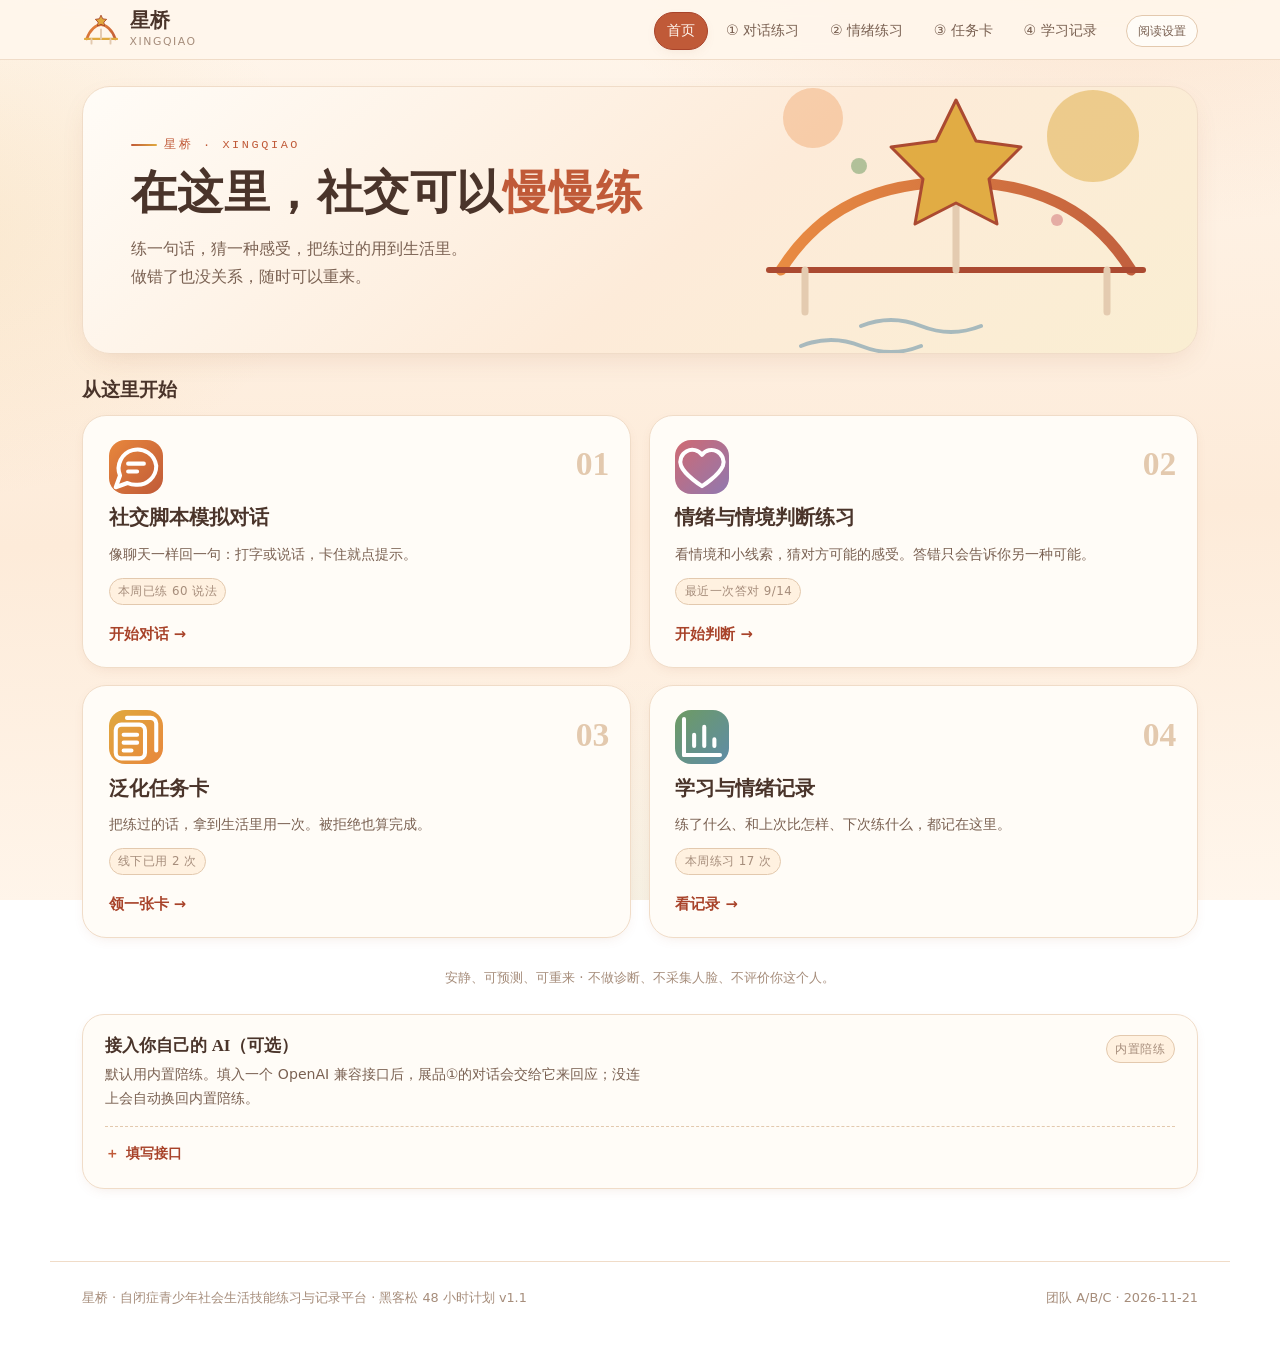
<file: frontend/index.html>
<!DOCTYPE html>
<html lang="zh-CN">
<head>
<meta charset="utf-8">
<meta name="viewport" content="width=device-width, initial-scale=1">
<title>星桥 · 社交练习</title>
<meta name="description" content="星桥：青少年社交练习小站。练一句话、猜一种感受、把练过的用到生活里。">
<script>try{var _p=JSON.parse(localStorage.getItem('xq.prefs')||'{}'),_c=[];if(_p.motion)_c.push('no-motion');if(_p.big)_c.push('big');if(_p.hc)_c.push('hc');document.documentElement.className=_c.join(' ');}catch(e){}</script>
<style>
/* ============ 星桥 · 温馨主题设计系统 ============ */
:root{
  --bg:#FFF6EC;
  --bg-2:#FDEBD9;
  --surface:#FFFCF7;
  --surface-2:#FFF1E0;
  --ink:#4A342A;
  --ink-2:#7A6152;
  --ink-3:#A68D7B;
  --line:#F0DCC8;
  --line-2:#E3C9AE;
  --terra:#C05A38;
  --terra-deep:#A8432A;
  --terra-soft:#FBE3D7;
  --apricot:#E8873C;
  --apricot-soft:#FDEBD2;
  --honey:#E0A93E;
  --honey-soft:#FAEED2;
  --sage:#6E9B62;
  --sage-deep:#4C7443;
  --sage-soft:#E4EFDD;
  --sky:#5E8CA8;
  --sky-deep:#3D6884;
  --sky-soft:#E2EDF4;
  --rose:#D06A72;
  --rose-deep:#AC4F58;
  --rose-soft:#FAE4E4;
  --lilac:#9078B0;
  --lilac-deep:#6F5890;
  --lilac-soft:#EDE6F5;
  --shadow:0 10px 30px -12px rgba(166,96,60,.22);
  --shadow-sm:0 4px 14px -6px rgba(166,96,60,.18);
  --r-lg:22px;
  --r-md:16px;
  --r-sm:11px;
  --serif:Georgia,"Noto Serif SC","Source Han Serif SC","Songti SC","STSong",serif;
  --sans:"PingFang SC","Hiragino Sans GB","Microsoft YaHei","Noto Sans SC",system-ui,-apple-system,"Segoe UI",sans-serif;
  --mono:ui-monospace,"SF Mono",Menlo,Consolas,monospace;
  --ease:cubic-bezier(.22,.8,.3,1);
  --topbar-h:118px;
}
html.hc{
  --bg:#FFFFFF;--bg-2:#F4F4F4;--surface:#FFFFFF;--surface-2:#F0F0F0;
  --ink:#141414;--ink-2:#2E2E2E;--ink-3:#4C4C4C;
  --line:#9A9A9A;--line-2:#5C5C5C;
  --terra:#9C3D1E;--terra-deep:#7C2D12;--terra-soft:#F6E3DA;
  --apricot:#B45309;--apricot-soft:#F7E8D2;
  --honey:#8A6100;--honey-soft:#F3E9CC;
  --sage:#3F6B35;--sage-deep:#2F5227;--sage-soft:#DFEBD8;
  --sky:#2C587A;--sky-deep:#1F4260;--sky-soft:#DCE9F2;
  --rose:#A33B45;--rose-deep:#822C36;--rose-soft:#F4DEDE;
  --lilac:#5E4684;--lilac-deep:#493468;--lilac-soft:#E6DEF2;
  --shadow:0 0 0 1px rgba(0,0,0,.25);--shadow-sm:0 0 0 1px rgba(0,0,0,.2);
}
*,*::before,*::after{box-sizing:border-box}
html{-webkit-text-size-adjust:100%;scroll-behavior:smooth;font-size:16px}
html.big{font-size:19px}
body{
  margin:0;min-height:100vh;color:var(--ink);
  font-family:var(--sans);line-height:1.7;
  background:
    radial-gradient(900px 500px at 88% -80px, rgba(232,135,60,.16), transparent 62%),
    radial-gradient(760px 480px at -120px 220px, rgba(224,169,62,.14), transparent 60%),
    radial-gradient(900px 600px at 50% 115%, rgba(110,155,98,.10), transparent 60%),
    linear-gradient(178deg, var(--bg) 0%, var(--bg-2) 58%, var(--bg) 100%);
  background-attachment:fixed;
  text-rendering:optimizeLegibility;
}
html.hc body{background:var(--bg)}
::selection{background:var(--honey-soft);color:var(--terra-deep)}
html.no-motion *,html.no-motion *::before,html.no-motion *::after{
  animation:none!important;transition:none!important;scroll-behavior:auto!important}
@media (prefers-reduced-motion:reduce){
  *,*::before,*::after{animation-duration:.01ms!important;transition-duration:.01ms!important}
  html{scroll-behavior:auto}
}
:where(a,button,input,select,textarea,summary,[tabindex]):focus-visible{
  outline:3px solid var(--terra);outline-offset:2px;border-radius:6px}
h1,h2,h3,h4{font-family:var(--serif);font-weight:700;line-height:1.3;margin:0;color:var(--ink)}
h1{font-size:clamp(1.7rem,3.6vw,2.5rem);letter-spacing:.01em}
h2{font-size:clamp(1.3rem,2.4vw,1.7rem)}
h3{font-size:1.16rem}
h4{font-size:1rem}
p{margin:0 0 .9em}
a{color:var(--terra-deep);text-decoration-color:var(--line-2);text-underline-offset:.2em}
a:hover{color:var(--terra);text-decoration-color:currentColor}
ul,ol{margin:0 0 .9em;padding-left:1.3em}
li{margin:.25em 0}
small{font-size:.82rem;color:var(--ink-2)}
.num{font-variant-numeric:tabular-nums;font-family:var(--mono)}
.kicker{font-family:var(--mono);font-size:.74rem;letter-spacing:.22em;text-transform:uppercase;
  color:var(--terra);margin:0 0 .7em;display:flex;align-items:center;gap:.6em}
.kicker::before{content:"";width:26px;height:2px;border-radius:2px;
  background:linear-gradient(90deg,var(--terra),var(--honey))}
.lede{color:var(--ink-2);max-width:62ch;font-size:1.02rem}
.note{font-size:.84rem;color:var(--ink-3);line-height:1.65}

/* ---- 滚动条：暖色定制 ---- */
*{scrollbar-width:thin;scrollbar-color:var(--line-2) transparent}
::-webkit-scrollbar{width:11px;height:11px}
::-webkit-scrollbar-track{background:var(--surface-2);border-radius:8px}
::-webkit-scrollbar-thumb{background:linear-gradient(180deg,var(--honey),var(--apricot));
  border-radius:8px;border:2.5px solid var(--surface-2)}
::-webkit-scrollbar-thumb:hover{background:linear-gradient(180deg,var(--apricot),var(--terra))}
::-webkit-scrollbar-corner{background:transparent}

/* ---- 顶栏 ---- */
.topbar{position:sticky;top:0;z-index:50;
  background:color-mix(in srgb, var(--bg) 88%, transparent);
  backdrop-filter:blur(10px);-webkit-backdrop-filter:blur(10px);
  border-bottom:1px solid var(--line)}
html.hc .topbar{background:var(--bg)}
.topbar-in{max-width:1180px;margin:0 auto;padding:.65rem clamp(1rem,3vw,2rem) .5rem;
  display:flex;align-items:center;gap:1rem;flex-wrap:wrap}
.brand{display:flex;align-items:center;gap:.6rem;text-decoration:none;color:var(--ink);flex:0 0 auto}
.brand svg{width:38px;height:38px;flex:0 0 auto}
.brand .bt{font-family:var(--serif);font-weight:700;font-size:1.22rem;line-height:1.15;display:block}
.brand .bs{font-size:.68rem;color:var(--ink-3);letter-spacing:.14em;display:block}
.mainnav{display:flex;gap:.3rem;flex-wrap:wrap;margin-left:auto}
.mainnav a{display:inline-flex;align-items:center;gap:.42em;padding:.42em .85em;border-radius:999px;
  font-size:.88rem;color:var(--ink-2);text-decoration:none;border:1.5px solid transparent;
  transition:all .22s var(--ease);white-space:nowrap}
.mainnav a svg{width:16px;height:16px}
.mainnav a:hover{background:var(--surface-2);color:var(--terra-deep)}
.mainnav a[aria-current="page"]{background:var(--terra);border-color:var(--terra-deep);color:#FFF8F0;
  box-shadow:var(--shadow-sm)}
html.hc .mainnav a[aria-current="page"]{color:#fff}
.a11ybar{max-width:1180px;margin:0 auto;padding:0 clamp(1rem,3vw,2rem) .55rem;
  display:flex;align-items:center;gap:.45rem;flex-wrap:wrap}
.a11ybar .lbl{font-family:var(--mono);font-size:.68rem;letter-spacing:.16em;color:var(--ink-3);
  text-transform:uppercase;margin-right:.2rem}
.a11ybar .spacer{margin-left:auto;font-size:.74rem;color:var(--ink-3)}
.a11y-btn{font:inherit;font-size:.78rem;padding:.3em .8em;border-radius:999px;cursor:pointer;
  border:1.5px solid var(--line-2);background:var(--surface);color:var(--ink-2);
  transition:all .2s var(--ease);display:inline-flex;align-items:center;gap:.4em}
.a11y-btn svg{width:14px;height:14px}
.a11y-btn:hover{border-color:var(--apricot);color:var(--terra-deep)}
.a11y-btn[aria-pressed="true"]{background:var(--sage-deep);border-color:var(--sage-deep);color:#F4FAF0}
.a11y-menu{position:relative;flex:0 0 auto}
.a11y-menu summary{list-style:none;cursor:pointer;font-size:.78rem;color:var(--ink-2);
  border:1.5px solid var(--line-2);border-radius:999px;padding:.34em .9em;background:var(--surface)}
.a11y-menu summary::-webkit-details-marker{display:none}
.a11y-menu summary:hover{border-color:var(--apricot);color:var(--terra-deep)}
.a11y-menu .pop{position:absolute;right:0;top:calc(100% + .55rem);z-index:90;min-width:10.5rem;
  background:var(--surface);border:1px solid var(--line-2);border-radius:14px;padding:.5rem;
  box-shadow:var(--shadow);display:grid;gap:.35rem}
.a11y-menu .pop .a11y-btn{justify-content:flex-start;border:0;background:transparent}
.a11y-menu .pop .a11y-btn[aria-pressed="true"]{background:var(--sage-deep);color:#F4FAF0}

/* ---- 页面骨架 ---- */
.page{max-width:1180px;margin:0 auto;padding:clamp(1.4rem,3.4vw,2.6rem) clamp(1rem,3vw,2rem) 4.5rem}
.page-head{margin-bottom:1.7rem;max-width:74ch}
.page-head h1{margin-bottom:.35em}
.head-row{display:flex;align-items:flex-end;justify-content:space-between;gap:1rem;flex-wrap:wrap}
.card{background:var(--surface);border:1px solid var(--line);border-radius:var(--r-lg);
  box-shadow:var(--shadow-sm);padding:1.35rem 1.5rem}
.card.flat{box-shadow:none}
.panel{background:var(--surface);border:1px solid var(--line);border-radius:var(--r-lg);
  box-shadow:var(--shadow);overflow:hidden}
.panel-head{display:flex;align-items:center;gap:.8rem;flex-wrap:wrap;
  padding:.95rem 1.4rem;border-bottom:1px solid var(--line);
  background:linear-gradient(120deg,var(--surface-2),var(--surface) 70%)}
.panel-head h2,.panel-head h3{font-size:1.08rem}
.panel-head .right{margin-left:auto;display:flex;gap:.5rem;align-items:center;flex-wrap:wrap}
.panel-body{padding:1.3rem 1.4rem}
.grid{display:grid;gap:1.1rem}
.g2{grid-template-columns:repeat(2,minmax(0,1fr))}
.g3{grid-template-columns:repeat(3,minmax(0,1fr))}
.g4{grid-template-columns:repeat(4,minmax(0,1fr))}
.side{display:grid;grid-template-columns:minmax(0,1.6fr) minmax(0,1fr);gap:1.1rem;align-items:start}

/* ---- 按钮 /  chips ---- */
button{font:inherit;cursor:pointer}
.btn{display:inline-flex;align-items:center;justify-content:center;gap:.5em;
  background:linear-gradient(135deg,var(--terra),var(--terra-deep));color:#FFF6EE;
  border:1px solid var(--terra-deep);padding:.62em 1.3em;border-radius:13px;font-size:.94rem;
  letter-spacing:.02em;box-shadow:var(--shadow-sm);text-decoration:none;
  transition:transform .18s var(--ease),box-shadow .18s var(--ease),filter .18s var(--ease)}
.btn svg{width:17px;height:17px}
.btn:hover{filter:brightness(1.07);transform:translateY(-1px);box-shadow:var(--shadow);color:#FFF6EE}
.btn:active{transform:translateY(1px)}
.btn:disabled{opacity:.45;cursor:default;transform:none;filter:none}
.btn-ghost{background:var(--surface);color:var(--ink-2);border:1.5px solid var(--line-2);box-shadow:none}
.btn-ghost:hover{background:var(--surface-2);color:var(--terra-deep);border-color:var(--apricot)}
.btn-sage{background:linear-gradient(135deg,var(--sage),var(--sage-deep));border-color:var(--sage-deep)}
.btn-sky{background:linear-gradient(135deg,var(--sky),var(--sky-deep));border-color:var(--sky-deep)}
.btn-sm{padding:.4em .9em;font-size:.84rem;border-radius:10px}
.btn-lg{padding:.8em 1.7em;font-size:1.02rem;border-radius:15px}
.chip{display:inline-flex;align-items:center;gap:.4em;font-size:.74rem;letter-spacing:.04em;
  padding:.22em .7em;border-radius:999px;border:1px solid var(--line-2);
  background:var(--surface);color:var(--ink-2);white-space:nowrap}
.chip svg{width:13px;height:13px}
.chip.ok{background:var(--sage-soft);border-color:var(--sage);color:var(--sage-deep)}
.chip.warn{background:var(--rose-soft);border-color:var(--rose);color:var(--rose-deep)}
.chip.info{background:var(--sky-soft);border-color:var(--sky);color:var(--sky-deep)}
.chip.hot{background:var(--apricot-soft);border-color:var(--apricot);color:var(--terra-deep)}
.chip.gold{background:var(--honey-soft);border-color:var(--honey);color:#7A5A12}
html.hc .chip.gold{color:#5C4000}
.chip.mute{background:var(--surface-2);color:var(--ink-3)}
.dot{width:9px;height:9px;border-radius:50%;display:inline-block;flex:0 0 auto}

/* ---- 开关 ---- */
.switch{display:inline-flex;align-items:center;gap:.55rem;cursor:pointer;user-select:none;font-size:.86rem;color:var(--ink-2)}
.switch input{position:absolute;opacity:0;width:1px;height:1px}
.switch .track{width:42px;height:24px;border-radius:999px;background:var(--line-2);position:relative;
  transition:background .22s var(--ease);flex:0 0 auto;border:1px solid var(--line-2)}
.switch .track::after{content:"";position:absolute;top:2px;left:2px;width:18px;height:18px;border-radius:50%;
  background:var(--surface);box-shadow:0 1px 4px rgba(90,50,20,.35);transition:transform .22s var(--ease)}
.switch input:checked + .track{background:var(--sage);border-color:var(--sage-deep)}
.switch input:checked + .track::after{transform:translateX(18px)}
.switch input:focus-visible + .track{outline:3px solid var(--terra);outline-offset:2px}

/* ---- 表单 ---- */
.field{display:flex;flex-direction:column;gap:.35rem;margin-bottom:.9rem}
.field label{font-size:.86rem;font-weight:600;color:var(--ink-2)}
.field .hint{font-size:.78rem;color:var(--ink-3)}
input[type=text],input[type=search],input[type=date],textarea,select{
  font:inherit;font-size:.92rem;color:var(--ink);background:var(--surface);
  border:1.5px solid var(--line-2);border-radius:12px;padding:.55em .85em;width:100%;
  transition:border-color .2s var(--ease),box-shadow .2s var(--ease)}
textarea{resize:vertical;min-height:76px;line-height:1.6}
input:hover,textarea:hover,select:hover{border-color:var(--apricot)}
input:focus,textarea:focus,select:focus{outline:none;border-color:var(--terra);
  box-shadow:0 0 0 3px var(--terra-soft)}
.field.invalid input,.field.invalid textarea{border-color:var(--rose)}
.field .err{font-size:.78rem;color:var(--rose-deep);display:none}
.field.invalid .err{display:block}
select{appearance:none;background-image:url("data:image/svg+xml,%3Csvg xmlns='http://www.w3.org/2000/svg' width='12' height='8'%3E%3Cpath d='M1 1l5 5 5-5' stroke='%23A8432A' stroke-width='2' fill='none' stroke-linecap='round'/%3E%3C/svg%3E");
  background-repeat:no-repeat;background-position:right .8em center;padding-right:2.2em}

/* ---- 对话气泡 ---- */
.stage{background:var(--surface);border:1px solid var(--line);border-radius:var(--r-md);
  padding:1.2rem 1.3rem}
.scene-desc{font-size:.92rem;color:var(--ink-2);margin:0 0 1rem;padding-bottom:.85rem;
  border-bottom:1.5px dashed var(--line-2)}
.scene-desc .meta{display:flex;gap:.6rem;align-items:center;flex-wrap:wrap;margin-bottom:.4rem}
.line{display:grid;grid-template-columns:auto minmax(0,1fr);gap:.7rem;margin:0 0 .85rem;align-items:start}
.line .who{font-size:.72rem;letter-spacing:.1em;padding:.5em .7em;border-radius:999px;
  background:var(--surface-2);color:var(--ink-3);border:1px solid var(--line);white-space:nowrap;margin-top:.15rem}
.line .say{padding:.7rem 1rem;border-radius:4px 18px 18px 18px;max-width:56ch;font-size:.95rem;
  background:var(--surface-2);border:1px solid var(--line)}
.line.them .say{background:var(--sky-soft);border-color:#C9DCE9;border-radius:18px 4px 18px 18px}
.line.them .who{background:var(--sky-soft);color:var(--sky-deep);border-color:#C9DCE9}
.line.mine .say{background:var(--apricot-soft);border-color:#F0D5B4}
.line.mine .who{background:var(--apricot-soft);color:var(--terra-deep);border-color:#F0D5B4}
.opts{display:grid;gap:.55rem;margin:.3rem 0 .9rem}
.opt{text-align:left;background:var(--surface);border:1.5px solid var(--line-2);
  padding:.7rem .95rem;border-radius:14px;font-size:.93rem;color:var(--ink);line-height:1.6;
  transition:all .2s var(--ease);display:block;width:100%}
.opt .tag{display:inline-flex;align-items:center;justify-content:center;width:1.5em;height:1.5em;
  border-radius:8px;background:var(--surface-2);border:1px solid var(--line-2);
  font-family:var(--mono);font-size:.72rem;color:var(--ink-2);margin-right:.6em;vertical-align:.1em}
.opt:hover:not(:disabled){border-color:var(--apricot);background:var(--apricot-soft);transform:translateX(3px)}
.opt:disabled{opacity:.45;cursor:default}
.opt.picked{opacity:1;border-color:var(--terra);background:var(--terra-soft);
  box-shadow:inset 3px 0 0 var(--terra)}
.opt.picked .tag{background:var(--terra);color:#FFF6EE;border-color:var(--terra-deep)}
.feedback{border-radius:14px;padding:.85rem 1.1rem;font-size:.92rem;margin:0 0 .9rem;
  border:1px solid var(--sage);border-left:5px solid var(--sage);background:var(--sage-soft);color:var(--ink)}
.feedback b{color:var(--sage-deep)}
.feedback.warn{border-color:var(--honey);border-left-color:var(--apricot);background:var(--honey-soft)}
.feedback.warn b{color:var(--terra-deep)}
.feedback.crisis{border-color:var(--rose);border-left-color:var(--rose-deep);background:var(--rose-soft)}
.feedback.crisis b{color:var(--rose-deep)}
.turn-actions{display:flex;gap:.6rem;flex-wrap:wrap;align-items:center}
.progress-track{height:8px;border-radius:99px;background:var(--surface-2);border:1px solid var(--line);overflow:hidden}
.progress-fill{height:100%;border-radius:99px;background:linear-gradient(90deg,var(--honey),var(--apricot),var(--terra));
  transition:width .45s var(--ease)}

/* ---- 场景选择 ---- */
.scenes{display:grid;grid-template-columns:repeat(auto-fill,minmax(168px,1fr));gap:.7rem}
.scene-btn{text-align:left;background:var(--surface);border:1.5px solid var(--line-2);
  padding:.8rem .95rem;border-radius:16px;color:var(--ink);line-height:1.5;font-size:.88rem;
  transition:all .2s var(--ease);display:block;width:100%}
.scene-btn small{display:block;margin-top:.3em;color:var(--ink-3);font-size:.76rem}
.scene-btn b{font-size:.92rem}
.scene-btn:hover{border-color:var(--apricot);transform:translateY(-2px);box-shadow:var(--shadow-sm);background:var(--surface-2)}
.scene-btn[aria-pressed="true"]{border-color:var(--terra);background:var(--terra-soft);
  box-shadow:inset 0 0 0 1.5px var(--terra)}
.scene-btn[aria-pressed="true"] b{color:var(--terra-deep)}
.scene-btn[aria-pressed="true"] svg{color:var(--terra)}

/* ---- 情绪五档量表 ---- */
.mood-scale{display:flex;gap:.5rem;flex-wrap:wrap}
.mood-btn{flex:1 1 84px;min-width:78px;background:var(--surface);border:1.5px solid var(--line-2);
  border-radius:16px;padding:.6rem .4rem .5rem;display:flex;flex-direction:column;align-items:center;gap:.3rem;
  transition:all .2s var(--ease);color:var(--ink-2)}
.mood-btn svg{width:40px;height:40px}
.mood-btn .ml{font-size:.76rem;line-height:1.3;text-align:center}
.mood-btn:hover{border-color:var(--apricot);transform:translateY(-2px);box-shadow:var(--shadow-sm)}
.mood-btn[aria-pressed="true"]{border-color:var(--terra);background:var(--terra-soft);
  box-shadow:inset 0 0 0 1.5px var(--terra);color:var(--terra-deep)}
.mood-inline{display:inline-flex;align-items:center;gap:.35em;font-size:.82rem;color:var(--ink-2)}
.mood-inline svg{width:22px;height:22px}

/* ---- 统计卡 ---- */
.stat{background:var(--surface);border:1px solid var(--line);border-radius:var(--r-md);
  padding:1rem 1.15rem;box-shadow:var(--shadow-sm);position:relative;overflow:hidden}
.stat::before{content:"";position:absolute;inset:0 auto 0 0;width:5px;
  background:linear-gradient(180deg,var(--honey),var(--terra))}
.stat.sage::before{background:linear-gradient(180deg,var(--sage),var(--sage-deep))}
.stat.sky::before{background:linear-gradient(180deg,var(--sky),var(--sky-deep))}
.stat.rose::before{background:linear-gradient(180deg,var(--rose),var(--rose-deep))}
.stat .k{font-size:.76rem;letter-spacing:.08em;color:var(--ink-3);display:flex;align-items:center;gap:.45em}
.stat .k svg{width:15px;height:15px}
.stat .v{font-family:var(--serif);font-size:1.9rem;line-height:1.15;display:block;margin:.15em 0 .1em}
.stat .v small{font-size:.9rem;font-family:var(--sans);color:var(--ink-2)}
.stat .n{font-size:.78rem;color:var(--ink-2);display:block;line-height:1.5}

/* ---- 表格 ---- */
.tbl-scroll{overflow:auto;border:1px solid var(--line);border-radius:var(--r-md);background:var(--surface);max-height:520px}
table{border-collapse:collapse;width:100%;font-size:.9rem}
caption{text-align:left;padding:.85rem 1rem .4rem;font-family:var(--serif);font-size:1.02rem}
th,td{padding:.65rem .9rem;border-bottom:1px solid var(--line);text-align:left;vertical-align:top;line-height:1.55}
thead th{position:sticky;top:0;z-index:2;background:var(--surface-2);font-size:.78rem;letter-spacing:.05em;
  color:var(--ink-2);border-bottom:1.5px solid var(--line-2);white-space:nowrap}
thead th.sortable{cursor:pointer;user-select:none}
thead th.sortable:hover{color:var(--terra-deep)}
thead th .arrow{font-size:.7em;margin-left:.3em;color:var(--terra)}
tbody tr:last-child td{border-bottom:0}
tbody tr{transition:background .15s var(--ease)}
tbody tr:hover{background:var(--apricot-soft)}
tbody tr.clickable{cursor:pointer}
td .sub{display:block;font-size:.78rem;color:var(--ink-3)}

/* ---- 标签页 ---- */
.tabs{display:inline-flex;gap:.25rem;background:var(--surface-2);border:1px solid var(--line);
  padding:.28rem;border-radius:999px}
.tabs button{border:0;background:transparent;padding:.42em 1.15em;border-radius:999px;
  font-size:.88rem;color:var(--ink-2);transition:all .2s var(--ease);display:inline-flex;gap:.45em;align-items:center}
.tabs button svg{width:16px;height:16px}
.tabs button:hover{color:var(--terra-deep)}
.tabs button[aria-selected="true"]{background:var(--surface);color:var(--terra-deep);font-weight:600;
  box-shadow:var(--shadow-sm)}

/* ---- 筛选条 ---- */
.filterbar{display:flex;gap:.55rem;align-items:center;flex-wrap:wrap;margin-bottom:1rem}
.filterbar .fchip{border:1.5px solid var(--line-2);background:var(--surface);color:var(--ink-2);
  padding:.34em .9em;border-radius:999px;font-size:.82rem;transition:all .18s var(--ease);
  display:inline-flex;align-items:center;gap:.4em}
.filterbar .fchip svg{width:14px;height:14px}
.filterbar .fchip:hover{border-color:var(--apricot);color:var(--terra-deep)}
.filterbar .fchip[aria-pressed="true"]{background:var(--terra);border-color:var(--terra-deep);color:#FFF6EE}
.filterbar .grow{flex:1 1 180px;min-width:150px;position:relative}
.filterbar .grow input{padding-left:2.2em}
.filterbar .grow svg{position:absolute;left:.7em;top:50%;transform:translateY(-50%);
  width:15px;height:15px;color:var(--ink-3);pointer-events:none}
.filterbar select{width:auto;min-width:130px;font-size:.84rem;padding:.4em 2.2em .4em .8em}

/* ---- 抽屉 / 模态 / 提示 ---- */
.scrim{position:fixed;inset:0;background:rgba(74,52,42,.38);backdrop-filter:blur(2px);
  z-index:80;opacity:0;pointer-events:none;transition:opacity .25s var(--ease)}
.scrim.open{opacity:1;pointer-events:auto}
.drawer{position:fixed;top:0;right:0;bottom:0;width:min(460px,94vw);z-index:90;
  background:var(--surface);border-left:1px solid var(--line-2);box-shadow:-18px 0 50px -20px rgba(120,60,30,.4);
  transform:translateX(105%);transition:transform .3s var(--ease);display:flex;flex-direction:column}
.drawer.open{transform:none}
.drawer-head{display:flex;align-items:center;gap:.8rem;padding:1rem 1.3rem;border-bottom:1px solid var(--line);
  background:linear-gradient(120deg,var(--surface-2),var(--surface))}
.drawer-head h3{flex:1}
.drawer-body{padding:1.2rem 1.3rem;overflow-y:auto;flex:1}
.drawer-foot{padding:.9rem 1.3rem;border-top:1px solid var(--line);display:flex;gap:.6rem;flex-wrap:wrap}
.icon-btn{width:36px;height:36px;border-radius:11px;border:1.5px solid var(--line-2);background:var(--surface);
  color:var(--ink-2);display:inline-flex;align-items:center;justify-content:center;transition:all .18s var(--ease);flex:0 0 auto}
.icon-btn svg{width:17px;height:17px}
.icon-btn:hover{border-color:var(--terra);color:var(--terra-deep);background:var(--terra-soft)}
.icon-btn.danger:hover{border-color:var(--rose);color:var(--rose-deep);background:var(--rose-soft)}
.modal-wrap{position:fixed;inset:0;z-index:95;display:flex;align-items:center;justify-content:center;
  padding:1rem;opacity:0;pointer-events:none;transition:opacity .25s var(--ease)}
.modal-wrap.open{opacity:1;pointer-events:auto}
.modal{background:var(--surface);border:1px solid var(--line-2);border-radius:var(--r-lg);
  box-shadow:0 30px 80px -20px rgba(120,60,30,.5);width:min(560px,100%);max-height:88vh;overflow-y:auto;
  transform:translateY(14px) scale(.98);transition:transform .25s var(--ease)}
.modal-wrap.open .modal{transform:none}
.modal-head{padding:1.1rem 1.4rem .8rem;display:flex;align-items:center;gap:.8rem;border-bottom:1px dashed var(--line-2)}
.modal-head h3{flex:1}
.modal-body{padding:1.1rem 1.4rem}
.modal-foot{padding:.9rem 1.4rem 1.2rem;display:flex;gap:.6rem;justify-content:flex-end;flex-wrap:wrap}
.toasts{position:fixed;bottom:1.2rem;left:50%;transform:translateX(-50%);z-index:120;
  display:flex;flex-direction:column;gap:.5rem;align-items:center;width:min(560px,94vw);pointer-events:none}
.toast{pointer-events:auto;display:flex;align-items:center;gap:.7rem;
  background:var(--ink);color:#FFF3E6;padding:.7rem 1.1rem;border-radius:14px;font-size:.88rem;
  box-shadow:0 14px 34px -10px rgba(60,35,20,.55);animation:toast-in .3s var(--ease) both;max-width:100%}
.toast svg{width:17px;height:17px;flex:0 0 auto;color:var(--honey)}
.toast .undo-btn{background:transparent;border:1.5px solid rgba(255,243,230,.5);color:#FFF3E6;
  padding:.22em .8em;border-radius:999px;font-size:.8rem;transition:all .18s var(--ease);white-space:nowrap}
.toast .undo-btn:hover{background:rgba(255,243,230,.15);border-color:#FFF3E6}
.toast.out{animation:toast-out .25s var(--ease) both}
@keyframes toast-in{from{opacity:0;transform:translateY(14px)}to{opacity:1;transform:none}}
@keyframes toast-out{to{opacity:0;transform:translateY(10px)}}

/* ---- 图表 ---- */
.chart-box{width:100%}
.chart-box svg{width:100%;height:auto;display:block}
.legend{display:flex;gap:1rem;flex-wrap:wrap;font-size:.8rem;color:var(--ink-2);margin-top:.6rem}
.legend span{display:inline-flex;align-items:center;gap:.4em}
.legend i{width:12px;height:12px;border-radius:4px;display:inline-block}
.bars-row{display:grid;grid-template-columns:minmax(72px,auto) minmax(0,1fr) auto;gap:.7rem;
  align-items:center;margin-bottom:.65rem;font-size:.86rem}
.bars-row .bl{color:var(--ink-2);text-align:right;line-height:1.35}
.bars-row .bv{font-family:var(--mono);font-size:.8rem;color:var(--ink-2);min-width:3.2em}
.bar-track{height:16px;background:var(--surface-2);border:1px solid var(--line);border-radius:99px;overflow:hidden;display:flex}
.bar-seg{height:100%;transition:width .5s var(--ease)}
.ring-wrap{display:flex;align-items:center;gap:1.1rem;flex-wrap:wrap}
.ring-wrap svg{width:112px;height:112px;flex:0 0 auto}
.ring-center{font-family:var(--serif);font-size:1.5rem;fill:var(--ink)}
.ring-sub{font-size:.62rem;fill:var(--ink-3);letter-spacing:.08em}

/* ---- 任务卡 ---- */
.task-card{background:var(--surface);border:1px solid var(--line);border-radius:var(--r-md);
  padding:1.1rem 1.25rem;box-shadow:var(--shadow-sm);display:flex;flex-direction:column;gap:.65rem;
  transition:transform .2s var(--ease),box-shadow .2s var(--ease);position:relative;overflow:hidden}
.task-card:hover{transform:translateY(-2px);box-shadow:var(--shadow)}
.task-card::before{content:"";position:absolute;top:0;left:0;right:0;height:5px;
  background:linear-gradient(90deg,var(--honey),var(--apricot),var(--terra))}
.task-card.done::before{background:linear-gradient(90deg,var(--sage),var(--sage-deep))}
.task-card .tc-top{display:flex;align-items:flex-start;gap:.7rem}
.task-card .tc-top h3{flex:1;font-size:1.02rem;line-height:1.45}
.task-card .tc-scene{display:inline-flex;align-items:center;gap:.45em;font-size:.78rem;color:var(--ink-2)}
.task-card .tc-scene svg{width:16px;height:16px}
.task-steps{display:flex;gap:.4rem;flex-wrap:wrap;font-size:.76rem;color:var(--ink-3);align-items:center}
.task-steps .st{display:inline-flex;align-items:center;gap:.35em;background:var(--surface-2);
  border:1px solid var(--line);padding:.18em .65em;border-radius:999px}
.task-steps .st.hit{background:var(--sage-soft);border-color:var(--sage);color:var(--sage-deep)}
.task-steps .ar{color:var(--line-2)}
.task-card .tc-note{font-size:.86rem;color:var(--ink-2);background:var(--surface-2);
  border-radius:10px;padding:.55rem .8rem;border:1px dashed var(--line-2)}
.task-card .tc-foot{display:flex;align-items:center;gap:.6rem;flex-wrap:wrap;margin-top:auto}
.task-card .tc-foot .due{font-size:.78rem;color:var(--ink-3);display:inline-flex;gap:.35em;align-items:center}
.task-card .tc-foot .due svg{width:14px;height:14px}
.task-card .tc-foot .grow{flex:1}

/* ---- 空状态 / 帮助卡 ---- */
.empty{display:flex;flex-direction:column;align-items:center;gap:.7rem;text-align:center;
  padding:2.4rem 1.4rem;color:var(--ink-3)}
.empty svg{width:74px;height:74px;opacity:.85}
.empty p{margin:0;font-size:.9rem;max-width:38ch}
.callout{border:1px solid var(--honey);border-left:5px solid var(--honey);background:var(--honey-soft);
  border-radius:14px;padding:.95rem 1.2rem;font-size:.9rem;margin:0 0 1.1rem}
.callout b{color:var(--terra-deep)}
.callout.sage{border-color:var(--sage);border-left-color:var(--sage-deep);background:var(--sage-soft)}
.callout.sage b{color:var(--sage-deep)}
.callout.sky{border-color:var(--sky);border-left-color:var(--sky-deep);background:var(--sky-soft)}
.callout.sky b{color:var(--sky-deep)}
.callout.rose{border-color:var(--rose);border-left-color:var(--rose-deep);background:var(--rose-soft)}
.callout.rose b{color:var(--rose-deep)}
.corpus{margin-top:1rem;padding:1rem 1.2rem;border:1px solid var(--line);border-radius:16px;
  background:var(--surface);box-shadow:var(--shadow-sm);font-size:.9rem;color:var(--ink-2);line-height:1.7}
.corpus b{color:var(--ink)}
.corpus .chip{margin:.2rem .15rem 0 0}
.rulepack{margin-top:1rem;border:1px solid var(--line);border-radius:18px;background:var(--surface);box-shadow:var(--shadow-sm)}
.rulepack summary{cursor:pointer;padding:.9rem 1.2rem;font-weight:700;font-size:.92rem;color:var(--ink);
  display:flex;align-items:center;gap:.55rem;flex-wrap:wrap;list-style:none}
.rulepack summary::-webkit-details-marker{display:none}
.rulepack summary .grow{flex:1}
.rulepack summary .tri{display:inline-block;transition:transform .2s var(--ease);color:var(--ink-3);font-size:.8rem}
.rulepack[open] summary .tri{transform:rotate(90deg)}
.rulepack[open] summary{border-bottom:1px solid var(--line)}
.rulepack .rp-body{padding:.9rem 1.2rem 1.1rem}
.rulepack .rp-grid{display:grid;grid-template-columns:repeat(auto-fit,minmax(250px,1fr));gap:.6rem}
.rulepack .rp-item{border:1px solid var(--line);border-radius:12px;padding:.65rem .8rem;background:var(--surface-2);font-size:.82rem;color:var(--ink-2)}
.rulepack .rp-item h4{font-size:.86rem;margin:0 0 .3rem;display:flex;gap:.4rem;align-items:center;color:var(--ink)}
.rulepack .rp-item p{margin:0 0 .4rem;line-height:1.55}
.rulepack .rp-item .say{color:var(--sage-deep);margin:0}
.rulepack .rp-foot{margin:.8rem 0 0;font-size:.8rem;color:var(--ink-3);line-height:1.6}
.sec-head{display:flex;align-items:baseline;gap:.7rem;flex-wrap:wrap;margin:1.9rem 0 .8rem}
.sec-head h2{font-family:var(--serif);font-size:1.18rem;margin:0}
.sec-head .note{margin:0}
.route{margin-top:1.2rem;border:1px solid var(--line);border-radius:20px;background:var(--surface);
  box-shadow:var(--shadow-sm);padding:1.1rem 1.3rem}
.route h2{font-family:var(--serif);font-size:1.05rem;margin:0 0 .3rem}
.route>p{margin:0 0 .85rem;font-size:.86rem;color:var(--ink-3)}
.route ol{margin:0;padding:0;list-style:none;display:grid;gap:.55rem;counter-reset:rt}
.route li{counter-increment:rt;display:flex;gap:.7rem;align-items:flex-start;font-size:.9rem;color:var(--ink-2);line-height:1.6}
.route li::before{content:counter(rt);flex:0 0 auto;width:1.5rem;height:1.5rem;border-radius:50%;
  display:inline-flex;align-items:center;justify-content:center;background:var(--apricot-soft);
  color:var(--terra-deep);font-weight:700;font-size:.82rem}
.route a{color:var(--terra);text-decoration:underline;text-underline-offset:2px}
.route .t{color:var(--ink-3);font-size:.78rem;margin-left:.35rem;white-space:nowrap}

/* ---- 入场动效 ---- */
@keyframes rise{from{opacity:0;transform:translateY(16px)}to{opacity:1;transform:none}}
.reveal{animation:rise .55s var(--ease) both}
.reveal.d1{animation-delay:.07s}.reveal.d2{animation-delay:.14s}
.reveal.d3{animation-delay:.21s}.reveal.d4{animation-delay:.28s}
@keyframes floaty{0%,100%{transform:translateY(0)}50%{transform:translateY(-9px)}}
.floaty{animation:floaty 5.5s ease-in-out infinite}
@keyframes glow{0%,100%{opacity:.55}50%{opacity:1}}
.glow{animation:glow 3.2s ease-in-out infinite}
@keyframes pop{0%{transform:scale(.6);opacity:0}70%{transform:scale(1.08)}100%{transform:scale(1);opacity:1}}
.pop{animation:pop .4s var(--ease) both}

/* ---- 页脚 ---- */
.foot{max-width:1180px;margin:0 auto;padding:1.6rem clamp(1rem,3vw,2rem) 2.4rem;
  border-top:1px solid var(--line);display:flex;gap:1.2rem;flex-wrap:wrap;align-items:center;
  font-size:.8rem;color:var(--ink-3)}
.foot .grow{flex:1}
.foot a{color:var(--ink-2)}

/* ---- 响应式 ---- */
@media (max-width:980px){
  .g4{grid-template-columns:repeat(2,minmax(0,1fr))}
  .g3{grid-template-columns:repeat(2,minmax(0,1fr))}
  .side{grid-template-columns:minmax(0,1fr)}
  .mainnav{margin-left:0;order:3;width:100%;overflow-x:auto;flex-wrap:nowrap;padding-bottom:.2rem}
  .topbar-in{gap:.6rem}
  .a11ybar .spacer{display:none}
}
@media (max-width:640px){
  :root{--topbar-h:150px}
  .g2,.g3,.g4{grid-template-columns:minmax(0,1fr)}
  .card,.panel-body{padding:1rem 1.05rem}
  .panel-head{padding:.8rem 1.05rem}
  .line{grid-template-columns:minmax(0,1fr)}
  .line .who{justify-self:start;margin-top:0}
  .mood-btn{flex:1 1 60px;min-width:60px}
  .mood-btn svg{width:32px;height:32px}
  .mood-btn .ml{font-size:.68rem}
  .head-row .btn{width:100%}
  .brand .bs{display:none}
  .tbl-scroll{max-height:420px}
  th,td{padding:.55rem .65rem;font-size:.84rem}
}
@media print{
  .topbar,.a11ybar,.toasts,.drawer,.scrim,.modal-wrap,.no-print{display:none!important}
  body{background:#fff}
  .page{max-width:none;padding:0}
  .card,.panel,.stat{box-shadow:none;break-inside:avoid}
  .tbl-scroll{max-height:none;overflow:visible}
  a{color:inherit;text-decoration:none}
}
.hero{position:relative;overflow:hidden;border:1px solid var(--line);border-radius:28px;
  background:linear-gradient(140deg,var(--surface) 0%,var(--bg-2) 55%,var(--honey-soft) 100%);
  box-shadow:var(--shadow);padding:clamp(1.6rem,4vw,3rem);margin-bottom:1.4rem}
.hero .inner{max-width:640px;position:relative;z-index:2}
.hero .art{position:absolute;right:clamp(-40px,2vw,40px);top:50%;transform:translateY(-50%);
  width:min(430px,52%);opacity:.96;pointer-events:none}
.hero .art svg{width:100%;height:auto;display:block}
.hero .prin{display:flex;gap:.5rem;flex-wrap:wrap;margin-top:1.2rem}
.hero .prin .chip{background:rgba(255,252,247,.75)}
.exgrid{display:grid;grid-template-columns:repeat(2,minmax(0,1fr));gap:1.1rem}
.excard{position:relative;background:var(--surface);border:1px solid var(--line);border-radius:24px;
  box-shadow:var(--shadow-sm);padding:1.5rem 1.6rem 1.3rem;display:flex;flex-direction:column;gap:.7rem;
  transition:transform .22s var(--ease),box-shadow .22s var(--ease);text-decoration:none;color:var(--ink)}
.excard:hover{transform:translateY(-4px);box-shadow:var(--shadow);color:var(--ink)}
.excard .no{position:absolute;top:1.2rem;right:1.3rem;font-family:var(--serif);font-size:2.1rem;
  color:var(--line-2);font-weight:700}
.excard .ico{width:54px;height:54px;border-radius:16px;display:flex;align-items:center;justify-content:center;color:#fff}
.excard h2{font-size:1.22rem;margin:0}
.excard p{font-size:.9rem;color:var(--ink-2);margin:0;flex:1}
.excard .stats{display:flex;gap:.5rem;flex-wrap:wrap;font-size:.8rem}
.excard .stats .chip{background:var(--surface-2)}
.excard .go{margin-top:.3rem;display:inline-flex;align-items:center;gap:.45em;color:var(--terra-deep);font-weight:600;font-size:.92rem}
.prin-grid{display:grid;grid-template-columns:repeat(3,minmax(0,1fr));gap:1.1rem;margin-top:1.1rem}
.prin-card{background:var(--surface);border:1px solid var(--line);border-radius:20px;padding:1.2rem 1.3rem;
  display:flex;gap:.8rem;align-items:flex-start;box-shadow:var(--shadow-sm)}
.prin-card .ico{width:42px;height:42px;border-radius:13px;display:flex;align-items:center;justify-content:center;flex:0 0 auto}
.prin-card h3{font-size:1rem;margin-bottom:.25em}
.prin-card p{font-size:.85rem;color:var(--ink-2);margin:0}
.ai-setup{margin-top:1.6rem;background:var(--surface);border:1px solid var(--line);border-radius:22px;
  box-shadow:var(--shadow-sm);padding:1.25rem 1.4rem}
.ai-head{display:flex;gap:1rem;align-items:flex-start;justify-content:space-between;flex-wrap:wrap}
.ai-head h2{font-size:1.06rem;margin:0 0 .3em}
.ai-head p{font-size:.88rem;color:var(--ink-2);margin:0;max-width:60ch}
.ai-details{margin-top:.95rem;border-top:1.5px dashed var(--line-2);padding-top:.75rem}
.ai-details summary{cursor:pointer;list-style:none;font-size:.88rem;font-weight:600;color:var(--terra-deep);
  display:inline-flex;align-items:center;gap:.45em;padding:.15em 0}
.ai-details summary::-webkit-details-marker{display:none}
.ai-details summary::before{content:"＋";font-weight:700;color:var(--terra)}
.ai-details[open] summary::before{content:"－"}
.ai-form{display:grid;gap:.8rem;margin-top:.9rem;max-width:640px}
.ai-form .field{margin:0}
.ai-form input[type=url],.ai-form input[type=password]{font:inherit;font-size:.9rem;color:var(--ink);
  background:var(--surface);border:1.5px solid var(--line-2);border-radius:12px;padding:.55em .85em;width:100%;
  transition:border-color .2s var(--ease),box-shadow .2s var(--ease)}
.ai-form input[type=url]:hover,.ai-form input[type=password]:hover{border-color:var(--apricot)}
.ai-form input[type=url]:focus,.ai-form input[type=password]:focus{outline:none;border-color:var(--terra);
  box-shadow:0 0 0 3px var(--terra-soft)}
.ai-presets{display:flex;gap:.45rem;flex-wrap:wrap;align-items:center}
.ai-preset{font:inherit;font-size:.8rem;padding:.3em .75em;border-radius:999px;cursor:pointer;
  background:var(--surface-2);border:1px solid var(--line-2);color:var(--ink-2)}
.ai-preset:hover{border-color:var(--apricot);color:var(--terra-deep);background:var(--apricot-soft)}
.ai-actions{display:flex;gap:.7rem;align-items:center;flex-wrap:wrap}
.ai-actions .note{max-width:46ch}
.ai-form .note{font-size:.78rem;color:var(--ink-3);margin:0}
@media (max-width:900px){
  .hero .art{display:none}
  .exgrid,.prin-grid{grid-template-columns:minmax(0,1fr)}
}
</style>
</head>
<body data-page="home">
<div id="topbar"></div>

<main class="page" style="padding-top:1.6rem">

  <section class="hero reveal" aria-label="星桥展厅">
    <div class="inner">
      <p class="kicker">星桥 · XINGQIAO</p>
      <h1 style="font-size:clamp(1.9rem,4.4vw,2.9rem)">在这里，社交可以<b style="color:var(--terra)">慢慢练</b></h1>
      <p class="lede" style="margin-top:.7rem">练一句话，猜一种感受，把练过的用到生活里。<br>做错了也没关系，随时可以重来。</p>
    </div>
    <div class="art" aria-hidden="true">
      <svg viewBox="0 0 430 300">
        <defs>
          <linearGradient id="h-sky" x1="0" y1="0" x2="0" y2="1">
            <stop offset="0" stop-color="var(--honey-soft)"/><stop offset="1" stop-color="var(--bg-2)"/></linearGradient>
          <linearGradient id="h-bridge" x1="0" y1="0" x2="1" y2="0">
            <stop offset="0" stop-color="var(--apricot)"/><stop offset="1" stop-color="var(--terra)"/></linearGradient>
        </defs>
        <circle cx="352" cy="66" r="46" fill="var(--honey)" opacity=".5" class="glow"/>
        <circle cx="72" cy="48" r="30" fill="var(--apricot)" opacity=".32" class="glow"/>
        <circle cx="118" cy="96" r="8" fill="var(--sage)" opacity=".55" class="floaty"/>
        <circle cx="316" cy="150" r="6" fill="var(--rose)" opacity=".5" class="floaty" style="animation-delay:-2s"/>
        <path d="M40 200c40-64 100-88 175-88s135 24 175 88" fill="none" stroke="url(#h-bridge)" stroke-width="11" stroke-linecap="round"/>
        <path d="M28 200h374" stroke="var(--terra-deep)" stroke-width="6" stroke-linecap="round"/>
        <path d="M64 200v42M215 112v88M366 200v42" stroke="var(--line-2)" stroke-width="7" stroke-linecap="round"/>
        <path d="m215 30 20 41 45 6-32 32 8 45-41-21-41 21 8-45-32-32 45-6z" fill="var(--honey)" stroke="var(--terra-deep)" stroke-width="3" stroke-linejoin="round" class="floaty"/>
        <path d="M120 256c20-8 40-8 60 0s40 8 60 0M60 276c20-8 40-8 60 0s40 8 60 0" stroke="var(--sky)" stroke-width="4" fill="none" stroke-linecap="round" opacity=".55"/>
      </svg>
    </div>
  </section>

  <div class="sec-head reveal d1" style="margin-top:1.5rem">
    <h2>从这里开始</h2>
  </div>

  <section class="exgrid" aria-label="四个展品">
    <a class="excard reveal d1" href="展品1-社交脚本对话.html">
      <span class="no">01</span>
      <span class="ico" data-ico="chat" style="background:linear-gradient(135deg,var(--apricot),var(--terra))"></span>
      <h2>社交脚本模拟对话</h2>
      <p>像聊天一样回一句：打字或说话，卡住就点提示。</p>
      <div class="stats"><span class="chip mute" id="st-ex1"></span></div>
      <span class="go">开始对话 →</span>
    </a>
    <a class="excard reveal d2" href="展品2-情绪情境练习.html">
      <span class="no">02</span>
      <span class="ico" data-ico="heart" style="background:linear-gradient(135deg,var(--rose),var(--lilac))"></span>
      <h2>情绪与情境判断练习</h2>
      <p>看情境和小线索，猜对方可能的感受。答错只会告诉你另一种可能。</p>
      <div class="stats"><span class="chip mute" id="st-ex2"></span></div>
      <span class="go">开始判断 →</span>
    </a>
    <a class="excard reveal d3" href="展品3-泛化任务卡.html">
      <span class="no">03</span>
      <span class="ico" data-ico="cards" style="background:linear-gradient(135deg,var(--honey),var(--apricot))"></span>
      <h2>泛化任务卡</h2>
      <p>把练过的话，拿到生活里用一次。被拒绝也算完成。</p>
      <div class="stats"><span class="chip mute" id="st-ex3"></span></div>
      <span class="go">领一张卡 →</span>
    </a>
    <a class="excard reveal d4" href="展品4-学习与情绪记录.html">
      <span class="no">04</span>
      <span class="ico" data-ico="chart" style="background:linear-gradient(135deg,var(--sage),var(--sky))"></span>
      <h2>学习与情绪记录</h2>
      <p>练了什么、和上次比怎样、下次练什么，都记在这里。</p>
      <div class="stats"><span class="chip mute" id="st-ex4"></span></div>
      <span class="go">看记录 →</span>
    </a>
  </section>

  <p class="note reveal d3" style="margin:1.8rem 0 0;text-align:center">安静、可预测、可重来 · 不做诊断、不采集人脸、不评价你这个人。</p>

  <section class="ai-setup reveal d4" aria-label="自选 AI 接口">
    <div class="ai-head">
      <div>
        <h2>接入你自己的 AI（可选）</h2>
        <p>默认用内置陪练。填入一个 OpenAI 兼容接口后，展品①的对话会交给它来回应；没连上会自动换回内置陪练。</p>
      </div>
      <span class="chip mute" id="ai-state">内置陪练</span>
    </div>
    <details class="ai-details" id="ai-details">
      <summary>填写接口</summary>
      <div class="ai-form">
        <label class="switch" for="ai-on"><input type="checkbox" id="ai-on"><span class="track"></span>在展品①使用这个 AI</label>
        <div class="field">
          <label for="ai-url">接口地址</label>
          <input id="ai-url" type="url" inputmode="url" placeholder="https://api.deepseek.com/chat/completions" spellcheck="false">
        </div>
        <div class="field">
          <label for="ai-key">API Key</label>
          <input id="ai-key" type="password" placeholder="sk-…（本地模型可留空）" autocomplete="off" spellcheck="false">
        </div>
        <div class="field">
          <label for="ai-model">模型名</label>
          <input id="ai-model" type="text" placeholder="deepseek-chat" spellcheck="false">
        </div>
        <div class="ai-presets">
          <span class="note">常用：</span>
          <button type="button" class="ai-preset" data-url="https://api.deepseek.com/chat/completions" data-model="deepseek-chat">DeepSeek</button>
          <button type="button" class="ai-preset" data-url="https://api.openai.com/v1/chat/completions" data-model="gpt-4o-mini">OpenAI</button>
          <button type="button" class="ai-preset" data-url="http://localhost:11434/v1/chat/completions" data-model="qwen2.5:7b">本地 Ollama</button>
        </div>
        <div class="ai-actions">
          <button type="button" class="btn btn-ghost btn-sm" id="ai-test">测试连接</button>
          <span class="note" id="ai-msg" role="status" aria-live="polite"></span>
        </div>
        <p class="note">只保存在这台浏览器里，对话时直接发给你填的地址；本站不中转、不记录 Key。接口需要允许浏览器直接访问（CORS）。</p>
      </div>
    </details>
  </section>
</main>

<footer class="foot">
  <span class="grow">星桥 · 自闭症青少年社会生活技能练习与记录平台 · 黑客松 48 小时计划 v1.1</span>
  <span>团队 A/B/C · 2026-11-21</span>
</footer>

<script>
/* ============ 星桥 · 共享脚本：数据层 / 组件 / 无障碍 ============ */
(function(){
"use strict";
const XQ = window.XQ = {};

/* ---------- 图标库（内联 SVG，离线可用） ---------- */
const P = (d, extra) => `<svg viewBox="0 0 24 24" fill="none" stroke="currentColor" stroke-width="1.8" stroke-linecap="round" stroke-linejoin="round" aria-hidden="true" ${extra||''}>${d}</svg>`;
XQ.icons = {
  home: P('<path d="M3 10.5 12 3l9 7.5"/><path d="M5 9.5V21h14V9.5"/><path d="M9.5 21v-6h5v6"/>'),
  chat: P('<path d="M21 11.5a8.4 8.4 0 0 1-9 8.4 8.9 8.9 0 0 1-3.8-.8L3 21l1.9-5.2A8.4 8.4 0 1 1 21 11.5z"/><path d="M8.5 10.5h7M8.5 14h4"/>'),
  heart: P('<path d="M12 20.5s-7.5-4.7-9.3-9A5.3 5.3 0 0 1 12 6.6a5.3 5.3 0 0 1 9.3 4.8c-1.8 4.4-9.3 9.1-9.3 9.1z"/>'),
  cards: P('<rect x="3" y="6.5" width="13" height="15" rx="2.5"/><path d="M8 3.5h10.5A2.5 2.5 0 0 1 21 6v12"/><path d="M6.5 11h6M6.5 14.5h6M6.5 18h3.5"/>'),
  chart: P('<path d="M4 20V4"/><path d="M4 20h16"/><path d="M8.5 16v-5M13 16V7.5M17.5 16v-3"/>'),
  arrowR: P('<path d="M4 12h15"/><path d="m13 6 6 6-6 6"/>'),
  arrowL: P('<path d="M20 12H5"/><path d="m11 6-6 6 6 6"/>'),
  check: P('<path d="m4.5 12.5 5 5 10-11"/>'),
  x: P('<path d="M6 6l12 12M18 6 6 18"/>'),
  undo: P('<path d="M4 9h11a5.5 5.5 0 0 1 0 11h-4"/><path d="m8 5-4 4 4 4"/>'),
  download: P('<path d="M12 3v12"/><path d="m7 10.5 5 5 5-5"/><path d="M4 20h16"/>'),
  print: P('<path d="M7 8V3h10v5"/><rect x="3.5" y="8" width="17" height="9" rx="2"/><path d="M7 14h10v7H7z"/>'),
  search: P('<circle cx="10.5" cy="10.5" r="6.5"/><path d="m15.5 15.5 5 5"/>'),
  plus: P('<path d="M12 5v14M5 12h14"/>'),
  trash: P('<path d="M4 7h16"/><path d="M9 7V4h6v3"/><path d="M6.5 7 7.5 21h9L17.5 7"/><path d="M10 11v6M14 11v6"/>'),
  eye: P('<path d="M2.5 12S6 5.5 12 5.5 21.5 12 21.5 12 18 18.5 12 18.5 2.5 12 2.5 12z"/><circle cx="12" cy="12" r="3"/>'),
  bulb: P('<path d="M9 18h6"/><path d="M10 21h4"/><path d="M12 3a6.5 6.5 0 0 0-4 11.6c.8.7 1.3 1.5 1.5 2.4h5c.2-.9.7-1.7 1.5-2.4A6.5 6.5 0 0 0 12 3z"/>'),
  phone: P('<path d="M5 3.5h4l1.5 5-2.5 1.5a12 12 0 0 0 6 6L15.5 13.5l5 1.5v4a2 2 0 0 1-2.2 2A17.5 17.5 0 0 1 3 5.7 2 2 0 0 1 5 3.5z"/>'),
  book: P('<path d="M4 4.5A2.5 2.5 0 0 1 6.5 2H20v17H6.5A2.5 2.5 0 0 0 4 21.5z"/><path d="M4 19.5A2.5 2.5 0 0 1 6.5 17H20"/><path d="M8.5 6.5h7M8.5 10h5"/>'),
  tray: P('<path d="M3 13h18"/><path d="M5 13a7 7 0 0 1 14 0"/><path d="M4 17h16"/><path d="M12 6V4"/>'),
  hand: P('<path d="M8 11V5.5a1.5 1.5 0 0 1 3 0V11"/><path d="M11 10.5V4.5a1.5 1.5 0 0 1 3 0V11"/><path d="M14 10.5v-4a1.5 1.5 0 0 1 3 0V14a7 7 0 0 1-7 7h-.8a6 6 0 0 1-4.7-2.3L3 15.5a1.6 1.6 0 0 1 2.4-2L8 16"/>'),
  users: P('<circle cx="9" cy="8" r="3.5"/><path d="M2.5 20a6.5 6.5 0 0 1 13 0"/><path d="M16 5a3.5 3.5 0 0 1 0 7"/><path d="M17.5 14.5a6.5 6.5 0 0 1 4 5.5"/>'),
  door: P('<path d="M13 3H5v18h8"/><path d="M13 3l6 2v14l-6 2z"/><circle cx="15.8" cy="12" r=".9" fill="currentColor"/>'),
  clock: P('<circle cx="12" cy="12" r="8.5"/><path d="M12 7v5l3.5 2"/>'),
  star: P('<path d="m12 3 2.7 5.6 6.1.8-4.5 4.3 1.1 6.1L12 17l-5.4 2.8 1.1-6.1L3.2 9.4l6.1-.8z"/>'),
  play: P('<path d="M7 4.5v15l12-7.5z"/>'),
  refresh: P('<path d="M20 11a8 8 0 1 0-2.3 6.3"/><path d="M20 4.5V11h-6.5"/>'),
  pause: P('<path d="M9 5v14M15 5v14"/>'),
  exit: P('<path d="M14 4h5v16h-5"/><path d="M10 8l-4 4 4 4"/><path d="M6 12h9"/>'),
  filter: P('<path d="M3.5 5h17l-6.5 8v6l-4 2v-8z"/>'),
  info: P('<circle cx="12" cy="12" r="8.5"/><path d="M12 11v5.5"/><circle cx="12" cy="7.8" r=".9" fill="currentColor"/>'),
  shield: P('<path d="M12 3 5 5.5v6c0 4.5 3 7.7 7 9.5 4-1.8 7-5 7-9.5v-6z"/><path d="m9 12 2 2 4-4.5"/>'),
  sparkle: P('<path d="M12 3.5 13.8 9l5.7 1.8-5.7 1.8L12 18.5l-1.8-5.9L4.5 10.8 10.2 9z"/><path d="M19 16.5l.8 2.2 2.2.8-2.2.8-.8 2.2-.8-2.2-2.2-.8 2.2-.8z"/>'),
  calendar: P('<rect x="3.5" y="5" width="17" height="16" rx="2.5"/><path d="M3.5 10h17M8 3v4M16 3v4"/>'),
  send: P('<path d="M21 3 10.5 13.5"/><path d="M21 3 14 21l-3.5-7.5L3 10z"/>'),
  type: P('<path d="M4 7V5h16v2"/><path d="M12 5v14"/><path d="M9 19h6"/>'),
  contrast: P('<circle cx="12" cy="12" r="8.5"/><path d="M12 3.5v17a8.5 8.5 0 0 0 0-17z" fill="currentColor"/>'),
  moon: P('<path d="M20 14.5A8.5 8.5 0 0 1 9.5 4a8.5 8.5 0 1 0 10.5 10.5z"/>'),
  flag: P('<path d="M5 21V4"/><path d="M5 4.5h13l-2.5 4 2.5 4H5"/>'),
  pencil: P('<path d="m4 20 1-4L16.5 4.5a2.1 2.1 0 0 1 3 3L8 19z"/><path d="m14.5 6.5 3 3"/>'),
  target: P('<circle cx="12" cy="12" r="8.5"/><circle cx="12" cy="12" r="4.5"/><circle cx="12" cy="12" r="1" fill="currentColor"/>'),
  leaf: P('<path d="M4 20C4 10 10 4 20 4c0 10-6 16-16 16z"/><path d="M4 20c4-6 8-9 12-11"/>'),
};
XQ.icon = (n) => XQ.icons[n] || '';
XQ.logoSVG = `<svg viewBox="0 0 48 48" aria-hidden="true">
  <defs><linearGradient id="xq-lg" x1="0" y1="0" x2="1" y2="1">
    <stop offset="0" stop-color="var(--apricot)"/><stop offset="1" stop-color="var(--terra)"/></linearGradient></defs>
  <path d="M6 34c4-12 12-18 18-18s14 6 18 18" fill="none" stroke="url(#xq-lg)" stroke-width="3.4" stroke-linecap="round"/>
  <path d="M4 34h40" stroke="var(--honey)" stroke-width="3" stroke-linecap="round"/>
  <path d="M12 34v6M24 22v12M36 34v6" stroke="var(--line-2)" stroke-width="2.4" stroke-linecap="round"/>
  <path d="m24 4 2.2 4.6 5 .7-3.6 3.5.9 5-4.5-2.4-4.5 2.4.9-5-3.6-3.5 5-.7z" fill="var(--honey)" stroke="var(--terra-deep)" stroke-width="1.1" stroke-linejoin="round"/>
</svg>`;

/* ---------- 场景与情绪元数据 ---------- */
XQ.SCENES = [
  {id:'directions',   title:'向路人问去书店的路', short:'问路',   icon:'flag',  color:'var(--apricot)', deep:'var(--terra-deep)'},
  {id:'rejected', title:'被拒绝之后怎么回应',     short:'被拒绝后', icon:'door',  color:'var(--rose)',    deep:'var(--rose-deep)'},
  {id:'apologize',title:'在食堂不小心撞到别人',   short:'食堂道歉', icon:'tray',  color:'var(--honey)',   deep:'#7A5A12'},
  {id:'question', title:'课堂上向老师提问',       short:'课堂提问', icon:'hand',  color:'var(--sky)',     deep:'var(--sky-deep)'},
  {id:'join',     title:'加入同学的聊天',         short:'加入聊天', icon:'users', color:'var(--sage)',    deep:'var(--sage-deep)'},
  {id:'call',     title:'打电话向老师请假',       short:'电话请假', icon:'phone', color:'var(--lilac)',   deep:'var(--lilac-deep)'},
  {id:'explain',  title:'别人误解自闭症时，试着解释', short:'解释误解', icon:'chat', color:'var(--sky)', deep:'var(--sky-deep)'},
];
XQ.scene = id => XQ.SCENES.find(s=>s.id===id) || XQ.SCENES[0];
XQ.MOODS = [
  {v:1,label:'很不安',  color:'var(--rose)',   soft:'var(--rose-soft)'},
  {v:2,label:'有点不安',color:'var(--apricot)',soft:'var(--apricot-soft)'},
  {v:3,label:'还好',    color:'var(--honey)',  soft:'var(--honey-soft)'},
  {v:4,label:'比较平静',color:'var(--sage)',   soft:'var(--sage-soft)'},
  {v:5,label:'很平静',  color:'var(--sage-deep)',soft:'var(--sage-soft)'},
];
XQ.mood = v => XQ.MOODS[Math.max(0,Math.min(4,Math.round((v||3)-1)))];
XQ.faceSVG = function(v){
  const m = XQ.mood(v);
  const eyes = v===5
    ? '<path d="M14 19c1.2-1.6 3.4-1.6 4.6 0M25.4 19c1.2-1.6 3.4-1.6 4.6 0" stroke="var(--ink)" stroke-width="2" fill="none" stroke-linecap="round"/>'
    : '<circle cx="16.2" cy="19" r="1.9" fill="var(--ink)"/><circle cx="27.8" cy="19" r="1.9" fill="var(--ink)"/>';
  const brow = v<=2 ? '<path d="M13 13.6l5 1.6M31 13.6l-5 1.6" stroke="var(--ink)" stroke-width="1.8" stroke-linecap="round"/>' : '';
  const mouth = {
    1:'<path d="M16 30c2.4-2.6 5-2.6 8 0" stroke="var(--ink)" stroke-width="2.2" fill="none" stroke-linecap="round" transform="rotate(180 20 29)"/>',
    2:'<path d="M16.5 29.5c2.2-1.6 4.8-1.6 7 0" stroke="var(--ink)" stroke-width="2.2" fill="none" stroke-linecap="round" transform="rotate(180 20 29)"/>',
    3:'<path d="M16.5 28.5h7" stroke="var(--ink)" stroke-width="2.2" stroke-linecap="round"/>',
    4:'<path d="M16 27.5c2.4 2.4 5.6 2.4 8 0" stroke="var(--ink)" stroke-width="2.2" fill="none" stroke-linecap="round"/>',
    5:'<path d="M15.5 27c2.8 3.2 6.2 3.2 9 0" stroke="var(--ink)" stroke-width="2.2" fill="none" stroke-linecap="round"/>',
  }[v] || '';
  const blush = v>=4 ? '<circle cx="11.5" cy="24.5" r="2.4" fill="var(--rose)" opacity=".28"/><circle cx="32.5" cy="24.5" r="2.4" fill="var(--rose)" opacity=".28"/>' : '';
  return `<svg viewBox="0 0 44 44" aria-hidden="true"><circle cx="22" cy="22" r="19" fill="${m.soft}" stroke="${m.color}" stroke-width="2"/>${brow}${eyes}${mouth}${blush}</svg>`;
};
XQ.moodInline = v => `<span class="mood-inline">${XQ.faceSVG(v)}${XQ.mood(v).label}</span>`;

/* ---------- 工具 ---------- */
XQ.uid = () => Date.now().toString(36) + Math.random().toString(36).slice(2,7);
XQ.esc = s => String(s==null?'':s).replace(/[&<>"']/g, c => ({'&':'&amp;','<':'&lt;','>':'&gt;','"':'&quot;',"'":'&#39;'}[c]));
const pad = n => String(n).padStart(2,'0');
XQ.fmtDT = ts => { const d=new Date(ts); return `${pad(d.getMonth()+1)}-${pad(d.getDate())} ${pad(d.getHours())}:${pad(d.getMinutes())}`; };
XQ.fmtD  = ts => { const d=new Date(ts); return `${d.getMonth()+1}月${d.getDate()}日`; };
XQ.dayKey = ts => { const d=new Date(ts); return `${pad(d.getMonth()+1)}-${pad(d.getDate())}`; };
XQ.weekAgo = ts => Date.now()-ts < 7*864e5;
XQ.fmtSecs = s => s<60 ? `${s}秒` : `${Math.floor(s/60)}分${pad(s%60)}秒`;
XQ.downloadCSV = function(name, rows){
  const q = v => `"${String(v==null?'':v).replace(/"/g,'""')}"`;
  const csv = '\uFEFF' + rows.map(r=>r.map(q).join(',')).join('\r\n');
  const a = document.createElement('a');
  a.href = URL.createObjectURL(new Blob([csv],{type:'text/csv;charset=utf-8'}));
  a.download = name; document.body.appendChild(a); a.click();
  setTimeout(()=>{URL.revokeObjectURL(a.href); a.remove();},400);
};

/* ---------- 数据层（localStorage，合成数据种子） ---------- */
const KEY='xq.store.v1';
function lcg(seed){ let s=seed>>>0; return ()=> (s=(s*1664525+1013904223)>>>0)/4294967296; }
const SAY_POOL = {
  directions:{ok:['阿姨您好，打扰一下，请问最近的书店怎么走？','路口左转，经过奶茶店和菜市场再直走，对吗？','谢谢阿姨，我记住了，路上注意车。'],
          warn:['喂，书店在哪？','就那个书店。','（站在那里，等她先开口）']},
  rejected:{ok:['那明天可以借我吗？','好，第一节下课我来找你。谢谢。','没关系，我再问问别人。'],
          warn:['为什么别人可以借你就不行？','好吧。（之后不理他）','你故意的吧。']},
  apologize:{ok:['对不起，撞到你了。我帮你拿纸巾。','纸巾给你，要不要去擦一下？','抱歉，我没注意到后面有人。'],
          warn:['（装作没发生，走开）','我不是故意的。','对不起对不起对不起……']},
  question:{ok:['老师，这一步我没听懂，能再讲一遍吗？','谢谢老师，我明白了。','老师，我想确认一下作业是第几题。'],
          warn:['（一直举手不说话）','这题你讲错了。','（不问，课后抄别人的）']},
  join:{ok:['你们在聊什么？听起来很有意思。','食堂新出的炸鸡排，我也想试试。','明天中午一起去，可以吗？'],
          warn:['（直接坐下，一直盯着看）','你们聊的都没意思。','（插话：我跟你们说我的事……）']},
  call:{ok:['老师您好，我是小明。我发烧了，想请一天假。','好的，谢谢老师，老师再见。','我明天把作业补交给您。'],
          warn:['喂。（不说话）','我不来上学了。','（没等老师说完就挂断）']},
  explain:{ok:['不是你的问题，是我戴着耳机没听见。','教室太吵，我需要缓一下，不是不想理你。','你下次拍我一下，我就知道了。'],
          warn:['（低头不说话）','我又没做错什么。','（摘下耳机走开）']},
};
function seedStore(){
  const rnd = lcg(20261121);
  const pick = arr => arr[Math.floor(rnd()*arr.length)];
  const now = Date.now();
  const at = (daysAgo,h,m) => { const d=new Date(now-daysAgo*864e5); d.setHours(h,m,0,0); return d.getTime(); };
  const sessions=[]; const plan=[
    ['directions',12,4],['rejected',11,3],['directions',10,4],['apologize',9,3],['join',8,2],
    ['rejected',7,4],['question',6,3],['join',5,2],['directions',5,4],['apologize',4,4],
    ['join',3,2],['rejected',3,4],['question',2,4],['call',2,3],['join',1,3],
    ['directions',1,5],['rejected',0,4],['question',0,4],
  ];
  plan.forEach(([sid,daysAgo,mood],i)=>{
    const hard = sid==='join'||sid==='call';
    const nT = 5; const turns=[];
    for(let t=0;t<nT;t++){
      const ok = rnd() < (hard?0.45:0.72) - (daysAgo>7?-0.12:0);
      const kind = ok?'ok':'warn';
      turns.push({tag:ok?'A':pick(['B','C']), say:pick(SAY_POOL[sid][kind]), kind});
    }
    sessions.push({id:'seed-s'+i, sceneId:sid, ts:at(daysAgo, 16+Math.floor(rnd()*4), Math.floor(rnd()*60)),
      turns, ok:turns.filter(t=>t.kind==='ok').length, warn:turns.filter(t=>t.kind==='warn').length,
      mood, secs:150+Math.floor(rnd()*240), completed:true, source:'合成示例'});
  });
  const quizRuns=[]; const EMOS=['开心','难过','生气','害怕','紧张','尴尬','失望','平静'];
  [[12,14,9,6400,3],[9,12,8,5800,3],[6,14,10,5100,4],[3,10,8,4600,4],[1,14,11,4200,5]].forEach(([d,total,correct,rt,mood],i)=>{
    const items=[];
    for(let k=0;k<total;k++){
      const emo=pick(EMOS); const ok = k<correct;
      items.push({emotion:emo, choice: ok?emo:pick(EMOS.filter(e=>e!==emo)), correct:ok, rtMs:rt+Math.floor(rnd()*2600)-1300});
    }
    quizRuns.push({id:'seed-q'+i, ts:at(d,17+Math.floor(rnd()*3),Math.floor(rnd()*60)), total, correct,
      avgRt:Math.round(items.reduce((a,b)=>a+b.rtMs,0)/total), items, mood, source:'合成示例'});
  });
  const tasks=[
    {id:'seed-t1', sceneId:'apologize', title:'本周在食堂，向一位同学说一句礼貌的话', note:'可以是借过、谢谢或对不起。说出一句就算完成，不用长谈。', issuedAt:at(10,9,0), due:at(3,20,0), status:'done',
      checkins:[{ts:at(6,12,40), note:'打饭时跟前面的同学说了「你先请」，他笑了一下。', mood:4}], source:'合成示例'},
    {id:'seed-t2', sceneId:'directions', title:'向路人问一次路（去书店、公交站都行）', note:'用练习过的开头：先打招呼、说清去哪，再复述一遍路线确认。没问清也算完成打卡。', issuedAt:at(9,9,0), due:at(2,20,0), status:'done',
      checkins:[{ts:at(4,16,20), note:'问了去公交站的路，还复述了一遍，对方说“对，就这么走”。', mood:5}], source:'合成示例'},
    {id:'seed-t3', sceneId:'join', title:'课间向正在聊天的同学说一句话', note:'先听一会儿，再问「你们在聊什么」，比如聊食堂新出的炸鸡排。不要求加入整段聊天。', issuedAt:at(5,9,0), due:at(-2,20,0), status:'active', checkins:[], source:'合成示例'},
    {id:'seed-t4', sceneId:'question', title:'这周在课堂上向老师提一个问题', note:'提前把问题写在纸上，举手后照着念也可以。', issuedAt:at(4,9,0), due:at(-3,20,0), status:'active', checkins:[], source:'合成示例'},
    {id:'seed-t5', sceneId:'call', title:'给家人打一个电话，说清一件事', note:'先在心里排好顺序：我是谁、什么事、需要对方做什么。', issuedAt:at(2,9,0), due:at(-5,20,0), status:'active', checkins:[], source:'合成示例'},
    {id:'seed-t6', sceneId:'rejected', title:'如果被拒绝，试着说一句「没关系」', note:'这周遇到任何一次被拒绝都可以打卡，包括线上练习里的。', issuedAt:at(1,9,0), due:at(-6,20,0), status:'active', checkins:[], source:'合成示例'},
    {id:'seed-t7', sceneId:'explain', title:'被误会时，用一句话解释自己', note:'先说“不是你的问题”，再说清自己的情况，最后给一个下次的办法。一句就够。', issuedAt:at(0,9,0), due:at(-6,20,0), status:'active', checkins:[], source:'合成示例'},
  ];
  return {v:1, seededAt:now, sessions, quizRuns, tasks};
}
XQ.get = function(){
  try{
    const raw = localStorage.getItem(KEY);
    if(raw){ const s = JSON.parse(raw); if(s && s.v===1) return s; }
  }catch(e){}
  const s = seedStore();
  try{ localStorage.setItem(KEY, JSON.stringify(s)); }catch(e){}
  return s;
};
XQ.save = s => { try{ localStorage.setItem(KEY, JSON.stringify(s)); }catch(e){} window.dispatchEvent(new CustomEvent('xq-store')); };
XQ.update = fn => { const s=XQ.get(); fn(s); XQ.save(s); return s; };
XQ.onStore = cb => {
  window.addEventListener('xq-store', cb);
  window.addEventListener('storage', e=>{ if(e.key===KEY) cb(); });
};
XQ.events = function(s){
  s = s || XQ.get();
  const ev=[];
  s.sessions.forEach(x=>ev.push({type:'dialogue', ts:x.ts, sceneId:x.sceneId, ref:x,
    label:XQ.scene(x.sceneId).short, detail:`${x.turns.length} 回合 · 完整 ${x.ok} / 需猜测 ${x.warn}`}));
  s.quizRuns.forEach(x=>ev.push({type:'quiz', ts:x.ts, sceneId:null, ref:x,
    label:'情绪情境练习', detail:`${x.total} 题 · 答对 ${x.correct} · 平均 ${(x.avgRt/1000).toFixed(1)} 秒`}));
  s.tasks.forEach(t=>t.checkins.forEach(c=>ev.push({type:'checkin', ts:c.ts, sceneId:t.sceneId, ref:{task:t,checkin:c},
    label:XQ.scene(t.sceneId).short+' · 线下', detail:c.note})));
  return ev.sort((a,b)=>b.ts-a.ts);
};
XQ.onlineCount = (s,sid) => s.sessions.filter(x=>x.sceneId===sid).length;
XQ.offlineCount = (s,sid) => s.tasks.filter(t=>t.sceneId===sid).reduce((a,t)=>a+t.checkins.length,0);

/* ---------- 顶栏 + 无障碍 ---------- */
const NAV=[
  {href:'index.html', label:'首页', icon:'home', page:'home'},
  {href:'展品1-社交脚本对话.html', label:'① 对话练习', icon:'chat', page:'ex1'},
  {href:'展品2-情绪情境练习.html', label:'② 情绪练习', icon:'heart', page:'ex2'},
  {href:'展品3-泛化任务卡.html', label:'③ 任务卡', icon:'cards', page:'ex3'},
  {href:'展品4-学习与情绪记录.html', label:'④ 学习记录', icon:'chart', page:'ex4'},
];
XQ.pref = {
  read(){ try{ return JSON.parse(localStorage.getItem('xq.prefs')||'{}'); }catch(e){ return {}; } },
  write(p){ try{ localStorage.setItem('xq.prefs', JSON.stringify(p)); }catch(e){} }
};
XQ.mountTopbar = function(){
  const host = document.getElementById('topbar');
  if(!host) return;
  const cur = document.body.dataset.page;
  const p = XQ.pref.read();
  host.className='topbar';
  host.innerHTML = `
    <div class="topbar-in">
      <a class="brand" href="index.html">${XQ.logoSVG}
        <span><span class="bt">星桥</span><span class="bs">XINGQIAO</span></span></a>
      <nav class="mainnav" aria-label="页面导航">
        ${NAV.map(n=>`<a href="${n.href}" ${n.page===cur?'aria-current="page"':''}>${n.label}</a>`).join('')}
      </nav>
      <details class="a11y-menu">
        <summary>阅读设置</summary>
        <div class="pop" role="group" aria-label="阅读设置">
          <button type="button" class="a11y-btn" id="xq-motion" aria-pressed="${!!p.motion}">关闭动效</button>
          <button type="button" class="a11y-btn" id="xq-big" aria-pressed="${!!p.big}">大字号</button>
          <button type="button" class="a11y-btn" id="xq-hc" aria-pressed="${!!p.hc}">高对比</button>
        </div>
      </details>
    </div>`;
  const root=document.documentElement;
  const apply=()=>{ root.classList.toggle('no-motion',!!p.motion); root.classList.toggle('big',!!p.big); root.classList.toggle('hc',!!p.hc); };
  apply();
  [['xq-motion','motion'],['xq-big','big'],['xq-hc','hc']].forEach(([id,k])=>{
    document.getElementById(id).addEventListener('click', e=>{
      p[k]=!p[k]; XQ.pref.write(p); apply();
      e.currentTarget.setAttribute('aria-pressed', String(!!p[k]));
    });
  });
};

/* ---------- 提示条（含撤销） ---------- */
XQ.toast = function(msg, opts){
  opts = opts||{};
  let host=document.querySelector('.toasts');
  if(!host){ host=document.createElement('div'); host.className='toasts'; host.setAttribute('aria-live','polite'); document.body.appendChild(host); }
  while(host.children.length>=3) host.firstChild.remove();
  const t=document.createElement('div'); t.className='toast';
  t.innerHTML = `${XQ.icon(opts.icon||'check')}<span>${XQ.esc(msg)}</span>`;
  let timer;
  const dismiss=()=>{ clearTimeout(timer); t.classList.add('out'); setTimeout(()=>t.remove(),260); };
  if(opts.undo){
    const b=document.createElement('button'); b.type='button'; b.className='undo-btn'; b.textContent='撤销';
    b.addEventListener('click',()=>{ opts.undo(); dismiss(); XQ.toast('已撤销',{icon:'undo'}); });
    t.appendChild(b);
  }
  host.appendChild(t);
  timer=setTimeout(dismiss, opts.undo?6500:3200);
  return dismiss;
};

/* ---------- 抽屉 / 模态 ---------- */
function trapFocus(box, e){
  if(e.key!=='Tab') return;
  const f=[...box.querySelectorAll('a[href],button:not(:disabled),input,select,textarea,[tabindex]:not([tabindex="-1"])')].filter(x=>x.offsetParent!==null);
  if(!f.length) return;
  const first=f[0], last=f[f.length-1];
  if(e.shiftKey && document.activeElement===first){ e.preventDefault(); last.focus(); }
  else if(!e.shiftKey && document.activeElement===last){ e.preventDefault(); first.focus(); }
}
XQ.drawer = function({title, body, foot}){
  document.querySelectorAll('.xq-drawer,.xq-scrim-d').forEach(n=>n.remove());
  const prev=document.activeElement;
  const scrim=document.createElement('div'); scrim.className='scrim xq-scrim-d open';
  const d=document.createElement('aside'); d.className='drawer xq-drawer open'; d.setAttribute('role','dialog'); d.setAttribute('aria-modal','true'); d.setAttribute('aria-label',title);
  d.innerHTML=`<div class="drawer-head"><h3>${XQ.esc(title)}</h3>
    <button type="button" class="icon-btn xq-close" aria-label="关闭详情">${XQ.icon('x')}</button></div>
    <div class="drawer-body">${body}</div>${foot?`<div class="drawer-foot">${foot}</div>`:''}`;
  document.body.append(scrim,d);
  const close=()=>{ d.classList.remove('open'); scrim.classList.remove('open');
    setTimeout(()=>{d.remove();scrim.remove();},300);
    document.removeEventListener('keydown',onKey); if(prev&&prev.focus) prev.focus(); };
  const onKey=e=>{ if(e.key==='Escape') close(); trapFocus(d,e); };
  document.addEventListener('keydown',onKey);
  scrim.addEventListener('click',close);
  d.querySelector('.xq-close').addEventListener('click',close);
  d.querySelector('.xq-close').focus();
  return {close, el:d};
};
XQ.modal = function({title, body, foot}){
  document.querySelectorAll('.xq-modal-wrap').forEach(n=>n.remove());
  const prev=document.activeElement;
  const w=document.createElement('div'); w.className='modal-wrap xq-modal-wrap open';
  w.innerHTML=`<div class="modal" role="dialog" aria-modal="true" aria-label="${XQ.esc(title)}">
    <div class="modal-head"><h3>${XQ.esc(title)}</h3>
    <button type="button" class="icon-btn xq-close" aria-label="关闭">${XQ.icon('x')}</button></div>
    <div class="modal-body">${body}</div>${foot?`<div class="modal-foot">${foot}</div>`:''}</div>`;
  document.body.appendChild(w);
  const close=()=>{ w.classList.remove('open'); setTimeout(()=>w.remove(),280);
    document.removeEventListener('keydown',onKey); if(prev&&prev.focus) prev.focus(); };
  const onKey=e=>{ if(e.key==='Escape') close(); trapFocus(w,e); };
  document.addEventListener('keydown',onKey);
  w.addEventListener('click',e=>{ if(e.target===w) close(); });
  w.querySelector('.xq-close').addEventListener('click',close);
  const f=w.querySelector('textarea,input,select,button:not(.xq-close)'); if(f) f.focus();
  return {close, el:w};
};

/* ---------- 情绪量表组件 ---------- */
XQ.moodScale = function(host, onPick, selected){
  host.innerHTML = XQ.MOODS.map(m=>`
    <button type="button" class="mood-btn" data-v="${m.v}" aria-pressed="${selected===m.v}" aria-label="情绪自评：${m.label}">
      ${XQ.faceSVG(m.v)}<span class="ml">${m.label}</span></button>`).join('');
  host.querySelectorAll('.mood-btn').forEach(b=>b.addEventListener('click',()=>{
    host.querySelectorAll('.mood-btn').forEach(x=>x.setAttribute('aria-pressed','false'));
    b.setAttribute('aria-pressed','true');
    onPick(+b.dataset.v);
  }));
};

/* ---------- 图表（SVG，用 CSS 变量以兼容高对比） ---------- */
XQ.ringSVG = function(pct, center, sub){
  const r=46, c=2*Math.PI*r, off=c*(1-Math.max(0,Math.min(1,pct)));
  return `<svg viewBox="0 0 112 112" role="img" aria-label="${XQ.esc(center)} ${XQ.esc(sub||'')}">
    <circle cx="56" cy="56" r="${r}" fill="none" stroke="var(--surface-2)" stroke-width="11"/>
    <circle cx="56" cy="56" r="${r}" fill="none" stroke="var(--sage)" stroke-width="11" stroke-linecap="round"
      stroke-dasharray="${c.toFixed(1)}" stroke-dashoffset="${off.toFixed(1)}" transform="rotate(-90 56 56)"/>
    <text x="56" y="55" text-anchor="middle" class="ring-center">${XQ.esc(center)}</text>
    <text x="56" y="72" text-anchor="middle" class="ring-sub">${XQ.esc(sub||'')}</text></svg>`;
};
XQ.pairBarsSVG = function(rows, opts){
  opts=opts||{};
  const W=660, H=250, padL=40, padB=44, padT=18, padR=12;
  const max=Math.max(4, ...rows.map(r=>Math.max(r.a,r.b)));
  const step=Math.ceil(max/4); const top=step*4;
  const iw=W-padL-padR, ih=H-padT-padB;
  const gw=iw/rows.length, bw=Math.min(30, gw/3.2);
  let g='';
  for(let i=0;i<=4;i++){
    const y=padT+ih-ih*i/4;
    g+=`<line x1="${padL}" y1="${y}" x2="${W-padR}" y2="${y}" stroke="var(--line)" stroke-width="1" ${i===0?'':'stroke-dasharray="3 5"'}/>
        <text x="${padL-8}" y="${y+4}" text-anchor="end" font-size="10" fill="var(--ink-3)">${step*i}</text>`;
  }
  rows.forEach((r,i)=>{
    const cx=padL+gw*i+gw/2;
    const ha=ih*r.a/top, hb=ih*r.b/top;
    g+=`<rect x="${cx-bw-3}" y="${padT+ih-ha}" width="${bw}" height="${Math.max(ha,r.a?2:0)}" rx="5" fill="var(--apricot)"/>
        <rect x="${cx+3}" y="${padT+ih-hb}" width="${bw}" height="${Math.max(hb,r.b?2:0)}" rx="5" fill="var(--sage)"/>
        <text x="${cx-bw/2-3}" y="${padT+ih-ha-5}" text-anchor="middle" font-size="11" font-weight="700" fill="var(--terra-deep)">${r.a}</text>
        <text x="${cx+bw/2+3}" y="${padT+ih-hb-5}" text-anchor="middle" font-size="11" font-weight="700" fill="var(--sage-deep)">${r.b}</text>
        <text x="${cx}" y="${H-padB+18}" text-anchor="middle" font-size="11.5" fill="var(--ink-2)">${XQ.esc(r.label)}</text>`;
  });
  return `<div class="chart-box"><svg viewBox="0 0 ${W} ${H}" role="img" aria-label="${XQ.esc(opts.aria||'线上练习与线下使用次数对比柱状图')}">${g}</svg>
    <div class="legend"><span><i style="background:var(--apricot)"></i>${XQ.esc(opts.aLabel||'线上练习（次）')}</span>
    <span><i style="background:var(--sage)"></i>${XQ.esc(opts.bLabel||'线下使用（次）')}</span></div></div>`;
};
XQ.lineSVG = function(points, opts){
  opts=opts||{};
  const W=660,H=190,padL=34,padR=14,padT=16,padB=30;
  const iw=W-padL-padR, ih=H-padT-padB;
  const min=1,max=5;
  const x=i=>padL+(points.length<2?iw/2:iw*i/(points.length-1));
  const y=v=>padT+ih-ih*(v-min)/(max-min);
  let grid='';
  for(let v=min;v<=max;v++){
    grid+=`<line x1="${padL}" y1="${y(v)}" x2="${W-padR}" y2="${y(v)}" stroke="var(--line)" stroke-width="1" stroke-dasharray="${v===3?'':'3 5'}"/>
      <text x="${padL-7}" y="${y(v)+4}" text-anchor="end" font-size="9.5" fill="var(--ink-3)">${v}</text>`;
  }
  const path=points.map((p,i)=>`${i?'L':'M'}${x(i).toFixed(1)},${y(p.v).toFixed(1)}`).join(' ');
  const area=path+` L${x(points.length-1).toFixed(1)},${padT+ih} L${x(0).toFixed(1)},${padT+ih} Z`;
  const dots=points.map((p,i)=>`<circle cx="${x(i).toFixed(1)}" cy="${y(p.v).toFixed(1)}" r="3.6" fill="${XQ.mood(p.v).color}" stroke="var(--surface)" stroke-width="1.6"><title>${XQ.esc(p.label)}：${XQ.mood(p.v).label}</title></circle>`).join('');
  const labels=points.map((p,i)=> (points.length<=8 || i%Math.ceil(points.length/7)===0 || i===points.length-1)
    ? `<text x="${x(i).toFixed(1)}" y="${H-8}" text-anchor="middle" font-size="9.5" fill="var(--ink-3)">${XQ.esc(p.label)}</text>`:'').join('');
  return `<div class="chart-box"><svg viewBox="0 0 ${W} ${H}" role="img" aria-label="${XQ.esc(opts.aria||'情绪平静度趋势折线图，1 很不安到 5 很平静')}">
    <defs><linearGradient id="xq-mood-g" x1="0" y1="0" x2="0" y2="1">
      <stop offset="0" stop-color="var(--honey)" stop-opacity=".38"/><stop offset="1" stop-color="var(--honey)" stop-opacity="0"/></linearGradient></defs>
    ${grid}<path d="${area}" fill="url(#xq-mood-g)"/><path d="${path}" fill="none" stroke="var(--terra)" stroke-width="2.6" stroke-linecap="round" stroke-linejoin="round"/>${dots}${labels}</svg></div>`;
};
XQ.stackRows = function(rows){
  const max=Math.max(1,...rows.map(r=>r.ok+r.warn));
  return rows.map(r=>{
    const tot=r.ok+r.warn;
    return `<div class="bars-row"><span class="bl">${XQ.esc(r.label)}</span>
      <span class="bar-track" role="img" aria-label="${XQ.esc(r.label)}：信息完整 ${r.ok} 次，需要猜测 ${r.warn} 次">
        <span class="bar-seg" style="width:${(r.ok/max*100).toFixed(1)}%;background:var(--sage)"></span>
        <span class="bar-seg" style="width:${(r.warn/max*100).toFixed(1)}%;background:var(--apricot)"></span>
      </span><span class="bv">${tot}</span></div>`;
  }).join('') + `<div class="legend"><span><i style="background:var(--sage)"></i>信息完整的说法</span>
    <span><i style="background:var(--apricot)"></i>对方需要猜测的说法</span></div>`;
};

/* ---------- 启动 ---------- */
document.addEventListener('DOMContentLoaded', ()=>{ XQ.mountTopbar(); XQ.get(); });
})();
try{
  document.querySelectorAll('[data-ico]').forEach(el=>{ el.innerHTML=XQ.icon(el.dataset.ico); });
  const s=XQ.get();
  const wk=evs=>evs.filter(e=>XQ.weekAgo(e.ts));
  const sessions=s.sessions;
  const weekSessions=wk(sessions);
  const turns=weekSessions.reduce((a,x)=>a+x.turns.length,0);
  $x('st-ex1').textContent=turns?`本周已练 ${turns} 说法`:'还没有练习';
  const runs=s.quizRuns;
  $x('st-ex2').textContent=runs.length?`最近一次答对 ${runs[0].correct}/${runs[0].total}`:'还没有练习';
  const off=s.tasks.reduce((a,t)=>a+t.checkins.length,0);
  $x('st-ex3').textContent=off?`线下已用 ${off} 次`:'还没有打卡';
  $x('st-ex4').textContent=weekSessions.length?`本周练习 ${wk(XQ.events(s)).length} 次`:'等第一条记录';
}catch(e){}
/* ---------- 自选 AI 设置 ---------- */
(function(){
  const K='xq.ai.v1', $=id=>document.getElementById(id);
  const msg=$('ai-msg'), state=$('ai-state'), details=$('ai-details');
  let cfg={on:false,url:'',key:'',model:''};
  try{ Object.assign(cfg, JSON.parse(localStorage.getItem(K)||'{}')); }catch(e){}
  const ready=()=>!!(cfg.url && cfg.model);
  function syncState(){
    state.textContent = cfg.on ? (ready()? '已开启 · '+cfg.model : '已开启，信息未填全') : '内置陪练';
    state.className = 'chip ' + (cfg.on&&ready() ? 'ok' : 'mute');
  }
  function fill(){
    $('ai-on').checked=!!cfg.on;
    $('ai-url').value=cfg.url||'';
    $('ai-key').value=cfg.key||'';
    $('ai-model').value=cfg.model||'';
    syncState();
  }
  function save(){
    try{ localStorage.setItem(K, JSON.stringify(cfg)); }catch(e){}
    syncState();
  }
  function say(text, ok){
    msg.textContent=text;
    msg.style.color = ok===false ? 'var(--rose-deep)' : (ok? 'var(--sage-deep)':'var(--ink-3)');
  }
  fill();
  if(cfg.on && !ready()) details.open=true;

  $('ai-url').addEventListener('input',e=>{ cfg.url=e.target.value.trim(); save(); });
  $('ai-key').addEventListener('input',e=>{ cfg.key=e.target.value.trim(); save(); });
  $('ai-model').addEventListener('input',e=>{ cfg.model=e.target.value.trim(); save(); });
  $('ai-on').addEventListener('change',e=>{
    if(e.target.checked && !ready()){
      e.target.checked=false; cfg.on=false; save();
      details.open=true; say('先填好接口地址和模型名，再开启。', false);
      return;
    }
    cfg.on=e.target.checked; save();
    say(cfg.on?'已开启。展品①的对话会用这个 AI。':'已关闭，改回内置陪练。', cfg.on);
  });
  document.querySelectorAll('.ai-preset').forEach(b=>b.addEventListener('click',()=>{
    cfg.url=b.dataset.url; cfg.model=b.dataset.model;
    $('ai-url').value=cfg.url; $('ai-model').value=cfg.model;
    save(); $('ai-key').focus();
    say('已填入地址和模型，再补上 Key。', true);
  }));
  $('ai-test').addEventListener('click', async ()=>{
    if(!ready()){ details.open=true; say('先填好接口地址和模型名。', false); return; }
    save();
    const btn=$('ai-test'); btn.disabled=true; btn.textContent='正在测试…';
    say('正在连接…');
    const ctrl=new AbortController();
    const timer=setTimeout(()=>ctrl.abort(), 15000);
    try{
      const r=await fetch(cfg.url,{
        method:'POST',
        headers:Object.assign({'Content-Type':'application/json'}, cfg.key?{Authorization:'Bearer '+cfg.key}:{}),
        body:JSON.stringify({model:cfg.model,messages:[{role:'user',content:'只回复“连接成功”四个字'}],max_tokens:20,temperature:0}),
        signal:ctrl.signal
      });
      if(!r.ok) throw new Error('HTTP '+r.status);
      const d=await r.json();
      const t=((d.choices&&d.choices[0]&&d.choices[0].message&&d.choices[0].message.content)||'').trim();
      say(t? '连接成功，可以回展品①试一句。' : '接通了，但模型没有返回文字。', true);
    }catch(err){
      let text;
      if(err && err.name==='AbortError') text='连接超时，检查地址或网络。';
      else if(err && /^HTTP /.test(err.message||'')) text='没连上：接口返回 '+err.message.replace('HTTP ','')+'。';
      else if(err && err.name==='SyntaxError') text='没连上：接口返回的不是标准 JSON。';
      else text='没连上：地址不对，或对方不允许浏览器直接访问（CORS）。';
      say(text, false);
    }finally{
      clearTimeout(timer); btn.disabled=false; btn.textContent='测试连接';
    }
  });
})();

function $x(id){return document.getElementById(id);}
</script>
</body>
</html>
</file>
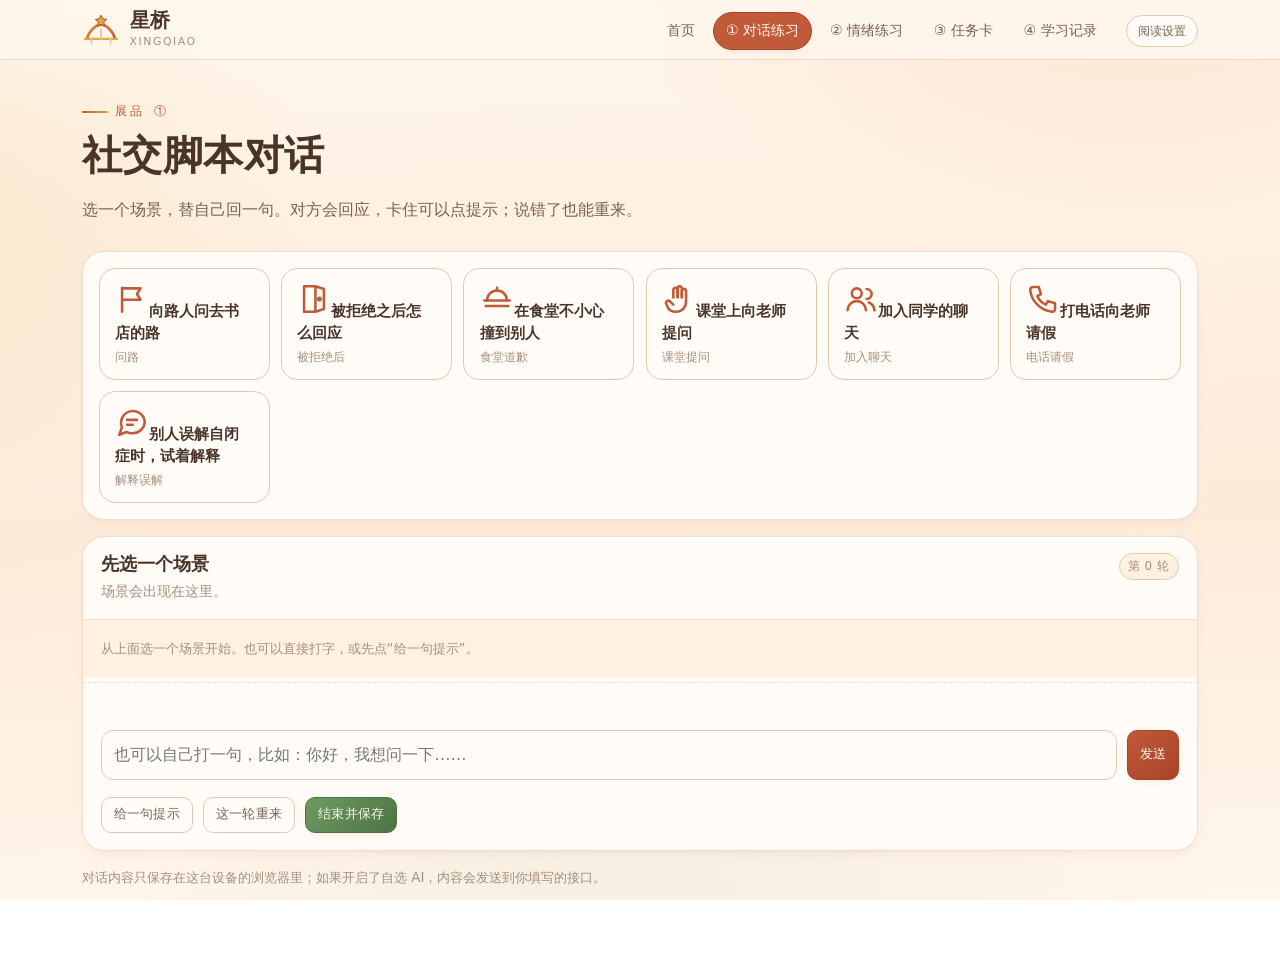
<file: frontend/展品1-社交脚本对话.html>
<!DOCTYPE html>
<html lang="zh-CN">
<head>
<meta charset="utf-8">
<meta name="viewport" content="width=device-width, initial-scale=1">
<title>社交脚本对话 · 星桥</title>
<link rel="stylesheet" href="assets/xq.css">
<style>
.scene-btn svg{width:34px;height:34px;color:var(--terra)}
.chat-card{padding:0;overflow:hidden;margin-top:1rem}
.chat-head{display:flex;justify-content:space-between;gap:1rem;align-items:flex-start;
  padding:1rem 1.15rem;border-bottom:1px solid var(--line);flex-wrap:wrap}
.chat-head h2{font-size:1.15rem;margin:0 0 .2rem}
.chat-head p{margin:0;color:var(--ink-3);font-size:.85rem}
.messages{display:grid;gap:.65rem;padding:1.1rem;max-height:48vh;overflow:auto;background:var(--surface-2)}
.msg{max-width:80%;padding:.7rem .9rem;border-radius:14px;line-height:1.6;font-size:.94rem}
.msg.them{background:var(--surface);border:1px solid var(--line);justify-self:start;border-bottom-left-radius:4px}
.msg.me{background:var(--terra-soft);border:1px solid var(--apricot);justify-self:end;border-bottom-right-radius:4px}
.msg .who{display:block;font-size:.7rem;color:var(--ink-3);margin-bottom:.2em;letter-spacing:.04em}
.opts{display:grid;gap:.55rem;padding:1rem 1.1rem;border-top:1px dashed var(--line)}
.opt{text-align:left;background:var(--surface);border:1.5px solid var(--line-2);border-radius:12px;
  padding:.7rem .85rem;line-height:1.55;font-size:.92rem;cursor:pointer}
.opt:hover{border-color:var(--apricot);background:var(--surface-2)}
.opt .tag{font-size:.7rem;color:var(--ink-3);margin-right:.4em}
.composer{display:flex;gap:.6rem;padding:0 1.1rem 1.1rem;flex-wrap:wrap}
.composer input{flex:1 1 220px;border:1.5px solid var(--line-2);border-radius:12px;padding:.65rem .8rem;
  font:inherit;background:var(--surface);color:var(--ink)}
.composer input:focus{outline:2px solid var(--apricot);outline-offset:1px}
.summary{display:none;padding:1.1rem;border-top:1px solid var(--line);background:var(--sage-soft)}
.summary.on{display:block}
.summary h3{margin:0 0 .4rem;font-size:1rem}
.actions{display:flex;gap:.6rem;flex-wrap:wrap;padding:0 1.1rem 1.1rem}
@media(max-width:640px){.msg{max-width:92%}.messages{max-height:none}}
</style>
</head>
<body data-page="ex1">
<div id="topbar"></div>
<main class="page">
  <div class="page-head">
    <p class="kicker">展品 ①</p>
    <h1>社交脚本对话</h1>
    <p class="lede">选一个场景，替自己回一句。对方会回应，卡住可以点提示；说错了也能重来。</p>
  </div>

  <section class="card" style="padding:1rem" aria-label="选择场景">
    <div class="scenes" id="scene-list"></div>
  </section>

  <section class="chat-card card" aria-label="对话练习">
    <div class="chat-head">
      <div>
        <h2 id="scene-title">先选一个场景</h2>
        <p id="scene-note">场景会出现在这里。</p>
      </div>
      <span class="chip mute" id="turn-chip">第 0 轮</span>
    </div>
    <div class="messages" id="messages" aria-live="polite"></div>
    <div class="opts" id="options"></div>
    <div class="composer">
      <label for="free" class="sr-only">自己说一句</label>
      <input id="free" type="text" autocomplete="off" placeholder="也可以自己打一句，比如：你好，我想问一下……" maxlength="200">
      <button type="button" class="btn btn-sm" id="send">发送</button>
    </div>
    <div class="actions">
      <button type="button" class="btn btn-ghost btn-sm" id="hint">给一句提示</button>
      <button type="button" class="btn btn-ghost btn-sm" id="reset">这一轮重来</button>
      <button type="button" class="btn btn-sage btn-sm" id="finish">结束并保存</button>
    </div>
    <div class="summary" id="summary" aria-live="polite">
      <h3 id="summary-title">这一轮结束了</h3>
      <p id="summary-text"></p>
      <p style="margin:.4rem 0 .6rem">结束前，给自己此刻的平静程度打个分（可不选）：</p>
      <div class="mood-row" id="mood"></div>
    </div>
  </section>

  <p class="note" style="margin-top:1rem">对话内容只保存在这台设备的浏览器里；如果开启了自选 AI，内容会发送到你填写的接口。</p>
</main>

<script src="assets/xq.js"></script>
<script>
(function(){
  'use strict';
  const $ = id => document.getElementById(id);
  const sceneList = $('scene-list'), messages = $('messages'), options = $('options');
  const title = $('scene-title'), note = $('scene-note'), turnChip = $('turn-chip');
  const free = $('free'), sendBtn = $('send'), hintBtn = $('hint');
  const summary = $('summary'), summaryTitle = $('summary-title'), summaryText = $('summary-text');

  const START = {
    directions:{them:'（你在路口，看到一位阿姨正要过马路）', hint:'先打招呼，再说清要去哪里。'},
    rejected:{them:'同学说：“今天不行，我自己要用。”', hint:'先接受这次拒绝，再给一个替代方案。'},
    apologize:{them:'（你端着餐盘转身，撞到了后面同学的手臂）', hint:'先道歉，再给一个具体帮助。'},
    question:{them:'（老师刚讲完一道题，你还没听懂）', hint:'说清哪一步没懂，再请老师讲一遍。'},
    join:{them:'（几个同学在聊食堂新出的炸鸡排）', hint:'先听一会儿，再问一句“你们在聊什么”。'},
    call:{them:'（你要给老师打电话请假，电话接通了）', hint:'先说你是谁，再说请什么假。'},
    explain:{them:'同学说：“你怎么总是不理人？”', hint:'先说明不是对方的问题，再说自己的情况。'}
  };

  const OPTS = {
    directions:[
      {tag:'A',kind:'ok',say:'阿姨您好，打扰一下，请问最近的书店怎么走？'},
      {tag:'B',kind:'warn',say:'喂，书店在哪？'},
      {tag:'C',kind:'ok',say:'谢谢阿姨，我记住了，路上注意车。'}
    ],
    rejected:[
      {tag:'A',kind:'ok',say:'那明天可以借我吗？'},
      {tag:'B',kind:'warn',say:'为什么别人可以借你就不行？'},
      {tag:'C',kind:'ok',say:'没关系，我再问问别人。'}
    ],
    apologize:[
      {tag:'A',kind:'ok',say:'对不起，撞到你了。我帮你拿纸巾。'},
      {tag:'B',kind:'warn',say:'我不是故意的。'},
      {tag:'C',kind:'ok',say:'纸巾给你，要不要去擦一下？'}
    ],
    question:[
      {tag:'A',kind:'ok',say:'老师，这一步我没听懂，能再讲一遍吗？'},
      {tag:'B',kind:'warn',say:'这题你讲错了。'},
      {tag:'C',kind:'ok',say:'老师，我想确认一下作业是第几题。'}
    ],
    join:[
      {tag:'A',kind:'ok',say:'你们在聊什么？听起来很有意思。'},
      {tag:'B',kind:'warn',say:'你们聊的都没意思。'},
      {tag:'C',kind:'ok',say:'食堂新出的炸鸡排，我也想试试。'}
    ],
    call:[
      {tag:'A',kind:'ok',say:'老师您好，我是小明。我发烧了，想请一天假。'},
      {tag:'B',kind:'warn',say:'我不来上学了。'},
      {tag:'C',kind:'ok',say:'好的，谢谢老师，老师再见。'}
    ],
    explain:[
      {tag:'A',kind:'ok',say:'不是你的问题，是我戴着耳机没听见。'},
      {tag:'B',kind:'warn',say:'我又没做错什么。'},
      {tag:'C',kind:'ok',say:'教室太吵，我需要缓一下，不是不想理你。'}
    ]
  };

  const REPLIES = {
    directions:{ok:['阿姨停下脚步，指了指前面：“一直走，到第二个路口左转。”','她放慢语速又说了一遍，你听清了。'],warn:['阿姨皱了下眉：“你说什么？”','她没听清，转身走了。']},
    rejected:{ok:['他想了想：“明天可以，你第一节下课来找我。”','“行，那明天给你。”'],warn:['“……随便你怎么想。”','他没再说话，走开了。']},
    apologize:{ok:['“没事没事，就一点。”他接过纸巾擦了擦。','“真的没关系，你别紧张。”'],warn:['他看了你一眼，没说话，走开了。','“你至少说句对不起吧。”']},
    question:{ok:['老师点点头：“哪一步没懂？我再讲一遍。”','“好，我们再看一下这一步。”'],warn:['老师停了一下：“你先听我讲完。”','“这个问题下课再说。”']},
    join:{ok:['“我们在聊食堂新出的炸鸡排，你要不要一起？”','“你也觉得好吃吗？明天一起去？”'],warn:['他们停了一下，继续聊自己的。','“我们没聊什么。”']},
    call:{ok:['“好的，我知道了，你好好休息，作业不急。”','“行，我记一下，明天让同学帮你带作业。”'],warn:['“你先说清楚你是谁。”','“你这样说我听不明白。”']},
    explain:{ok:['“哦，原来是这样，我还以为你不想理我。”','“那你下次拍我一下就行。”'],warn:['“你总是这样。”','他看了你一眼，没再问。']}
  };

  const AI_SYS = '你是星桥社交练习里的“对方”，不是教练。只用一句自然的中文回应，最多两句；不要评价用户、不要解释规则、不要用第三人称描述，也不要给建议。不诊断、不说教、不给医疗建议、不要求眼神接触。';

  let sceneId = null, turns = [], cur = null, busy = false, hintUsed = false;

  function sceneMeta(id){ return XQ.scene(id); }
  function currentCfg(){
    try{ return JSON.parse(localStorage.getItem('xq.ai.v1')||'{}'); }catch(e){ return {}; }
  }
  function renderScenes(){
    sceneList.innerHTML = XQ.SCENES.map(s=>`
      <button type="button" class="scene-btn" data-id="${s.id}" aria-pressed="${sceneId===s.id}">
        ${XQ.icon(s.icon)}<b>${XQ.esc(s.title)}</b><small>${XQ.esc(s.short)}</small>
      </button>`).join('');
    sceneList.querySelectorAll('.scene-btn').forEach(b=>b.addEventListener('click',()=>startScene(b.dataset.id)));
  }
  function renderMessages(){
    messages.innerHTML = turns.map(m=>`<div class="msg ${m.role==='me'?'me':'them'}">
      <span class="who">${m.role==='me'?'你':'对方'}</span>${XQ.esc(m.text)}</div>`).join('');
    messages.scrollTop = messages.scrollHeight;
  }
  function renderOptions(){
    if(!sceneId){ options.innerHTML=''; return; }
    options.innerHTML = OPTS[sceneId].map(o=>`<button type="button" class="opt" data-tag="${o.tag}" data-kind="${o.kind}" data-say="${XQ.esc(o.say)}">
      <span class="tag">${o.tag}</span>${XQ.esc(o.say)}</button>`).join('');
    options.querySelectorAll('.opt').forEach(b=>b.addEventListener('click',()=>{
      send(b.dataset.tag, b.dataset.say, b.dataset.kind);
    }));
  }
  function startScene(id){
    if(sceneId && turns.length) saveSession(false);
    sceneId = id; turns = []; cur = null; busy = false; hintUsed = false;
    const s = sceneMeta(id);
    title.textContent = s.title;
    note.textContent = START[id].them;
    summary.classList.remove('on');
    turns.push({role:'them', text:START[id].them});
    renderScenes(); renderMessages(); renderOptions(); updateChip();
    free.focus();
  }
  function updateChip(){
    turnChip.textContent = '第 ' + turns.filter(t=>t.role==='me').length + ' 轮';
  }
  function guessKind(text){
    if(/为什么|凭什么|必须|给我|喂|不理|走开/.test(text)) return 'warn';
    if(/请|谢谢|对不起|抱歉|因为|可以|方便|没关系/.test(text)) return 'ok';
    return 'ok';
  }
  async function aiReply(){
    const cfg = currentCfg();
    if(!cfg.on || !cfg.url || !cfg.model) return null;
    const msgs = [{role:'system', content:AI_SYS + ' 当前场景：' + sceneMeta(sceneId).title + '。'}]
      .concat(turns.slice(-8).map(t=>({role:t.role==='me'?'user':'assistant', content:t.text})));
    try{
      const r = await fetch(cfg.url, {
        method:'POST',
        headers:Object.assign({'Content-Type':'application/json'}, cfg.key?{Authorization:'Bearer '+cfg.key}:{}),
        body:JSON.stringify({model:cfg.model, messages:msgs, max_tokens:120, temperature:0.6,
          xq_mode:'roleplay', xq_scene:sceneMeta(sceneId).title})
      });
      if(!r.ok) throw new Error('HTTP '+r.status);
      const d = await r.json();
      return ((d.choices&&d.choices[0]&&d.choices[0].message&&d.choices[0].message.content)||'').trim() || null;
    }catch(e){ return null; }
  }
  async function send(tag, text, kind){
    if(!sceneId || busy || !text.trim()) return;
    busy = true;
    turns.push({role:'me', text:text.trim()});
    renderMessages(); updateChip();
    if(!cur) cur = {id:'s'+XQ.uid(), sceneId, ts:Date.now(), turns:[], ok:0, warn:0, completed:false, source:'本机练习'};
    cur.turns.push({tag:tag||'·', say:text.trim(), kind:kind||guessKind(text)});
    cur.ok = cur.turns.filter(t=>t.kind==='ok').length;
    cur.warn = cur.turns.filter(t=>t.kind==='warn').length;
    saveSession(false);
    options.innerHTML = '<p class="note" style="margin:0">对方正在回应…</p>';
    const ai = await aiReply();
    const pool = REPLIES[sceneId][kind==='warn'?'warn':'ok'];
    const reply = ai || pool[Math.floor(Math.random()*pool.length)];
    turns.push({role:'them', text:reply});
    renderMessages(); renderOptions(); busy = false;
  }
  function saveSession(done){
    if(!cur || !cur.turns.length) return;
    cur.completed = !!done;
    XQ.update(s=>{
      const i = s.sessions.findIndex(x=>x.id===cur.id);
      if(i>=0) s.sessions[i]=cur; else s.sessions.unshift(cur);
    });
  }
  function finish(){
    if(!cur || !cur.turns.length){ XQ.toast('先说一轮再保存。',{icon:'chat'}); return; }
    saveSession(true);
    summary.classList.add('on');
    summaryTitle.textContent = '这一轮保存了';
    summaryText.textContent = `共 ${cur.turns.length} 回合：信息完整 ${cur.ok} 次，对方需要猜测 ${cur.warn} 次。没有评分，也没有对错。`;
    XQ.moodScale($('mood'), v=>{ cur.mood=v; saveSession(true); XQ.toast('情绪评分已保存',{icon:'heart'}); });
    summary.scrollIntoView({behavior:'smooth',block:'center'});
  }

  $('send').addEventListener('click', ()=>{ const v=free.value.trim(); if(v){ free.value=''; send('·', v, guessKind(v)); } });
  free.addEventListener('keydown', e=>{ if(e.key==='Enter' && !e.shiftKey){ e.preventDefault(); $('send').click(); } });
  hintBtn.addEventListener('click', ()=>{ if(sceneId){ hintUsed=true; XQ.toast(START[sceneId].hint,{icon:'bulb'}); } });
  $('reset').addEventListener('click', ()=>{ if(sceneId) startScene(sceneId); });
  $('finish').addEventListener('click', finish);

  renderScenes();
  messages.innerHTML = '<p class="note" style="margin:0">从上面选一个场景开始。也可以直接打字，或先点“给一句提示”。</p>';
})();
</script>
</body>
</html>
</file>
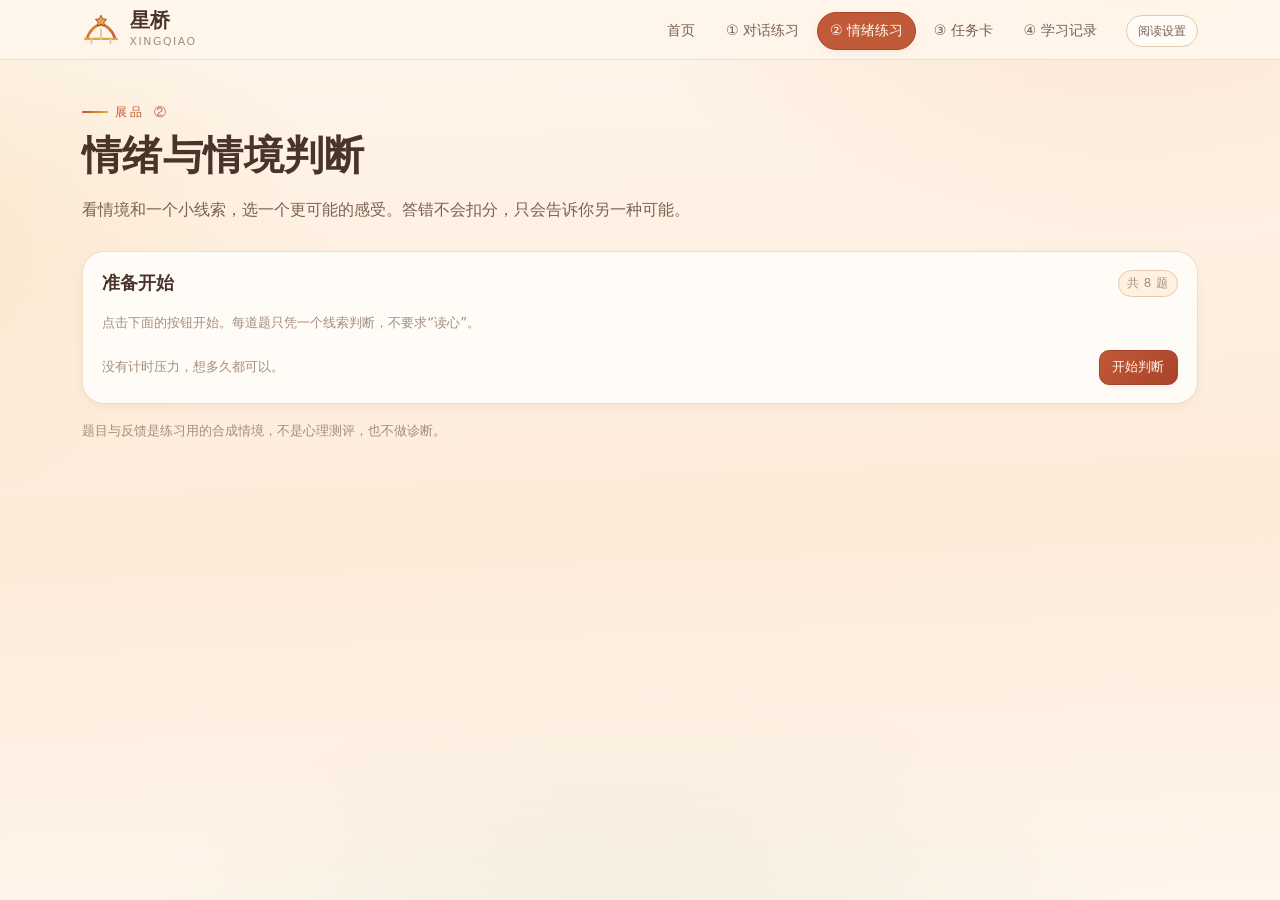
<file: frontend/展品2-情绪情境练习.html>
<!DOCTYPE html>
<html lang="zh-CN">
<head>
<meta charset="utf-8">
<meta name="viewport" content="width=device-width, initial-scale=1">
<title>情绪与情境判断 · 星桥</title>
<link rel="stylesheet" href="assets/xq.css">
<style>
.quiz-card{padding:1.1rem 1.2rem;margin-top:1rem}
.quiz-top{display:flex;justify-content:space-between;gap:1rem;align-items:center;flex-wrap:wrap;margin-bottom:.9rem}
.quiz-top h2{margin:0;font-size:1.12rem}
.situation{background:var(--surface-2);border:1px solid var(--line);border-radius:14px;padding:1rem 1.1rem;margin-bottom:.8rem}
.situation .label{font-size:.72rem;letter-spacing:.08em;color:var(--ink-3);text-transform:uppercase;margin-bottom:.35em}
.situation p{margin:0;font-size:1rem;line-height:1.7}
.clue{margin-top:.55rem;color:var(--ink-2);font-size:.9rem}
.clue b{color:var(--terra-deep)}
.quiz-opts{display:grid;gap:.6rem}
.qopt{text-align:left;background:var(--surface);border:1.5px solid var(--line-2);border-radius:13px;
  padding:.8rem .95rem;font:inherit;font-size:.95rem;cursor:pointer;line-height:1.55}
.qopt:hover:not(:disabled){border-color:var(--apricot);background:var(--surface-2)}
.qopt:disabled{cursor:default}
.qopt.picked{border-color:var(--terra);background:var(--terra-soft)}
.qopt.correct{border-color:var(--sage);background:var(--sage-soft)}
.qopt .n{color:var(--ink-3);font-size:.75rem;margin-right:.5em}
.feedback{margin-top:.9rem;padding:.85rem 1rem;border-radius:12px;border-left:4px solid var(--sage);
  background:var(--sage-soft);font-size:.92rem;line-height:1.65;display:none}
.feedback.on{display:block}
.feedback.alt{border-left-color:var(--apricot);background:var(--apricot-soft)}
.quiz-foot{display:flex;justify-content:space-between;gap:.8rem;align-items:center;margin-top:1rem;flex-wrap:wrap}
.result{display:none;margin-top:1rem;padding:1rem;border:1px solid var(--line);border-radius:14px;background:var(--surface-2)}
.result.on{display:block}
.result h3{margin:0 0 .4rem}
@media(max-width:640px){.quiz-card{padding:1rem}}
</style>
</head>
<body data-page="ex2">
<div id="topbar"></div>
<main class="page">
  <div class="page-head">
    <p class="kicker">展品 ②</p>
    <h1>情绪与情境判断</h1>
    <p class="lede">看情境和一个小线索，选一个更可能的感受。答错不会扣分，只会告诉你另一种可能。</p>
  </div>

  <section class="card quiz-card" aria-label="情绪判断题">
    <div class="quiz-top">
      <h2 id="quiz-title">准备开始</h2>
      <span class="chip mute" id="quiz-progress">共 8 题</span>
    </div>
    <div id="quiz-body">
      <p class="note" style="margin:0">点击下面的按钮开始。每道题只凭一个线索判断，不要求“读心”。</p>
    </div>
    <div class="quiz-foot">
      <span class="note" id="quiz-tip">没有计时压力，想多久都可以。</span>
      <button type="button" class="btn btn-sm" id="quiz-start">开始判断</button>
    </div>
    <div class="result" id="quiz-result" aria-live="polite">
      <h3 id="result-title">这一组结束了</h3>
      <p id="result-text"></p>
      <p style="margin:.5rem 0 .6rem">现在感觉怎么样？（可不选）</p>
      <div class="mood-row" id="quiz-mood"></div>
    </div>
  </section>

  <p class="note" style="margin-top:1rem">题目与反馈是练习用的合成情境，不是心理测评，也不做诊断。</p>
</main>

<script src="assets/xq.js"></script>
<script>
(function(){
  'use strict';
  const $ = id => document.getElementById(id);
  const body = $('quiz-body'), title = $('quiz-title'), progress = $('quiz-progress');
  const startBtn = $('quiz-start'), tip = $('quiz-tip');
  const result = $('quiz-result'), resultTitle = $('result-title'), resultText = $('result-text');

  const ITEMS = [
    {situation:'同学说“没事”，但一直低头收书包，没看你。', clue:'嘴上说没事，动作却有点收着。',
     options:['真的完全没事','还有点不舒服，但不想说','想让你立刻离开'], answer:1,
     explain:'语言和动作不一致时，先按“可能还有点不舒服”处理，给对方一点空间。'},
    {situation:'你讲了很久自己感兴趣的话题，对方开始看手机，只回“嗯”。', clue:'看手机、只回一个字。',
     options:['他还想继续听','可能有点走神了','他很讨厌你'], answer:1,
     explain:'更可能只是注意力掉了。可以停一下，问一句“你还想听吗”。'},
    {situation:'老师说“你再说一遍”，眉头皱了一下。', clue:'皱眉 + 让你重复。',
     options:['他没听清','他一定在生气','他觉得你故意捣乱'], answer:0,
     explain:'课堂上更常见的原因是没听清。把刚才那句说慢一点、清楚一点就好。'},
    {situation:'同学答应放学借你笔记，但放学先走了。', clue:'答应过，却没有出现。',
     options:['他故意骗你','可能临时忘了或有事','他讨厌你'], answer:1,
     explain:'一次没做到不等于故意。可以第二天问一句“昨天是不是有事”。'},
    {situation:'你问朋友想吃什么，他说“随便”。', clue:'语气很平，没有看你。',
     options:['真的什么都可以','可能不想做决定，也可能在客气','他在生你的气'], answer:1,
     explain:'“随便”常常是“我不想决定”。可以给两个具体选项，让对方二选一。'},
    {situation:'同学笑着拍你肩膀，说“你又来了”。', clue:'笑着 + 拍肩。',
     options:['在打招呼或开玩笑','在攻击你','他很害怕你'], answer:0,
     explain:'熟悉的人笑着拍肩，多数是打招呼。如果你不舒服，也可以直接说“我不太喜欢被拍”。'},
    {situation:'妈妈叹气说“你什么时候能自己收拾”。', clue:'叹气 + 具体的要求。',
     options:['她担心你，也有点累','她讨厌你','她想把你赶走'], answer:0,
     explain:'叹气更可能是在表达累和担心。可以回一句“我现在收，十分钟”。'},
    {situation:'你约同学周末出去，他说“下次吧”。', clue:'没有给具体时间。',
     options:['这次不方便','永远都不想和你出去','他很讨厌你'], answer:0,
     explain:'“下次吧”通常是这次不方便。可以再给一个具体时间，看对方是否接。'}
  ];
  const N = ITEMS.length;
  let idx = -1, items = [], qStart = 0, locked = false, runStart = 0, finished = false;

  function renderQuestion(){
    const q = ITEMS[idx];
    title.textContent = '第 ' + (idx+1) + ' 题';
    progress.textContent = (idx+1) + ' / ' + N;
    body.innerHTML = `
      <div class="situation">
        <div class="label">情境</div>
        <p>${XQ.esc(q.situation)}</p>
        <p class="clue"><b>线索：</b>${XQ.esc(q.clue)}</p>
      </div>
      <div class="quiz-opts">
        ${q.options.map((o,i)=>`<button type="button" class="qopt" data-i="${i}">
          <span class="n">${'ABC'[i]}</span>${XQ.esc(o)}</button>`).join('')}
      </div>
      <div class="feedback" id="feedback"></div>`;
    body.querySelectorAll('.qopt').forEach(b=>b.addEventListener('click',()=>choose(+b.dataset.i)));
    locked = false; qStart = performance.now();
    startBtn.style.display = 'none';
    tip.textContent = '选一个更可能的解释；不确定也没关系。';
  }

  function choose(i){
    if(locked) return;
    locked = true;
    const q = ITEMS[idx];
    const rt = Math.round(performance.now() - qStart);
    const correct = i === q.answer;
    items.push({emotion:q.options[q.answer], choice:q.options[i], correct, rtMs:rt});
    body.querySelectorAll('.qopt').forEach((b,k)=>{
      b.disabled = true;
      if(k===i) b.classList.add('picked');
      if(k===q.answer) b.classList.add('correct');
    });
    const fb = $('feedback');
    fb.classList.add('on');
    if(correct){
      fb.innerHTML = '<b>更可能的是：</b>' + XQ.esc(q.options[q.answer]) + '<br>' + XQ.esc(q.explain);
    }else{
      fb.classList.add('alt');
      fb.innerHTML = '<b>另一种可能：</b>' + XQ.esc(q.options[q.answer]) + '<br>' + XQ.esc(q.explain)
        + '<br><span class="note">你选的也不是错，只是这条线索不足以确定。</span>';
    }
    startBtn.style.display = '';
    startBtn.textContent = (idx === N-1) ? '看这一组小结' : '下一题';
    tip.textContent = '没有倒计时，也没有排名。';
  }

  function next(){
    if(idx === -1){ begin(); return; }
    if(idx >= N-1){ finish(); return; }
    idx++; renderQuestion();
  }

  function begin(){
    idx = 0; items = []; runStart = Date.now(); finished = false;
    result.classList.remove('on');
    renderQuestion();
  }

  function finish(){
    finished = true;
    const correct = items.filter(x=>x.correct).length;
    const avgRt = Math.round(items.reduce((a,b)=>a+b.rtMs,0)/items.length);
    XQ.update(s=>{
      s.quizRuns.unshift({id:'q'+XQ.uid(), ts:Date.now(), total:N, correct, avgRt, items,
        mood:null, source:'本机练习'});
    });
    title.textContent = '这一组结束了';
    progress.textContent = N + ' / ' + N;
    body.innerHTML = '<p class="note" style="margin:0">没有分数排名。你只需要知道：哪一种解释更可能，以及下次可以怎么问。</p>';
    result.classList.add('on');
    resultTitle.textContent = '这组你选了 ' + correct + ' 次更可能的解释';
    resultText.textContent = '平均每题 ' + (avgRt/1000).toFixed(1) + ' 秒。' +
      (correct === N ? '线索都用上了。' : '不确定的地方，可以下次再看一遍线索。');
    startBtn.style.display = '';
    startBtn.textContent = '再来一组';
    XQ.moodScale($('quiz-mood'), v=>{
      XQ.update(s=>{ if(s.quizRuns[0]) s.quizRuns[0].mood = v; });
      XQ.toast('情绪评分已保存',{icon:'heart'});
    });
  }

  startBtn.addEventListener('click', ()=>{
    if(finished || idx === -1){ begin(); return; }
    if(idx >= N-1){ finish(); return; }
    idx++; renderQuestion();
  });
})();
</script>
</body>
</html>
</file>
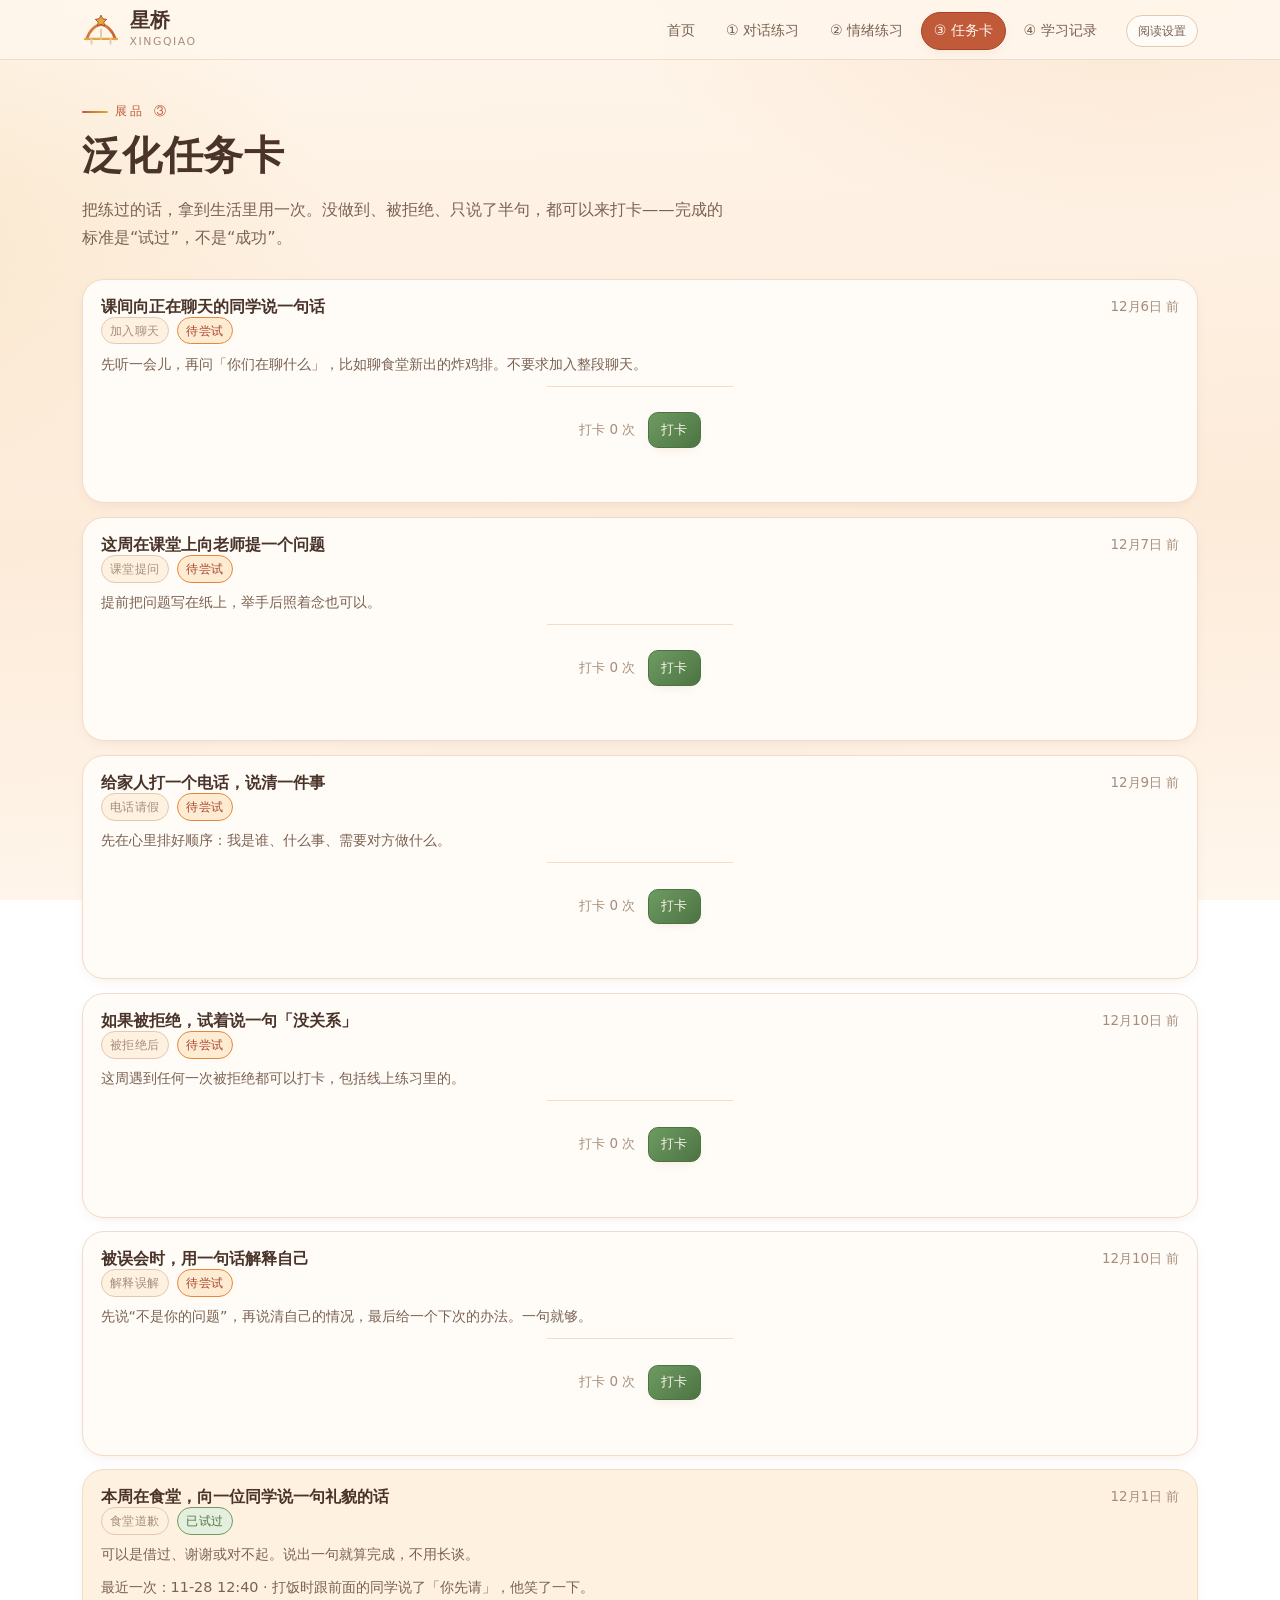
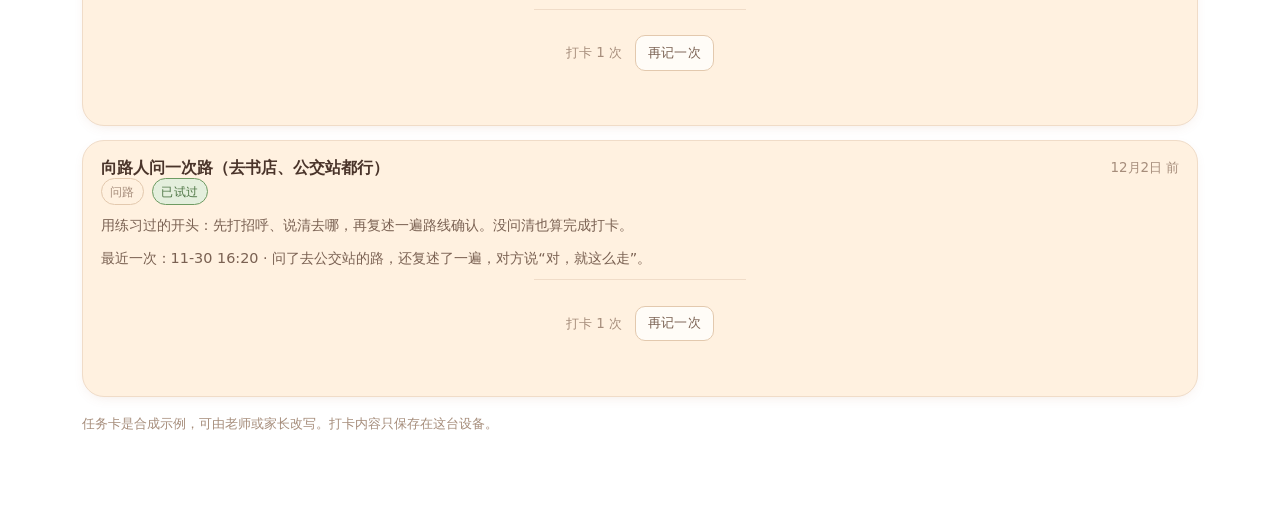
<file: frontend/展品3-泛化任务卡.html>
<!DOCTYPE html>
<html lang="zh-CN">
<head>
<meta charset="utf-8">
<meta name="viewport" content="width=device-width, initial-scale=1">
<title>泛化任务卡 · 星桥</title>
<link rel="stylesheet" href="assets/xq.css">
<style>
.task-list{display:grid;gap:.85rem;margin-top:1rem}
.task{background:var(--surface);border:1px solid var(--line);border-radius:var(--r-lg);padding:1rem 1.1rem;
  box-shadow:var(--shadow-sm);display:grid;gap:.55rem}
.task.done{background:var(--surface-2)}
.task-top{display:flex;justify-content:space-between;gap:.8rem;align-items:flex-start;flex-wrap:wrap}
.task h3{margin:0;font-size:1.02rem}
.task p{margin:0;color:var(--ink-2);font-size:.9rem;line-height:1.65}
.task .meta{display:flex;gap:.5rem;flex-wrap:wrap;align-items:center}
.task .foot{display:flex;justify-content:space-between;gap:.8rem;align-items:center;flex-wrap:wrap}
.task .foot .note{margin:0}
.modal textarea{width:100%;min-height:5.5rem;border:1.5px solid var(--line-2);border-radius:12px;padding:.7rem .8rem;
  font:inherit;background:var(--surface);color:var(--ink);resize:vertical}
</style>
</head>
<body data-page="ex3">
<div id="topbar"></div>
<main class="page">
  <div class="page-head">
    <p class="kicker">展品 ③</p>
    <h1>泛化任务卡</h1>
    <p class="lede">把练过的话，拿到生活里用一次。没做到、被拒绝、只说了半句，都可以来打卡——完成的标准是“试过”，不是“成功”。</p>
  </div>
  <div id="task-list" class="task-list"></div>
  <p class="note" style="margin-top:1rem">任务卡是合成示例，可由老师或家长改写。打卡内容只保存在这台设备。</p>
</main>
<script src="assets/xq.js"></script>
<script>
(function(){
  'use strict';
  const list = document.getElementById('task-list');
  let current = null, pickMood = null;

  function render(){
    const s = XQ.get();
    const tasks = [...s.tasks].sort((a,b)=>(a.status==='done'?1:0)-(b.status==='done'?1:0) || a.due-b.due);
    if(!tasks.length){ list.innerHTML = '<p class="note">还没有任务卡。可以让老师或家长先写一张。</p>'; return; }
    list.innerHTML = tasks.map(t=>{
      const sc = XQ.scene(t.sceneId);
      const done = t.status==='done' || t.checkins.length>0;
      return `<article class="task ${done?'done':''}">
        <div class="task-top">
          <div><h3>${XQ.esc(t.title)}</h3>
          <div class="meta"><span class="chip mute">${XQ.esc(sc.short)}</span>
          <span class="chip ${done?'ok':'hot'}">${done?'已试过':'待尝试'}</span></div></div>
          <span class="note">${XQ.fmtD(t.due)} 前</span>
        </div>
        <p>${XQ.esc(t.note)}</p>
        ${t.checkins.length?`<p class="note">最近一次：${XQ.fmtDT(t.checkins[t.checkins.length-1].ts)} · ${XQ.esc(t.checkins[t.checkins.length-1].note||'已完成')}</p>`:''}
        <div class="foot"><span class="note">打卡 ${t.checkins.length} 次</span>
          <button type="button" class="btn ${done?'btn-ghost':'btn-sage'} btn-sm" data-id="${t.id}">${done?'再记一次':'打卡'}</button></div>
      </article>`;
    }).join('');
    list.querySelectorAll('button[data-id]').forEach(b=>b.addEventListener('click',()=>openCheckin(b.dataset.id)));
  }

  function openCheckin(id){
    const s = XQ.get();
    current = s.tasks.find(t=>t.id===id);
    if(!current) return;
    pickMood = null;
    const m = XQ.modal({
      title:'打卡：' + current.title,
      body:`<p class="note" style="margin-top:0">做了什么、对方怎么反应、你当时什么感觉，写一句就够。</p>
        <label class="field"><span>这次怎么用的</span>
        <textarea id="ck-note" maxlength="300" placeholder="例如：在小区门口跟保安说了“您好，我找人”。"></textarea></label>
        <p class="note" style="margin:.4rem 0 .3rem">此刻的感觉（可不选）</p><div class="mood-row" id="ck-mood"></div>`,
      foot:`<button type="button" class="btn btn-ghost btn-sm" id="ck-cancel">取消</button>
        <button type="button" class="btn btn-sm" id="ck-save">保存打卡</button>`
    });
    XQ.moodScale(m.el.querySelector('#ck-mood'), v=>pickMood=v);
    m.el.querySelector('#ck-cancel').addEventListener('click', m.close);
    m.el.querySelector('#ck-save').addEventListener('click', ()=>{
      const note = (m.el.querySelector('#ck-note').value || '').trim();
      XQ.update(store=>{
        const t = store.tasks.find(x=>x.id===current.id);
        if(!t) return;
        t.checkins.push({ts:Date.now(), note:note || '完成一次尝试', mood:pickMood});
        t.status = 'done';
      });
      m.close(); render(); XQ.toast('打卡保存了。试过就算完成。',{icon:'check'});
    });
  }

  render();
})();
</script>
</body>
</html>
</file>
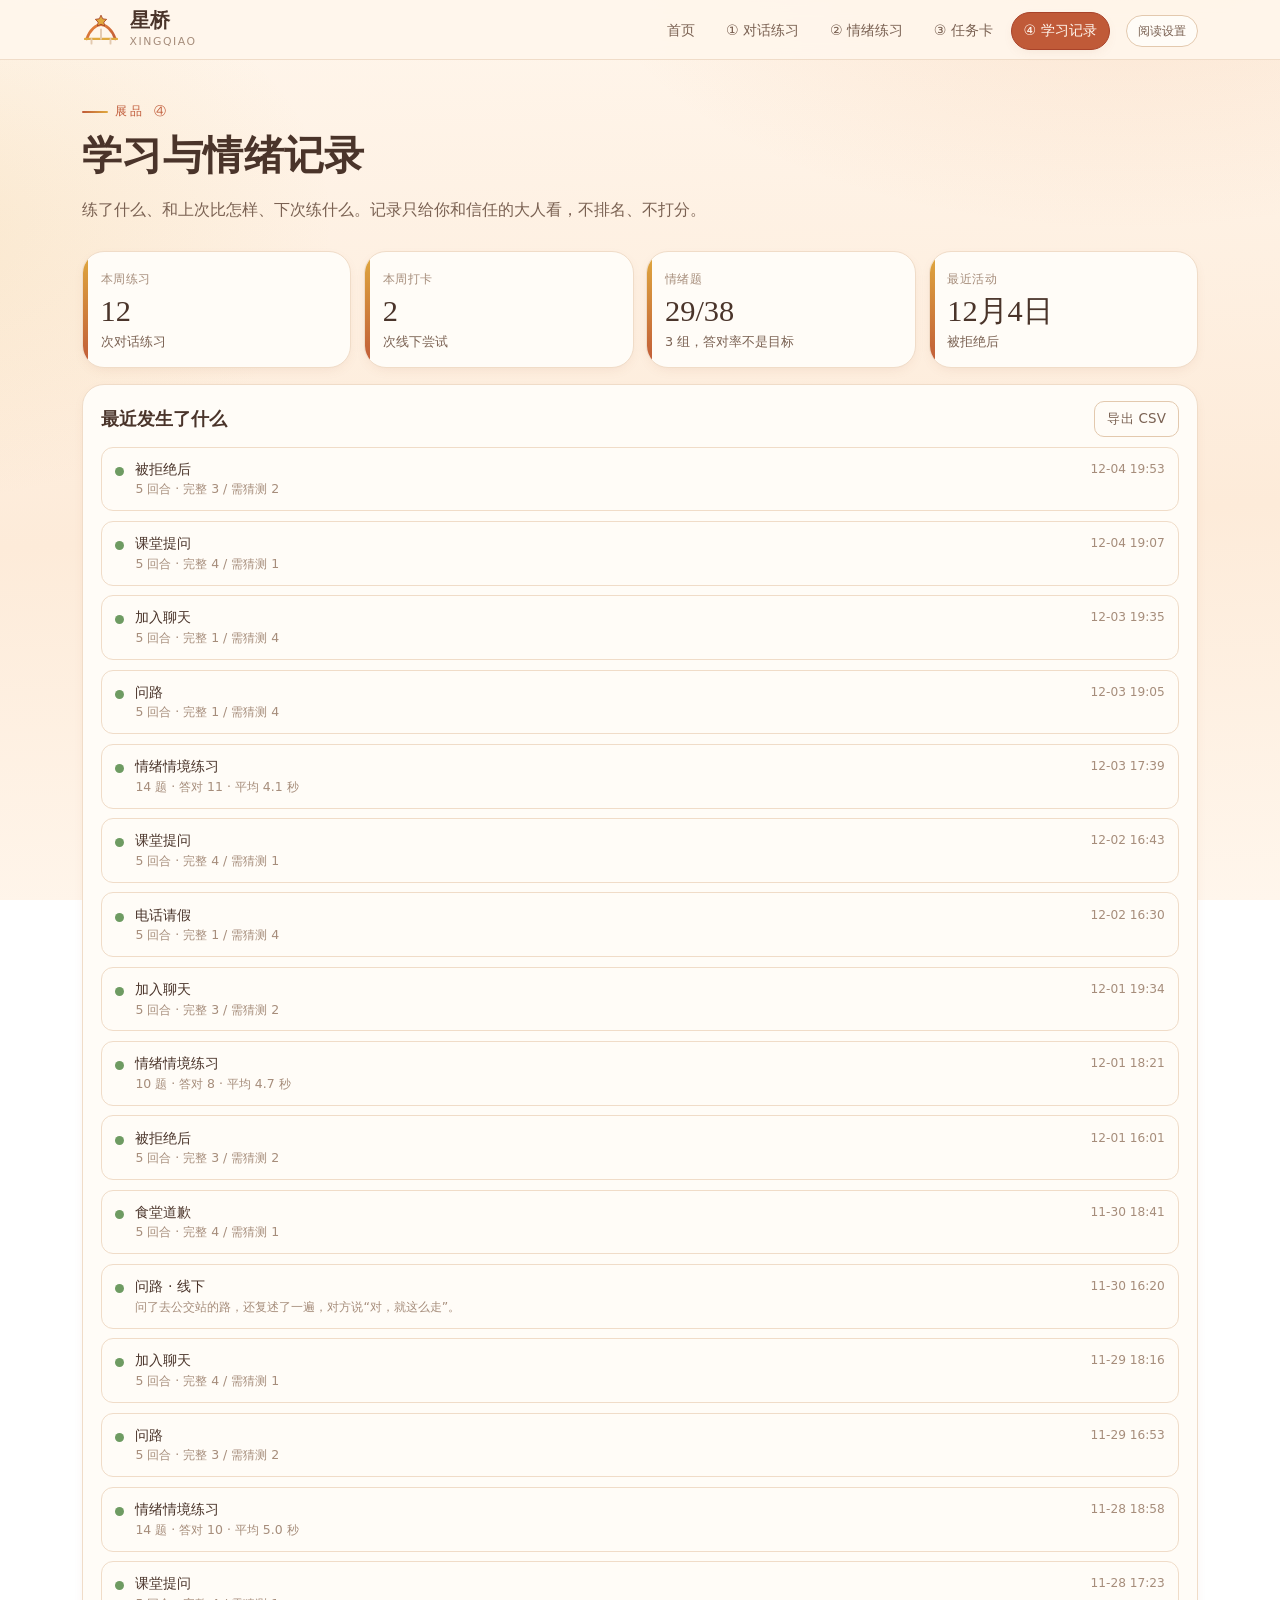
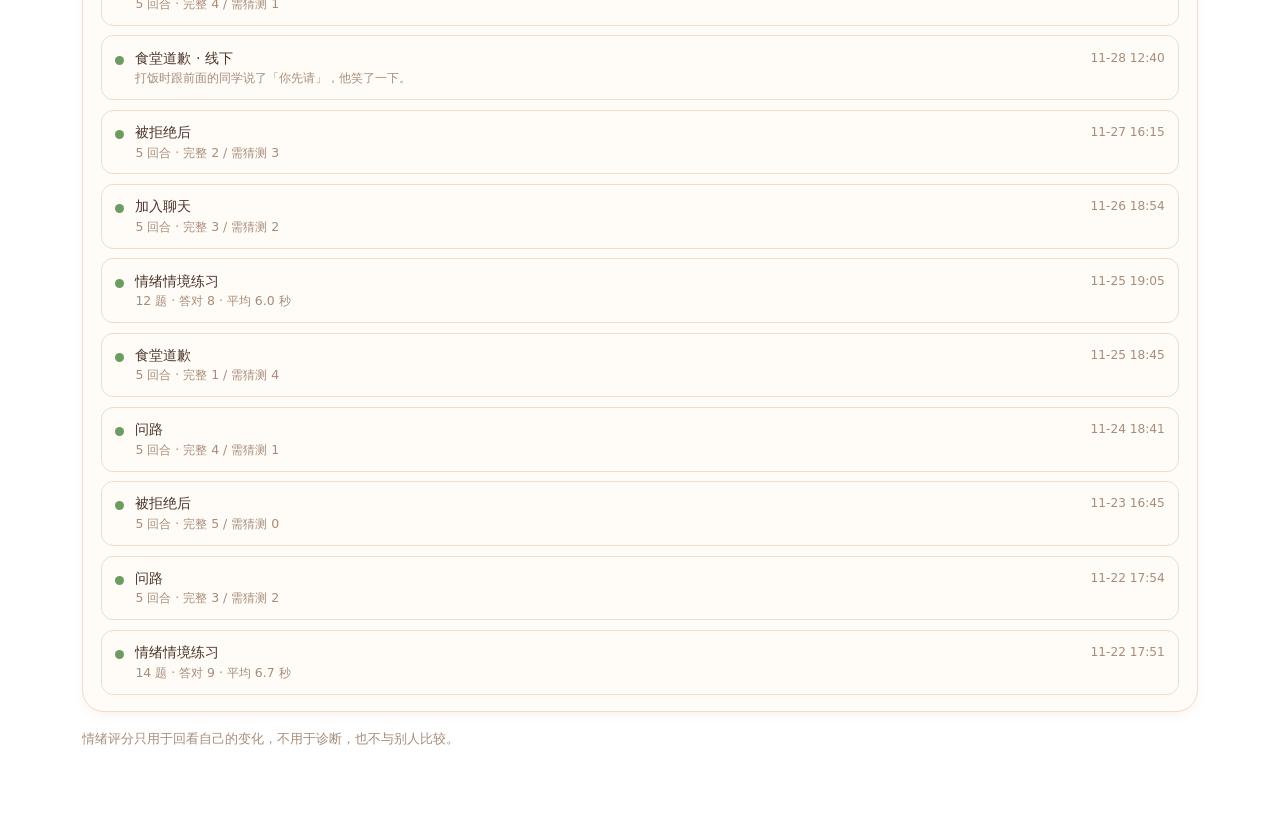
<file: frontend/展品4-学习与情绪记录.html>
<!DOCTYPE html>
<html lang="zh-CN">
<head>
<meta charset="utf-8">
<meta name="viewport" content="width=device-width, initial-scale=1">
<title>学习与情绪记录 · 星桥</title>
<link rel="stylesheet" href="assets/xq.css">
<style>
.stat-grid{display:grid;grid-template-columns:repeat(auto-fit,minmax(160px,1fr));gap:.8rem;margin:1rem 0}
.stat{background:var(--surface);border:1px solid var(--line);border-radius:var(--r-lg);padding:1rem 1.1rem}
.stat .k{font-size:.78rem;color:var(--ink-3);letter-spacing:.04em}
.stat .v{font-family:var(--serif);font-size:1.9rem;line-height:1.2;margin:.2rem 0}
.stat .n{font-size:.8rem;color:var(--ink-2)}
.timeline{display:grid;gap:.6rem;margin-top:.6rem}
.ev{display:grid;grid-template-columns:auto 1fr auto;gap:.7rem;align-items:start;
  padding:.7rem .85rem;background:var(--surface);border:1px solid var(--line);border-radius:12px}
.ev .dot{width:9px;height:9px;border-radius:50%;background:var(--sage);margin-top:.5em}
.ev .t{font-size:.9rem;line-height:1.5}
.ev .t small{display:block;color:var(--ink-3);font-size:.78rem}
.ev .when{font-size:.76rem;color:var(--ink-3);white-space:nowrap}
.empty{padding:1.2rem;border:1px dashed var(--line-2);border-radius:12px;color:var(--ink-3);font-size:.9rem}
@media(max-width:560px){.ev{grid-template-columns:auto 1fr}.ev .when{grid-column:2;text-align:left}}
</style>
</head>
<body data-page="ex4">
<div id="topbar"></div>
<main class="page">
  <div class="page-head">
    <p class="kicker">展品 ④</p>
    <h1>学习与情绪记录</h1>
    <p class="lede">练了什么、和上次比怎样、下次练什么。记录只给你和信任的大人看，不排名、不打分。</p>
  </div>

  <section class="stat-grid" id="stats" aria-label="本周概览"></section>

  <section class="card" style="padding:1rem 1.1rem" aria-label="最近记录">
    <div style="display:flex;justify-content:space-between;gap:1rem;align-items:center;flex-wrap:wrap">
      <h2 style="margin:0;font-size:1.1rem">最近发生了什么</h2>
      <button type="button" class="btn btn-ghost btn-sm" id="export">导出 CSV</button>
    </div>
    <div class="timeline" id="timeline"></div>
  </section>

  <p class="note" style="margin-top:1rem">情绪评分只用于回看自己的变化，不用于诊断，也不与别人比较。</p>
</main>
<script src="assets/xq.js"></script>
<script>
(function(){
  'use strict';
  const stats = document.getElementById('stats'), timeline = document.getElementById('timeline');

  function render(){
    const s = XQ.get();
    const ev = XQ.events(s);
    const week = ev.filter(e=>XQ.weekAgo(e.ts));
    const sessions = s.sessions.filter(x=>XQ.weekAgo(x.ts));
    const checkins = s.tasks.reduce((a,t)=>a+t.checkins.filter(c=>XQ.weekAgo(c.ts)).length,0);
    const quiz = s.quizRuns.filter(x=>XQ.weekAgo(x.ts));
    const quizCorrect = quiz.reduce((a,x)=>a+x.correct,0);
    const quizTotal = quiz.reduce((a,x)=>a+x.total,0);
    stats.innerHTML = [
      ['本周练习', week.filter(e=>e.type==='dialogue').length, '次对话练习'],
      ['本周打卡', checkins, '次线下尝试'],
      ['情绪题', quizTotal?`${quizCorrect}/${quizTotal}`:'—', quiz.length?`${quiz.length} 组，答对率不是目标`:'还没有做'],
      ['最近活动', ev[0]?XQ.fmtD(ev[0].ts):'—', ev[0]?ev[0].label:'等第一次练习']
    ].map(([k,v,n])=>`<div class="stat"><div class="k">${k}</div><div class="v">${XQ.esc(String(v))}</div><div class="n">${XQ.esc(n)}</div></div>`).join('');

    if(!ev.length){
      timeline.innerHTML = '<div class="empty">还没有记录。去 ① 对话练习或 ③ 任务卡走一次，这里就会出现。</div>';
      return;
    }
    timeline.innerHTML = ev.slice(0,40).map(e=>`
      <div class="ev"><span class="dot"></span>
        <span class="t">${XQ.esc(e.label)}<small>${XQ.esc(e.detail)}</small></span>
        <span class="when">${XQ.fmtDT(e.ts)}</span>
      </div>`).join('');
  }

  document.getElementById('export').addEventListener('click', ()=>{
    const rows = [['时间','类型','场景','内容']];
    XQ.events().forEach(e=>rows.push([new Date(e.ts).toLocaleString('zh-CN'), e.type, e.label, e.detail]));
    XQ.downloadCSV('星桥练习记录.csv', rows);
  });

  render();
  XQ.onStore(render);
})();
</script>
</body>
</html>
</file>
<file: frontend/assets/xq.css>
/* ============ 星桥 · 温馨主题设计系统 ============ */
:root{
  --bg:#FFF6EC;
  --bg-2:#FDEBD9;
  --surface:#FFFCF7;
  --surface-2:#FFF1E0;
  --ink:#4A342A;
  --ink-2:#7A6152;
  --ink-3:#A68D7B;
  --line:#F0DCC8;
  --line-2:#E3C9AE;
  --terra:#C05A38;
  --terra-deep:#A8432A;
  --terra-soft:#FBE3D7;
  --apricot:#E8873C;
  --apricot-soft:#FDEBD2;
  --honey:#E0A93E;
  --honey-soft:#FAEED2;
  --sage:#6E9B62;
  --sage-deep:#4C7443;
  --sage-soft:#E4EFDD;
  --sky:#5E8CA8;
  --sky-deep:#3D6884;
  --sky-soft:#E2EDF4;
  --rose:#D06A72;
  --rose-deep:#AC4F58;
  --rose-soft:#FAE4E4;
  --lilac:#9078B0;
  --lilac-deep:#6F5890;
  --lilac-soft:#EDE6F5;
  --shadow:0 10px 30px -12px rgba(166,96,60,.22);
  --shadow-sm:0 4px 14px -6px rgba(166,96,60,.18);
  --r-lg:22px;
  --r-md:16px;
  --r-sm:11px;
  --serif:Georgia,"Noto Serif SC","Source Han Serif SC","Songti SC","STSong",serif;
  --sans:"PingFang SC","Hiragino Sans GB","Microsoft YaHei","Noto Sans SC",system-ui,-apple-system,"Segoe UI",sans-serif;
  --mono:ui-monospace,"SF Mono",Menlo,Consolas,monospace;
  --ease:cubic-bezier(.22,.8,.3,1);
  --topbar-h:118px;
}
html.hc{
  --bg:#FFFFFF;--bg-2:#F4F4F4;--surface:#FFFFFF;--surface-2:#F0F0F0;
  --ink:#141414;--ink-2:#2E2E2E;--ink-3:#4C4C4C;
  --line:#9A9A9A;--line-2:#5C5C5C;
  --terra:#9C3D1E;--terra-deep:#7C2D12;--terra-soft:#F6E3DA;
  --apricot:#B45309;--apricot-soft:#F7E8D2;
  --honey:#8A6100;--honey-soft:#F3E9CC;
  --sage:#3F6B35;--sage-deep:#2F5227;--sage-soft:#DFEBD8;
  --sky:#2C587A;--sky-deep:#1F4260;--sky-soft:#DCE9F2;
  --rose:#A33B45;--rose-deep:#822C36;--rose-soft:#F4DEDE;
  --lilac:#5E4684;--lilac-deep:#493468;--lilac-soft:#E6DEF2;
  --shadow:0 0 0 1px rgba(0,0,0,.25);--shadow-sm:0 0 0 1px rgba(0,0,0,.2);
}
*,*::before,*::after{box-sizing:border-box}
html{-webkit-text-size-adjust:100%;scroll-behavior:smooth;font-size:16px}
html.big{font-size:19px}
body{
  margin:0;min-height:100vh;color:var(--ink);
  font-family:var(--sans);line-height:1.7;
  background:
    radial-gradient(900px 500px at 88% -80px, rgba(232,135,60,.16), transparent 62%),
    radial-gradient(760px 480px at -120px 220px, rgba(224,169,62,.14), transparent 60%),
    radial-gradient(900px 600px at 50% 115%, rgba(110,155,98,.10), transparent 60%),
    linear-gradient(178deg, var(--bg) 0%, var(--bg-2) 58%, var(--bg) 100%);
  background-attachment:fixed;
  text-rendering:optimizeLegibility;
}
html.hc body{background:var(--bg)}
::selection{background:var(--honey-soft);color:var(--terra-deep)}
html.no-motion *,html.no-motion *::before,html.no-motion *::after{
  animation:none!important;transition:none!important;scroll-behavior:auto!important}
@media (prefers-reduced-motion:reduce){
  *,*::before,*::after{animation-duration:.01ms!important;transition-duration:.01ms!important}
  html{scroll-behavior:auto}
}
:where(a,button,input,select,textarea,summary,[tabindex]):focus-visible{
  outline:3px solid var(--terra);outline-offset:2px;border-radius:6px}
h1,h2,h3,h4{font-family:var(--serif);font-weight:700;line-height:1.3;margin:0;color:var(--ink)}
h1{font-size:clamp(1.7rem,3.6vw,2.5rem);letter-spacing:.01em}
h2{font-size:clamp(1.3rem,2.4vw,1.7rem)}
h3{font-size:1.16rem}
h4{font-size:1rem}
p{margin:0 0 .9em}
a{color:var(--terra-deep);text-decoration-color:var(--line-2);text-underline-offset:.2em}
a:hover{color:var(--terra);text-decoration-color:currentColor}
ul,ol{margin:0 0 .9em;padding-left:1.3em}
li{margin:.25em 0}
small{font-size:.82rem;color:var(--ink-2)}
.num{font-variant-numeric:tabular-nums;font-family:var(--mono)}
.kicker{font-family:var(--mono);font-size:.74rem;letter-spacing:.22em;text-transform:uppercase;
  color:var(--terra);margin:0 0 .7em;display:flex;align-items:center;gap:.6em}
.kicker::before{content:"";width:26px;height:2px;border-radius:2px;
  background:linear-gradient(90deg,var(--terra),var(--honey))}
.lede{color:var(--ink-2);max-width:62ch;font-size:1.02rem}
.note{font-size:.84rem;color:var(--ink-3);line-height:1.65}

/* ---- 滚动条：暖色定制 ---- */
*{scrollbar-width:thin;scrollbar-color:var(--line-2) transparent}
::-webkit-scrollbar{width:11px;height:11px}
::-webkit-scrollbar-track{background:var(--surface-2);border-radius:8px}
::-webkit-scrollbar-thumb{background:linear-gradient(180deg,var(--honey),var(--apricot));
  border-radius:8px;border:2.5px solid var(--surface-2)}
::-webkit-scrollbar-thumb:hover{background:linear-gradient(180deg,var(--apricot),var(--terra))}
::-webkit-scrollbar-corner{background:transparent}

/* ---- 顶栏 ---- */
.topbar{position:sticky;top:0;z-index:50;
  background:color-mix(in srgb, var(--bg) 88%, transparent);
  backdrop-filter:blur(10px);-webkit-backdrop-filter:blur(10px);
  border-bottom:1px solid var(--line)}
html.hc .topbar{background:var(--bg)}
.topbar-in{max-width:1180px;margin:0 auto;padding:.65rem clamp(1rem,3vw,2rem) .5rem;
  display:flex;align-items:center;gap:1rem;flex-wrap:wrap}
.brand{display:flex;align-items:center;gap:.6rem;text-decoration:none;color:var(--ink);flex:0 0 auto}
.brand svg{width:38px;height:38px;flex:0 0 auto}
.brand .bt{font-family:var(--serif);font-weight:700;font-size:1.22rem;line-height:1.15;display:block}
.brand .bs{font-size:.68rem;color:var(--ink-3);letter-spacing:.14em;display:block}
.mainnav{display:flex;gap:.3rem;flex-wrap:wrap;margin-left:auto}
.mainnav a{display:inline-flex;align-items:center;gap:.42em;padding:.42em .85em;border-radius:999px;
  font-size:.88rem;color:var(--ink-2);text-decoration:none;border:1.5px solid transparent;
  transition:all .22s var(--ease);white-space:nowrap}
.mainnav a svg{width:16px;height:16px}
.mainnav a:hover{background:var(--surface-2);color:var(--terra-deep)}
.mainnav a[aria-current="page"]{background:var(--terra);border-color:var(--terra-deep);color:#FFF8F0;
  box-shadow:var(--shadow-sm)}
html.hc .mainnav a[aria-current="page"]{color:#fff}
.a11ybar{max-width:1180px;margin:0 auto;padding:0 clamp(1rem,3vw,2rem) .55rem;
  display:flex;align-items:center;gap:.45rem;flex-wrap:wrap}
.a11ybar .lbl{font-family:var(--mono);font-size:.68rem;letter-spacing:.16em;color:var(--ink-3);
  text-transform:uppercase;margin-right:.2rem}
.a11ybar .spacer{margin-left:auto;font-size:.74rem;color:var(--ink-3)}
.a11y-btn{font:inherit;font-size:.78rem;padding:.3em .8em;border-radius:999px;cursor:pointer;
  border:1.5px solid var(--line-2);background:var(--surface);color:var(--ink-2);
  transition:all .2s var(--ease);display:inline-flex;align-items:center;gap:.4em}
.a11y-btn svg{width:14px;height:14px}
.a11y-btn:hover{border-color:var(--apricot);color:var(--terra-deep)}
.a11y-btn[aria-pressed="true"]{background:var(--sage-deep);border-color:var(--sage-deep);color:#F4FAF0}
.a11y-menu{position:relative;flex:0 0 auto}
.a11y-menu summary{list-style:none;cursor:pointer;font-size:.78rem;color:var(--ink-2);
  border:1.5px solid var(--line-2);border-radius:999px;padding:.34em .9em;background:var(--surface)}
.a11y-menu summary::-webkit-details-marker{display:none}
.a11y-menu summary:hover{border-color:var(--apricot);color:var(--terra-deep)}
.a11y-menu .pop{position:absolute;right:0;top:calc(100% + .55rem);z-index:90;min-width:10.5rem;
  background:var(--surface);border:1px solid var(--line-2);border-radius:14px;padding:.5rem;
  box-shadow:var(--shadow);display:grid;gap:.35rem}
.a11y-menu .pop .a11y-btn{justify-content:flex-start;border:0;background:transparent}
.a11y-menu .pop .a11y-btn[aria-pressed="true"]{background:var(--sage-deep);color:#F4FAF0}

/* ---- 页面骨架 ---- */
.page{max-width:1180px;margin:0 auto;padding:clamp(1.4rem,3.4vw,2.6rem) clamp(1rem,3vw,2rem) 4.5rem}
.page-head{margin-bottom:1.7rem;max-width:74ch}
.page-head h1{margin-bottom:.35em}
.head-row{display:flex;align-items:flex-end;justify-content:space-between;gap:1rem;flex-wrap:wrap}
.card{background:var(--surface);border:1px solid var(--line);border-radius:var(--r-lg);
  box-shadow:var(--shadow-sm);padding:1.35rem 1.5rem}
.card.flat{box-shadow:none}
.panel{background:var(--surface);border:1px solid var(--line);border-radius:var(--r-lg);
  box-shadow:var(--shadow);overflow:hidden}
.panel-head{display:flex;align-items:center;gap:.8rem;flex-wrap:wrap;
  padding:.95rem 1.4rem;border-bottom:1px solid var(--line);
  background:linear-gradient(120deg,var(--surface-2),var(--surface) 70%)}
.panel-head h2,.panel-head h3{font-size:1.08rem}
.panel-head .right{margin-left:auto;display:flex;gap:.5rem;align-items:center;flex-wrap:wrap}
.panel-body{padding:1.3rem 1.4rem}
.grid{display:grid;gap:1.1rem}
.g2{grid-template-columns:repeat(2,minmax(0,1fr))}
.g3{grid-template-columns:repeat(3,minmax(0,1fr))}
.g4{grid-template-columns:repeat(4,minmax(0,1fr))}
.side{display:grid;grid-template-columns:minmax(0,1.6fr) minmax(0,1fr);gap:1.1rem;align-items:start}

/* ---- 按钮 /  chips ---- */
button{font:inherit;cursor:pointer}
.btn{display:inline-flex;align-items:center;justify-content:center;gap:.5em;
  background:linear-gradient(135deg,var(--terra),var(--terra-deep));color:#FFF6EE;
  border:1px solid var(--terra-deep);padding:.62em 1.3em;border-radius:13px;font-size:.94rem;
  letter-spacing:.02em;box-shadow:var(--shadow-sm);text-decoration:none;
  transition:transform .18s var(--ease),box-shadow .18s var(--ease),filter .18s var(--ease)}
.btn svg{width:17px;height:17px}
.btn:hover{filter:brightness(1.07);transform:translateY(-1px);box-shadow:var(--shadow);color:#FFF6EE}
.btn:active{transform:translateY(1px)}
.btn:disabled{opacity:.45;cursor:default;transform:none;filter:none}
.btn-ghost{background:var(--surface);color:var(--ink-2);border:1.5px solid var(--line-2);box-shadow:none}
.btn-ghost:hover{background:var(--surface-2);color:var(--terra-deep);border-color:var(--apricot)}
.btn-sage{background:linear-gradient(135deg,var(--sage),var(--sage-deep));border-color:var(--sage-deep)}
.btn-sky{background:linear-gradient(135deg,var(--sky),var(--sky-deep));border-color:var(--sky-deep)}
.btn-sm{padding:.4em .9em;font-size:.84rem;border-radius:10px}
.btn-lg{padding:.8em 1.7em;font-size:1.02rem;border-radius:15px}
.chip{display:inline-flex;align-items:center;gap:.4em;font-size:.74rem;letter-spacing:.04em;
  padding:.22em .7em;border-radius:999px;border:1px solid var(--line-2);
  background:var(--surface);color:var(--ink-2);white-space:nowrap}
.chip svg{width:13px;height:13px}
.chip.ok{background:var(--sage-soft);border-color:var(--sage);color:var(--sage-deep)}
.chip.warn{background:var(--rose-soft);border-color:var(--rose);color:var(--rose-deep)}
.chip.info{background:var(--sky-soft);border-color:var(--sky);color:var(--sky-deep)}
.chip.hot{background:var(--apricot-soft);border-color:var(--apricot);color:var(--terra-deep)}
.chip.gold{background:var(--honey-soft);border-color:var(--honey);color:#7A5A12}
html.hc .chip.gold{color:#5C4000}
.chip.mute{background:var(--surface-2);color:var(--ink-3)}
.dot{width:9px;height:9px;border-radius:50%;display:inline-block;flex:0 0 auto}

/* ---- 开关 ---- */
.switch{display:inline-flex;align-items:center;gap:.55rem;cursor:pointer;user-select:none;font-size:.86rem;color:var(--ink-2)}
.switch input{position:absolute;opacity:0;width:1px;height:1px}
.switch .track{width:42px;height:24px;border-radius:999px;background:var(--line-2);position:relative;
  transition:background .22s var(--ease);flex:0 0 auto;border:1px solid var(--line-2)}
.switch .track::after{content:"";position:absolute;top:2px;left:2px;width:18px;height:18px;border-radius:50%;
  background:var(--surface);box-shadow:0 1px 4px rgba(90,50,20,.35);transition:transform .22s var(--ease)}
.switch input:checked + .track{background:var(--sage);border-color:var(--sage-deep)}
.switch input:checked + .track::after{transform:translateX(18px)}
.switch input:focus-visible + .track{outline:3px solid var(--terra);outline-offset:2px}

/* ---- 表单 ---- */
.field{display:flex;flex-direction:column;gap:.35rem;margin-bottom:.9rem}
.field label{font-size:.86rem;font-weight:600;color:var(--ink-2)}
.field .hint{font-size:.78rem;color:var(--ink-3)}
input[type=text],input[type=search],input[type=date],textarea,select{
  font:inherit;font-size:.92rem;color:var(--ink);background:var(--surface);
  border:1.5px solid var(--line-2);border-radius:12px;padding:.55em .85em;width:100%;
  transition:border-color .2s var(--ease),box-shadow .2s var(--ease)}
textarea{resize:vertical;min-height:76px;line-height:1.6}
input:hover,textarea:hover,select:hover{border-color:var(--apricot)}
input:focus,textarea:focus,select:focus{outline:none;border-color:var(--terra);
  box-shadow:0 0 0 3px var(--terra-soft)}
.field.invalid input,.field.invalid textarea{border-color:var(--rose)}
.field .err{font-size:.78rem;color:var(--rose-deep);display:none}
.field.invalid .err{display:block}
select{appearance:none;background-image:url("data:image/svg+xml,%3Csvg xmlns='http://www.w3.org/2000/svg' width='12' height='8'%3E%3Cpath d='M1 1l5 5 5-5' stroke='%23A8432A' stroke-width='2' fill='none' stroke-linecap='round'/%3E%3C/svg%3E");
  background-repeat:no-repeat;background-position:right .8em center;padding-right:2.2em}

/* ---- 对话气泡 ---- */
.stage{background:var(--surface);border:1px solid var(--line);border-radius:var(--r-md);
  padding:1.2rem 1.3rem}
.scene-desc{font-size:.92rem;color:var(--ink-2);margin:0 0 1rem;padding-bottom:.85rem;
  border-bottom:1.5px dashed var(--line-2)}
.scene-desc .meta{display:flex;gap:.6rem;align-items:center;flex-wrap:wrap;margin-bottom:.4rem}
.line{display:grid;grid-template-columns:auto minmax(0,1fr);gap:.7rem;margin:0 0 .85rem;align-items:start}
.line .who{font-size:.72rem;letter-spacing:.1em;padding:.5em .7em;border-radius:999px;
  background:var(--surface-2);color:var(--ink-3);border:1px solid var(--line);white-space:nowrap;margin-top:.15rem}
.line .say{padding:.7rem 1rem;border-radius:4px 18px 18px 18px;max-width:56ch;font-size:.95rem;
  background:var(--surface-2);border:1px solid var(--line)}
.line.them .say{background:var(--sky-soft);border-color:#C9DCE9;border-radius:18px 4px 18px 18px}
.line.them .who{background:var(--sky-soft);color:var(--sky-deep);border-color:#C9DCE9}
.line.mine .say{background:var(--apricot-soft);border-color:#F0D5B4}
.line.mine .who{background:var(--apricot-soft);color:var(--terra-deep);border-color:#F0D5B4}
.opts{display:grid;gap:.55rem;margin:.3rem 0 .9rem}
.opt{text-align:left;background:var(--surface);border:1.5px solid var(--line-2);
  padding:.7rem .95rem;border-radius:14px;font-size:.93rem;color:var(--ink);line-height:1.6;
  transition:all .2s var(--ease);display:block;width:100%}
.opt .tag{display:inline-flex;align-items:center;justify-content:center;width:1.5em;height:1.5em;
  border-radius:8px;background:var(--surface-2);border:1px solid var(--line-2);
  font-family:var(--mono);font-size:.72rem;color:var(--ink-2);margin-right:.6em;vertical-align:.1em}
.opt:hover:not(:disabled){border-color:var(--apricot);background:var(--apricot-soft);transform:translateX(3px)}
.opt:disabled{opacity:.45;cursor:default}
.opt.picked{opacity:1;border-color:var(--terra);background:var(--terra-soft);
  box-shadow:inset 3px 0 0 var(--terra)}
.opt.picked .tag{background:var(--terra);color:#FFF6EE;border-color:var(--terra-deep)}
.feedback{border-radius:14px;padding:.85rem 1.1rem;font-size:.92rem;margin:0 0 .9rem;
  border:1px solid var(--sage);border-left:5px solid var(--sage);background:var(--sage-soft);color:var(--ink)}
.feedback b{color:var(--sage-deep)}
.feedback.warn{border-color:var(--honey);border-left-color:var(--apricot);background:var(--honey-soft)}
.feedback.warn b{color:var(--terra-deep)}
.feedback.crisis{border-color:var(--rose);border-left-color:var(--rose-deep);background:var(--rose-soft)}
.feedback.crisis b{color:var(--rose-deep)}
.turn-actions{display:flex;gap:.6rem;flex-wrap:wrap;align-items:center}
.progress-track{height:8px;border-radius:99px;background:var(--surface-2);border:1px solid var(--line);overflow:hidden}
.progress-fill{height:100%;border-radius:99px;background:linear-gradient(90deg,var(--honey),var(--apricot),var(--terra));
  transition:width .45s var(--ease)}

/* ---- 场景选择 ---- */
.scenes{display:grid;grid-template-columns:repeat(auto-fill,minmax(168px,1fr));gap:.7rem}
.scene-btn{text-align:left;background:var(--surface);border:1.5px solid var(--line-2);
  padding:.8rem .95rem;border-radius:16px;color:var(--ink);line-height:1.5;font-size:.88rem;
  transition:all .2s var(--ease);display:block;width:100%}
.scene-btn small{display:block;margin-top:.3em;color:var(--ink-3);font-size:.76rem}
.scene-btn b{font-size:.92rem}
.scene-btn:hover{border-color:var(--apricot);transform:translateY(-2px);box-shadow:var(--shadow-sm);background:var(--surface-2)}
.scene-btn[aria-pressed="true"]{border-color:var(--terra);background:var(--terra-soft);
  box-shadow:inset 0 0 0 1.5px var(--terra)}
.scene-btn[aria-pressed="true"] b{color:var(--terra-deep)}
.scene-btn[aria-pressed="true"] svg{color:var(--terra)}

/* ---- 情绪五档量表 ---- */
.mood-scale{display:flex;gap:.5rem;flex-wrap:wrap}
.mood-btn{flex:1 1 84px;min-width:78px;background:var(--surface);border:1.5px solid var(--line-2);
  border-radius:16px;padding:.6rem .4rem .5rem;display:flex;flex-direction:column;align-items:center;gap:.3rem;
  transition:all .2s var(--ease);color:var(--ink-2)}
.mood-btn svg{width:40px;height:40px}
.mood-btn .ml{font-size:.76rem;line-height:1.3;text-align:center}
.mood-btn:hover{border-color:var(--apricot);transform:translateY(-2px);box-shadow:var(--shadow-sm)}
.mood-btn[aria-pressed="true"]{border-color:var(--terra);background:var(--terra-soft);
  box-shadow:inset 0 0 0 1.5px var(--terra);color:var(--terra-deep)}
.mood-inline{display:inline-flex;align-items:center;gap:.35em;font-size:.82rem;color:var(--ink-2)}
.mood-inline svg{width:22px;height:22px}

/* ---- 统计卡 ---- */
.stat{background:var(--surface);border:1px solid var(--line);border-radius:var(--r-md);
  padding:1rem 1.15rem;box-shadow:var(--shadow-sm);position:relative;overflow:hidden}
.stat::before{content:"";position:absolute;inset:0 auto 0 0;width:5px;
  background:linear-gradient(180deg,var(--honey),var(--terra))}
.stat.sage::before{background:linear-gradient(180deg,var(--sage),var(--sage-deep))}
.stat.sky::before{background:linear-gradient(180deg,var(--sky),var(--sky-deep))}
.stat.rose::before{background:linear-gradient(180deg,var(--rose),var(--rose-deep))}
.stat .k{font-size:.76rem;letter-spacing:.08em;color:var(--ink-3);display:flex;align-items:center;gap:.45em}
.stat .k svg{width:15px;height:15px}
.stat .v{font-family:var(--serif);font-size:1.9rem;line-height:1.15;display:block;margin:.15em 0 .1em}
.stat .v small{font-size:.9rem;font-family:var(--sans);color:var(--ink-2)}
.stat .n{font-size:.78rem;color:var(--ink-2);display:block;line-height:1.5}

/* ---- 表格 ---- */
.tbl-scroll{overflow:auto;border:1px solid var(--line);border-radius:var(--r-md);background:var(--surface);max-height:520px}
table{border-collapse:collapse;width:100%;font-size:.9rem}
caption{text-align:left;padding:.85rem 1rem .4rem;font-family:var(--serif);font-size:1.02rem}
th,td{padding:.65rem .9rem;border-bottom:1px solid var(--line);text-align:left;vertical-align:top;line-height:1.55}
thead th{position:sticky;top:0;z-index:2;background:var(--surface-2);font-size:.78rem;letter-spacing:.05em;
  color:var(--ink-2);border-bottom:1.5px solid var(--line-2);white-space:nowrap}
thead th.sortable{cursor:pointer;user-select:none}
thead th.sortable:hover{color:var(--terra-deep)}
thead th .arrow{font-size:.7em;margin-left:.3em;color:var(--terra)}
tbody tr:last-child td{border-bottom:0}
tbody tr{transition:background .15s var(--ease)}
tbody tr:hover{background:var(--apricot-soft)}
tbody tr.clickable{cursor:pointer}
td .sub{display:block;font-size:.78rem;color:var(--ink-3)}

/* ---- 标签页 ---- */
.tabs{display:inline-flex;gap:.25rem;background:var(--surface-2);border:1px solid var(--line);
  padding:.28rem;border-radius:999px}
.tabs button{border:0;background:transparent;padding:.42em 1.15em;border-radius:999px;
  font-size:.88rem;color:var(--ink-2);transition:all .2s var(--ease);display:inline-flex;gap:.45em;align-items:center}
.tabs button svg{width:16px;height:16px}
.tabs button:hover{color:var(--terra-deep)}
.tabs button[aria-selected="true"]{background:var(--surface);color:var(--terra-deep);font-weight:600;
  box-shadow:var(--shadow-sm)}

/* ---- 筛选条 ---- */
.filterbar{display:flex;gap:.55rem;align-items:center;flex-wrap:wrap;margin-bottom:1rem}
.filterbar .fchip{border:1.5px solid var(--line-2);background:var(--surface);color:var(--ink-2);
  padding:.34em .9em;border-radius:999px;font-size:.82rem;transition:all .18s var(--ease);
  display:inline-flex;align-items:center;gap:.4em}
.filterbar .fchip svg{width:14px;height:14px}
.filterbar .fchip:hover{border-color:var(--apricot);color:var(--terra-deep)}
.filterbar .fchip[aria-pressed="true"]{background:var(--terra);border-color:var(--terra-deep);color:#FFF6EE}
.filterbar .grow{flex:1 1 180px;min-width:150px;position:relative}
.filterbar .grow input{padding-left:2.2em}
.filterbar .grow svg{position:absolute;left:.7em;top:50%;transform:translateY(-50%);
  width:15px;height:15px;color:var(--ink-3);pointer-events:none}
.filterbar select{width:auto;min-width:130px;font-size:.84rem;padding:.4em 2.2em .4em .8em}

/* ---- 抽屉 / 模态 / 提示 ---- */
.scrim{position:fixed;inset:0;background:rgba(74,52,42,.38);backdrop-filter:blur(2px);
  z-index:80;opacity:0;pointer-events:none;transition:opacity .25s var(--ease)}
.scrim.open{opacity:1;pointer-events:auto}
.drawer{position:fixed;top:0;right:0;bottom:0;width:min(460px,94vw);z-index:90;
  background:var(--surface);border-left:1px solid var(--line-2);box-shadow:-18px 0 50px -20px rgba(120,60,30,.4);
  transform:translateX(105%);transition:transform .3s var(--ease);display:flex;flex-direction:column}
.drawer.open{transform:none}
.drawer-head{display:flex;align-items:center;gap:.8rem;padding:1rem 1.3rem;border-bottom:1px solid var(--line);
  background:linear-gradient(120deg,var(--surface-2),var(--surface))}
.drawer-head h3{flex:1}
.drawer-body{padding:1.2rem 1.3rem;overflow-y:auto;flex:1}
.drawer-foot{padding:.9rem 1.3rem;border-top:1px solid var(--line);display:flex;gap:.6rem;flex-wrap:wrap}
.icon-btn{width:36px;height:36px;border-radius:11px;border:1.5px solid var(--line-2);background:var(--surface);
  color:var(--ink-2);display:inline-flex;align-items:center;justify-content:center;transition:all .18s var(--ease);flex:0 0 auto}
.icon-btn svg{width:17px;height:17px}
.icon-btn:hover{border-color:var(--terra);color:var(--terra-deep);background:var(--terra-soft)}
.icon-btn.danger:hover{border-color:var(--rose);color:var(--rose-deep);background:var(--rose-soft)}
.modal-wrap{position:fixed;inset:0;z-index:95;display:flex;align-items:center;justify-content:center;
  padding:1rem;opacity:0;pointer-events:none;transition:opacity .25s var(--ease)}
.modal-wrap.open{opacity:1;pointer-events:auto}
.modal{background:var(--surface);border:1px solid var(--line-2);border-radius:var(--r-lg);
  box-shadow:0 30px 80px -20px rgba(120,60,30,.5);width:min(560px,100%);max-height:88vh;overflow-y:auto;
  transform:translateY(14px) scale(.98);transition:transform .25s var(--ease)}
.modal-wrap.open .modal{transform:none}
.modal-head{padding:1.1rem 1.4rem .8rem;display:flex;align-items:center;gap:.8rem;border-bottom:1px dashed var(--line-2)}
.modal-head h3{flex:1}
.modal-body{padding:1.1rem 1.4rem}
.modal-foot{padding:.9rem 1.4rem 1.2rem;display:flex;gap:.6rem;justify-content:flex-end;flex-wrap:wrap}
.toasts{position:fixed;bottom:1.2rem;left:50%;transform:translateX(-50%);z-index:120;
  display:flex;flex-direction:column;gap:.5rem;align-items:center;width:min(560px,94vw);pointer-events:none}
.toast{pointer-events:auto;display:flex;align-items:center;gap:.7rem;
  background:var(--ink);color:#FFF3E6;padding:.7rem 1.1rem;border-radius:14px;font-size:.88rem;
  box-shadow:0 14px 34px -10px rgba(60,35,20,.55);animation:toast-in .3s var(--ease) both;max-width:100%}
.toast svg{width:17px;height:17px;flex:0 0 auto;color:var(--honey)}
.toast .undo-btn{background:transparent;border:1.5px solid rgba(255,243,230,.5);color:#FFF3E6;
  padding:.22em .8em;border-radius:999px;font-size:.8rem;transition:all .18s var(--ease);white-space:nowrap}
.toast .undo-btn:hover{background:rgba(255,243,230,.15);border-color:#FFF3E6}
.toast.out{animation:toast-out .25s var(--ease) both}
@keyframes toast-in{from{opacity:0;transform:translateY(14px)}to{opacity:1;transform:none}}
@keyframes toast-out{to{opacity:0;transform:translateY(10px)}}

/* ---- 图表 ---- */
.chart-box{width:100%}
.chart-box svg{width:100%;height:auto;display:block}
.legend{display:flex;gap:1rem;flex-wrap:wrap;font-size:.8rem;color:var(--ink-2);margin-top:.6rem}
.legend span{display:inline-flex;align-items:center;gap:.4em}
.legend i{width:12px;height:12px;border-radius:4px;display:inline-block}
.bars-row{display:grid;grid-template-columns:minmax(72px,auto) minmax(0,1fr) auto;gap:.7rem;
  align-items:center;margin-bottom:.65rem;font-size:.86rem}
.bars-row .bl{color:var(--ink-2);text-align:right;line-height:1.35}
.bars-row .bv{font-family:var(--mono);font-size:.8rem;color:var(--ink-2);min-width:3.2em}
.bar-track{height:16px;background:var(--surface-2);border:1px solid var(--line);border-radius:99px;overflow:hidden;display:flex}
.bar-seg{height:100%;transition:width .5s var(--ease)}
.ring-wrap{display:flex;align-items:center;gap:1.1rem;flex-wrap:wrap}
.ring-wrap svg{width:112px;height:112px;flex:0 0 auto}
.ring-center{font-family:var(--serif);font-size:1.5rem;fill:var(--ink)}
.ring-sub{font-size:.62rem;fill:var(--ink-3);letter-spacing:.08em}

/* ---- 任务卡 ---- */
.task-card{background:var(--surface);border:1px solid var(--line);border-radius:var(--r-md);
  padding:1.1rem 1.25rem;box-shadow:var(--shadow-sm);display:flex;flex-direction:column;gap:.65rem;
  transition:transform .2s var(--ease),box-shadow .2s var(--ease);position:relative;overflow:hidden}
.task-card:hover{transform:translateY(-2px);box-shadow:var(--shadow)}
.task-card::before{content:"";position:absolute;top:0;left:0;right:0;height:5px;
  background:linear-gradient(90deg,var(--honey),var(--apricot),var(--terra))}
.task-card.done::before{background:linear-gradient(90deg,var(--sage),var(--sage-deep))}
.task-card .tc-top{display:flex;align-items:flex-start;gap:.7rem}
.task-card .tc-top h3{flex:1;font-size:1.02rem;line-height:1.45}
.task-card .tc-scene{display:inline-flex;align-items:center;gap:.45em;font-size:.78rem;color:var(--ink-2)}
.task-card .tc-scene svg{width:16px;height:16px}
.task-steps{display:flex;gap:.4rem;flex-wrap:wrap;font-size:.76rem;color:var(--ink-3);align-items:center}
.task-steps .st{display:inline-flex;align-items:center;gap:.35em;background:var(--surface-2);
  border:1px solid var(--line);padding:.18em .65em;border-radius:999px}
.task-steps .st.hit{background:var(--sage-soft);border-color:var(--sage);color:var(--sage-deep)}
.task-steps .ar{color:var(--line-2)}
.task-card .tc-note{font-size:.86rem;color:var(--ink-2);background:var(--surface-2);
  border-radius:10px;padding:.55rem .8rem;border:1px dashed var(--line-2)}
.task-card .tc-foot{display:flex;align-items:center;gap:.6rem;flex-wrap:wrap;margin-top:auto}
.task-card .tc-foot .due{font-size:.78rem;color:var(--ink-3);display:inline-flex;gap:.35em;align-items:center}
.task-card .tc-foot .due svg{width:14px;height:14px}
.task-card .tc-foot .grow{flex:1}

/* ---- 空状态 / 帮助卡 ---- */
.empty{display:flex;flex-direction:column;align-items:center;gap:.7rem;text-align:center;
  padding:2.4rem 1.4rem;color:var(--ink-3)}
.empty svg{width:74px;height:74px;opacity:.85}
.empty p{margin:0;font-size:.9rem;max-width:38ch}
.callout{border:1px solid var(--honey);border-left:5px solid var(--honey);background:var(--honey-soft);
  border-radius:14px;padding:.95rem 1.2rem;font-size:.9rem;margin:0 0 1.1rem}
.callout b{color:var(--terra-deep)}
.callout.sage{border-color:var(--sage);border-left-color:var(--sage-deep);background:var(--sage-soft)}
.callout.sage b{color:var(--sage-deep)}
.callout.sky{border-color:var(--sky);border-left-color:var(--sky-deep);background:var(--sky-soft)}
.callout.sky b{color:var(--sky-deep)}
.callout.rose{border-color:var(--rose);border-left-color:var(--rose-deep);background:var(--rose-soft)}
.callout.rose b{color:var(--rose-deep)}
.corpus{margin-top:1rem;padding:1rem 1.2rem;border:1px solid var(--line);border-radius:16px;
  background:var(--surface);box-shadow:var(--shadow-sm);font-size:.9rem;color:var(--ink-2);line-height:1.7}
.corpus b{color:var(--ink)}
.corpus .chip{margin:.2rem .15rem 0 0}
.rulepack{margin-top:1rem;border:1px solid var(--line);border-radius:18px;background:var(--surface);box-shadow:var(--shadow-sm)}
.rulepack summary{cursor:pointer;padding:.9rem 1.2rem;font-weight:700;font-size:.92rem;color:var(--ink);
  display:flex;align-items:center;gap:.55rem;flex-wrap:wrap;list-style:none}
.rulepack summary::-webkit-details-marker{display:none}
.rulepack summary .grow{flex:1}
.rulepack summary .tri{display:inline-block;transition:transform .2s var(--ease);color:var(--ink-3);font-size:.8rem}
.rulepack[open] summary .tri{transform:rotate(90deg)}
.rulepack[open] summary{border-bottom:1px solid var(--line)}
.rulepack .rp-body{padding:.9rem 1.2rem 1.1rem}
.rulepack .rp-grid{display:grid;grid-template-columns:repeat(auto-fit,minmax(250px,1fr));gap:.6rem}
.rulepack .rp-item{border:1px solid var(--line);border-radius:12px;padding:.65rem .8rem;background:var(--surface-2);font-size:.82rem;color:var(--ink-2)}
.rulepack .rp-item h4{font-size:.86rem;margin:0 0 .3rem;display:flex;gap:.4rem;align-items:center;color:var(--ink)}
.rulepack .rp-item p{margin:0 0 .4rem;line-height:1.55}
.rulepack .rp-item .say{color:var(--sage-deep);margin:0}
.rulepack .rp-foot{margin:.8rem 0 0;font-size:.8rem;color:var(--ink-3);line-height:1.6}
.sec-head{display:flex;align-items:baseline;gap:.7rem;flex-wrap:wrap;margin:1.9rem 0 .8rem}
.sec-head h2{font-family:var(--serif);font-size:1.18rem;margin:0}
.sec-head .note{margin:0}
.route{margin-top:1.2rem;border:1px solid var(--line);border-radius:20px;background:var(--surface);
  box-shadow:var(--shadow-sm);padding:1.1rem 1.3rem}
.route h2{font-family:var(--serif);font-size:1.05rem;margin:0 0 .3rem}
.route>p{margin:0 0 .85rem;font-size:.86rem;color:var(--ink-3)}
.route ol{margin:0;padding:0;list-style:none;display:grid;gap:.55rem;counter-reset:rt}
.route li{counter-increment:rt;display:flex;gap:.7rem;align-items:flex-start;font-size:.9rem;color:var(--ink-2);line-height:1.6}
.route li::before{content:counter(rt);flex:0 0 auto;width:1.5rem;height:1.5rem;border-radius:50%;
  display:inline-flex;align-items:center;justify-content:center;background:var(--apricot-soft);
  color:var(--terra-deep);font-weight:700;font-size:.82rem}
.route a{color:var(--terra);text-decoration:underline;text-underline-offset:2px}
.route .t{color:var(--ink-3);font-size:.78rem;margin-left:.35rem;white-space:nowrap}

/* ---- 入场动效 ---- */
@keyframes rise{from{opacity:0;transform:translateY(16px)}to{opacity:1;transform:none}}
.reveal{animation:rise .55s var(--ease) both}
.reveal.d1{animation-delay:.07s}.reveal.d2{animation-delay:.14s}
.reveal.d3{animation-delay:.21s}.reveal.d4{animation-delay:.28s}
@keyframes floaty{0%,100%{transform:translateY(0)}50%{transform:translateY(-9px)}}
.floaty{animation:floaty 5.5s ease-in-out infinite}
@keyframes glow{0%,100%{opacity:.55}50%{opacity:1}}
.glow{animation:glow 3.2s ease-in-out infinite}
@keyframes pop{0%{transform:scale(.6);opacity:0}70%{transform:scale(1.08)}100%{transform:scale(1);opacity:1}}
.pop{animation:pop .4s var(--ease) both}

/* ---- 页脚 ---- */
.foot{max-width:1180px;margin:0 auto;padding:1.6rem clamp(1rem,3vw,2rem) 2.4rem;
  border-top:1px solid var(--line);display:flex;gap:1.2rem;flex-wrap:wrap;align-items:center;
  font-size:.8rem;color:var(--ink-3)}
.foot .grow{flex:1}
.foot a{color:var(--ink-2)}

/* ---- 响应式 ---- */
@media (max-width:980px){
  .g4{grid-template-columns:repeat(2,minmax(0,1fr))}
  .g3{grid-template-columns:repeat(2,minmax(0,1fr))}
  .side{grid-template-columns:minmax(0,1fr)}
  .mainnav{margin-left:0;order:3;width:100%;overflow-x:auto;flex-wrap:nowrap;padding-bottom:.2rem}
  .topbar-in{gap:.6rem}
  .a11ybar .spacer{display:none}
}
@media (max-width:640px){
  :root{--topbar-h:150px}
  .g2,.g3,.g4{grid-template-columns:minmax(0,1fr)}
  .card,.panel-body{padding:1rem 1.05rem}
  .panel-head{padding:.8rem 1.05rem}
  .line{grid-template-columns:minmax(0,1fr)}
  .line .who{justify-self:start;margin-top:0}
  .mood-btn{flex:1 1 60px;min-width:60px}
  .mood-btn svg{width:32px;height:32px}
  .mood-btn .ml{font-size:.68rem}
  .head-row .btn{width:100%}
  .brand .bs{display:none}
  .tbl-scroll{max-height:420px}
  th,td{padding:.55rem .65rem;font-size:.84rem}
}
@media print{
  .topbar,.a11ybar,.toasts,.drawer,.scrim,.modal-wrap,.no-print{display:none!important}
  body{background:#fff}
  .page{max-width:none;padding:0}
  .card,.panel,.stat{box-shadow:none;break-inside:avoid}
  .tbl-scroll{max-height:none;overflow:visible}
  a{color:inherit;text-decoration:none}
}
.hero{position:relative;overflow:hidden;border:1px solid var(--line);border-radius:28px;
  background:linear-gradient(140deg,var(--surface) 0%,var(--bg-2) 55%,var(--honey-soft) 100%);
  box-shadow:var(--shadow);padding:clamp(1.6rem,4vw,3rem);margin-bottom:1.4rem}
.hero .inner{max-width:640px;position:relative;z-index:2}
.hero .art{position:absolute;right:clamp(-40px,2vw,40px);top:50%;transform:translateY(-50%);
  width:min(430px,52%);opacity:.96;pointer-events:none}
.hero .art svg{width:100%;height:auto;display:block}
.hero .prin{display:flex;gap:.5rem;flex-wrap:wrap;margin-top:1.2rem}
.hero .prin .chip{background:rgba(255,252,247,.75)}
.exgrid{display:grid;grid-template-columns:repeat(2,minmax(0,1fr));gap:1.1rem}
.excard{position:relative;background:var(--surface);border:1px solid var(--line);border-radius:24px;
  box-shadow:var(--shadow-sm);padding:1.5rem 1.6rem 1.3rem;display:flex;flex-direction:column;gap:.7rem;
  transition:transform .22s var(--ease),box-shadow .22s var(--ease);text-decoration:none;color:var(--ink)}
.excard:hover{transform:translateY(-4px);box-shadow:var(--shadow);color:var(--ink)}
.excard .no{position:absolute;top:1.2rem;right:1.3rem;font-family:var(--serif);font-size:2.1rem;
  color:var(--line-2);font-weight:700}
.excard .ico{width:54px;height:54px;border-radius:16px;display:flex;align-items:center;justify-content:center;color:#fff}
.excard h2{font-size:1.22rem;margin:0}
.excard p{font-size:.9rem;color:var(--ink-2);margin:0;flex:1}
.excard .stats{display:flex;gap:.5rem;flex-wrap:wrap;font-size:.8rem}
.excard .stats .chip{background:var(--surface-2)}
.excard .go{margin-top:.3rem;display:inline-flex;align-items:center;gap:.45em;color:var(--terra-deep);font-weight:600;font-size:.92rem}
.prin-grid{display:grid;grid-template-columns:repeat(3,minmax(0,1fr));gap:1.1rem;margin-top:1.1rem}
.prin-card{background:var(--surface);border:1px solid var(--line);border-radius:20px;padding:1.2rem 1.3rem;
  display:flex;gap:.8rem;align-items:flex-start;box-shadow:var(--shadow-sm)}
.prin-card .ico{width:42px;height:42px;border-radius:13px;display:flex;align-items:center;justify-content:center;flex:0 0 auto}
.prin-card h3{font-size:1rem;margin-bottom:.25em}
.prin-card p{font-size:.85rem;color:var(--ink-2);margin:0}
.ai-setup{margin-top:1.6rem;background:var(--surface);border:1px solid var(--line);border-radius:22px;
  box-shadow:var(--shadow-sm);padding:1.25rem 1.4rem}
.ai-head{display:flex;gap:1rem;align-items:flex-start;justify-content:space-between;flex-wrap:wrap}
.ai-head h2{font-size:1.06rem;margin:0 0 .3em}
.ai-head p{font-size:.88rem;color:var(--ink-2);margin:0;max-width:60ch}
.ai-details{margin-top:.95rem;border-top:1.5px dashed var(--line-2);padding-top:.75rem}
.ai-details summary{cursor:pointer;list-style:none;font-size:.88rem;font-weight:600;color:var(--terra-deep);
  display:inline-flex;align-items:center;gap:.45em;padding:.15em 0}
.ai-details summary::-webkit-details-marker{display:none}
.ai-details summary::before{content:"＋";font-weight:700;color:var(--terra)}
.ai-details[open] summary::before{content:"－"}
.ai-form{display:grid;gap:.8rem;margin-top:.9rem;max-width:640px}
.ai-form .field{margin:0}
.ai-form input[type=url],.ai-form input[type=password]{font:inherit;font-size:.9rem;color:var(--ink);
  background:var(--surface);border:1.5px solid var(--line-2);border-radius:12px;padding:.55em .85em;width:100%;
  transition:border-color .2s var(--ease),box-shadow .2s var(--ease)}
.ai-form input[type=url]:hover,.ai-form input[type=password]:hover{border-color:var(--apricot)}
.ai-form input[type=url]:focus,.ai-form input[type=password]:focus{outline:none;border-color:var(--terra);
  box-shadow:0 0 0 3px var(--terra-soft)}
.ai-presets{display:flex;gap:.45rem;flex-wrap:wrap;align-items:center}
.ai-preset{font:inherit;font-size:.8rem;padding:.3em .75em;border-radius:999px;cursor:pointer;
  background:var(--surface-2);border:1px solid var(--line-2);color:var(--ink-2)}
.ai-preset:hover{border-color:var(--apricot);color:var(--terra-deep);background:var(--apricot-soft)}
.ai-actions{display:flex;gap:.7rem;align-items:center;flex-wrap:wrap}
.ai-actions .note{max-width:46ch}
.ai-form .note{font-size:.78rem;color:var(--ink-3);margin:0}
@media (max-width:900px){
  .hero .art{display:none}
  .exgrid,.prin-grid{grid-template-columns:minmax(0,1fr)}
}

/* 兼容缺失页面的情绪量表布局 */
.mood-row{display:flex;gap:.5rem;flex-wrap:wrap}

.sr-only{position:absolute;width:1px;height:1px;padding:0;margin:-1px;overflow:hidden;clip:rect(0,0,0,0);white-space:nowrap;border:0}
</file>
